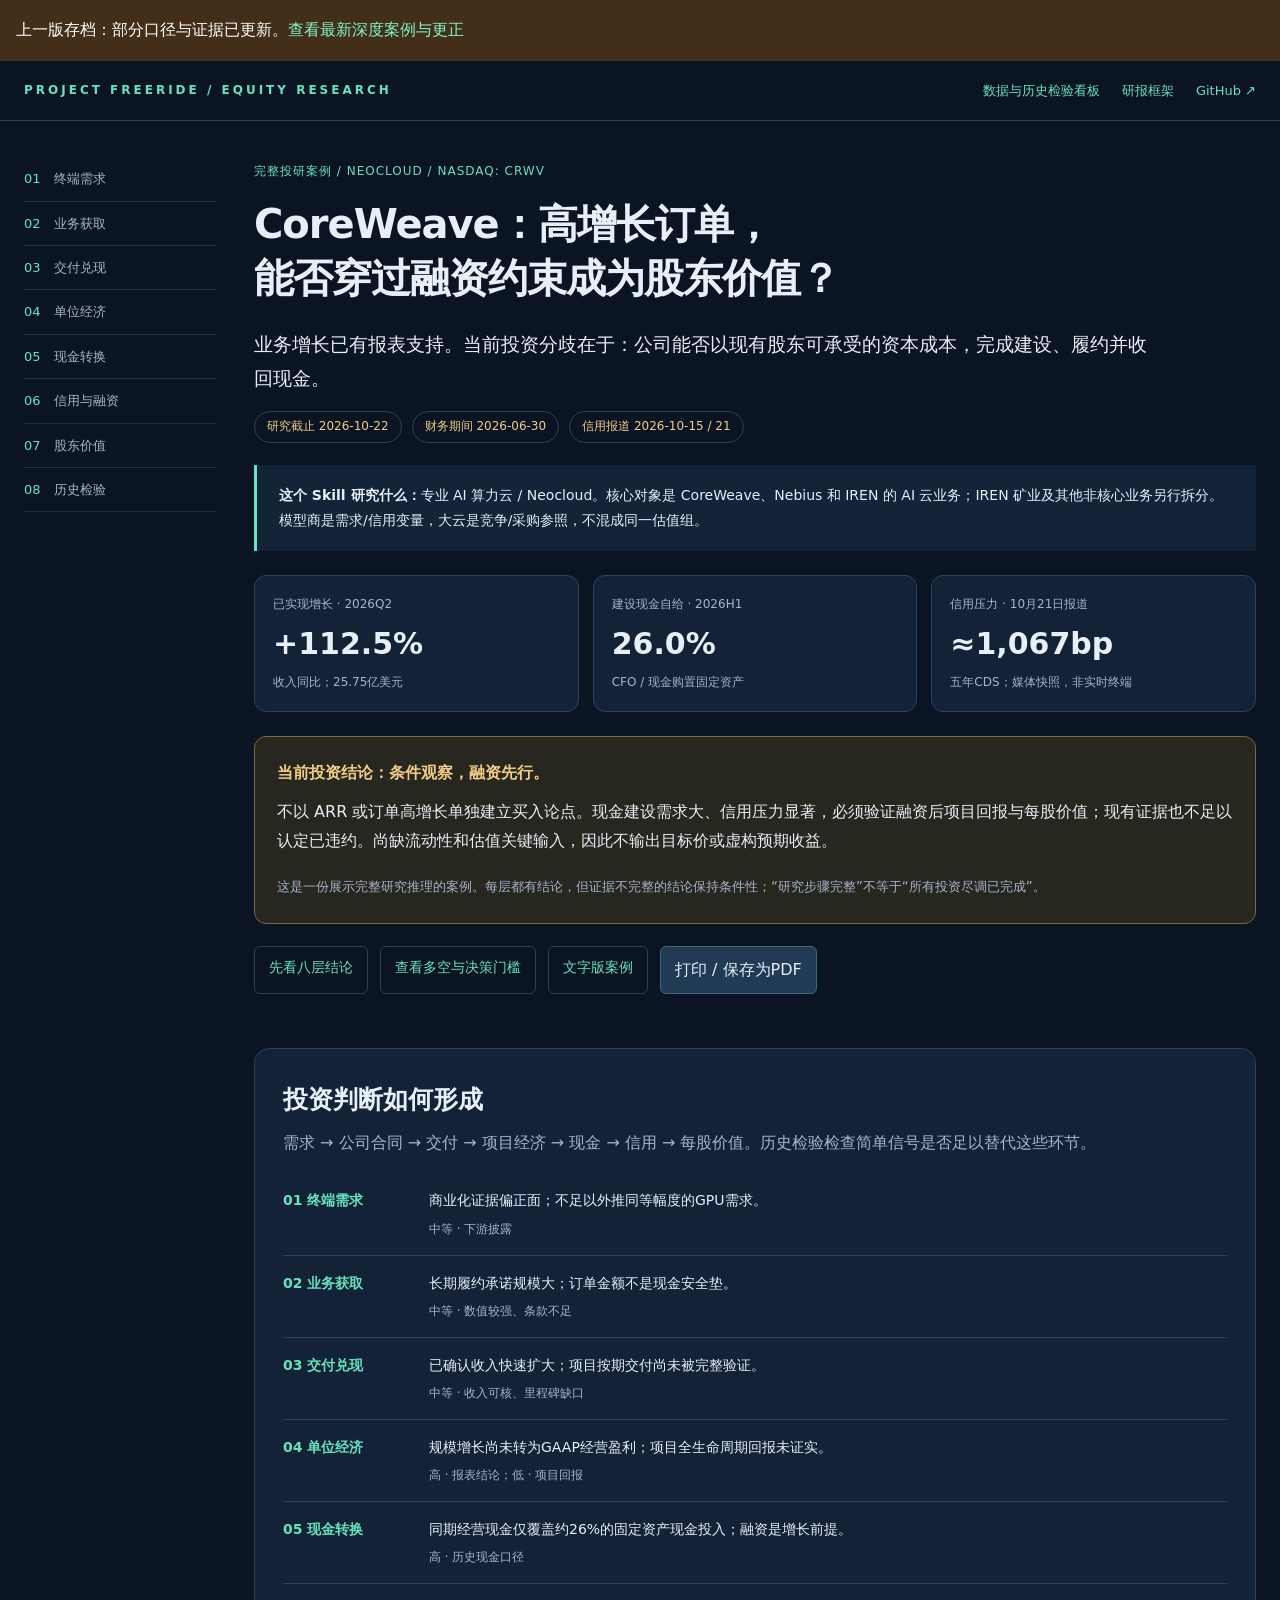
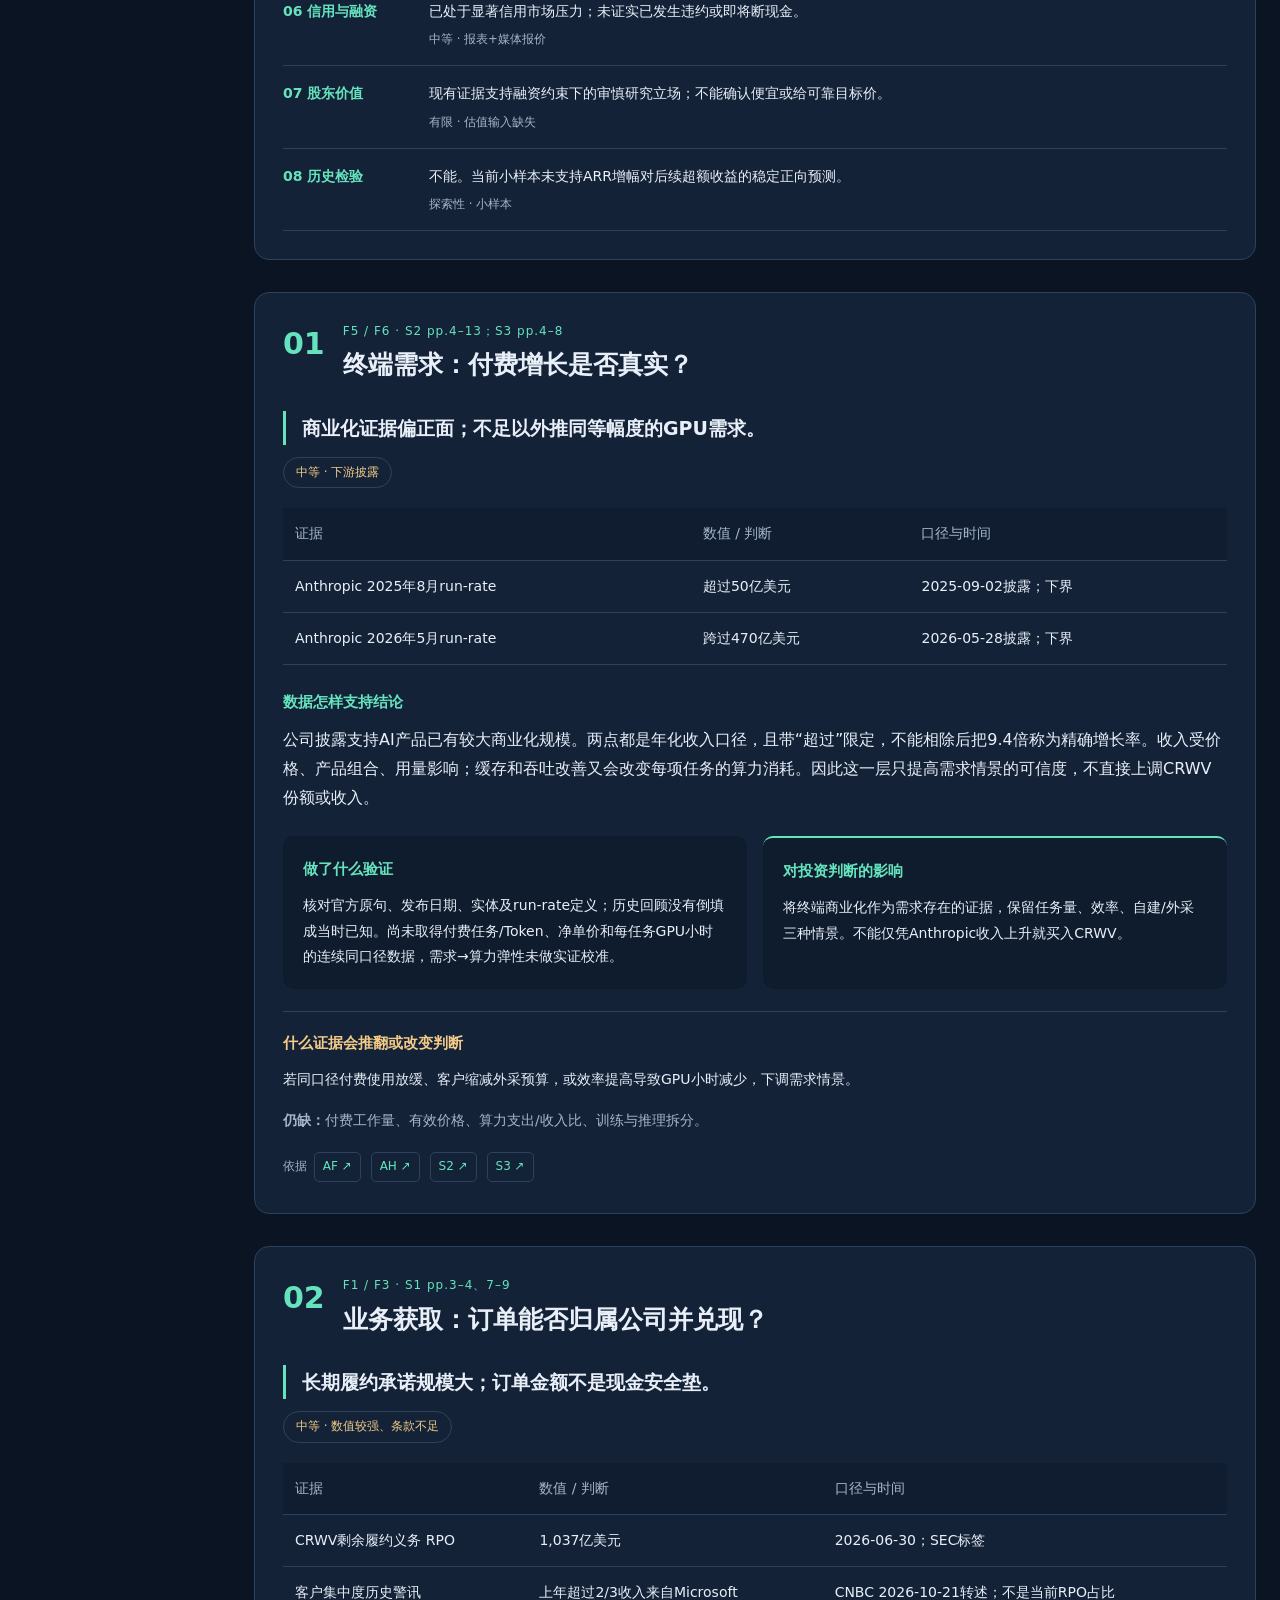
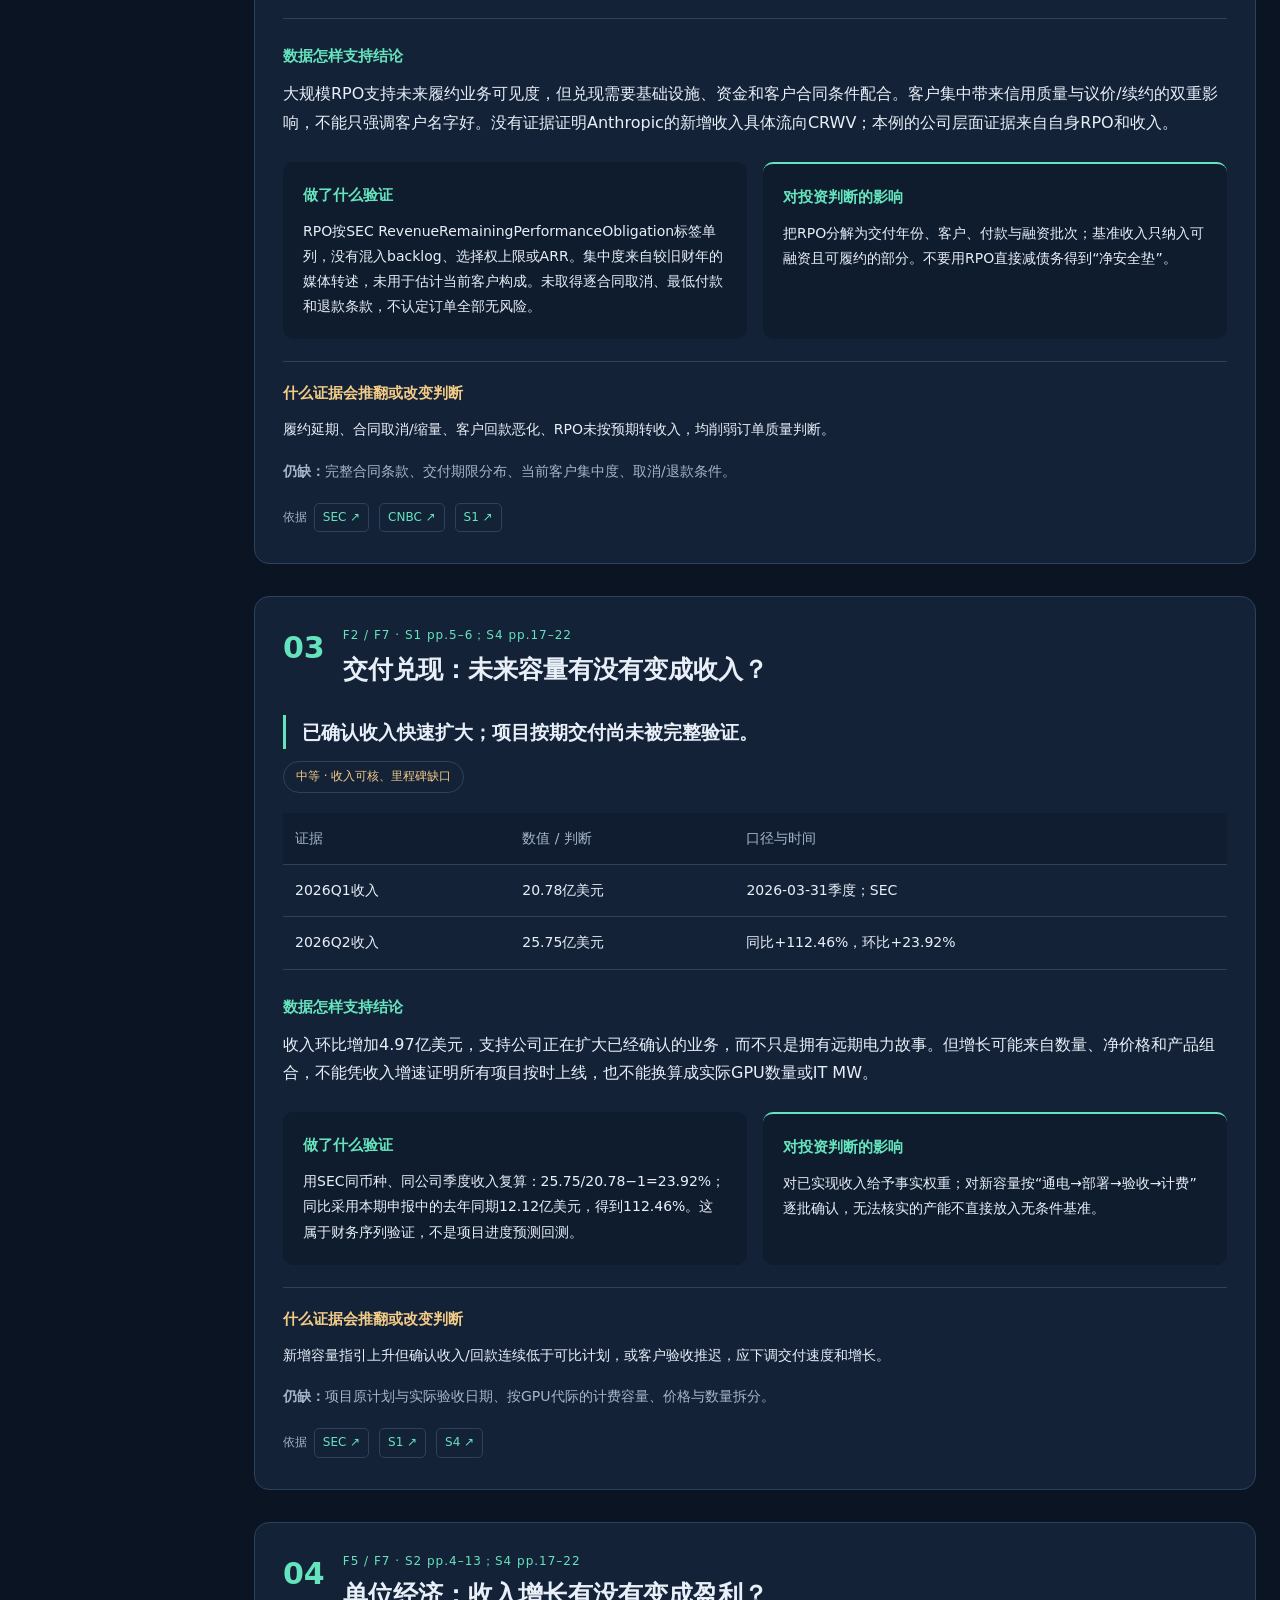
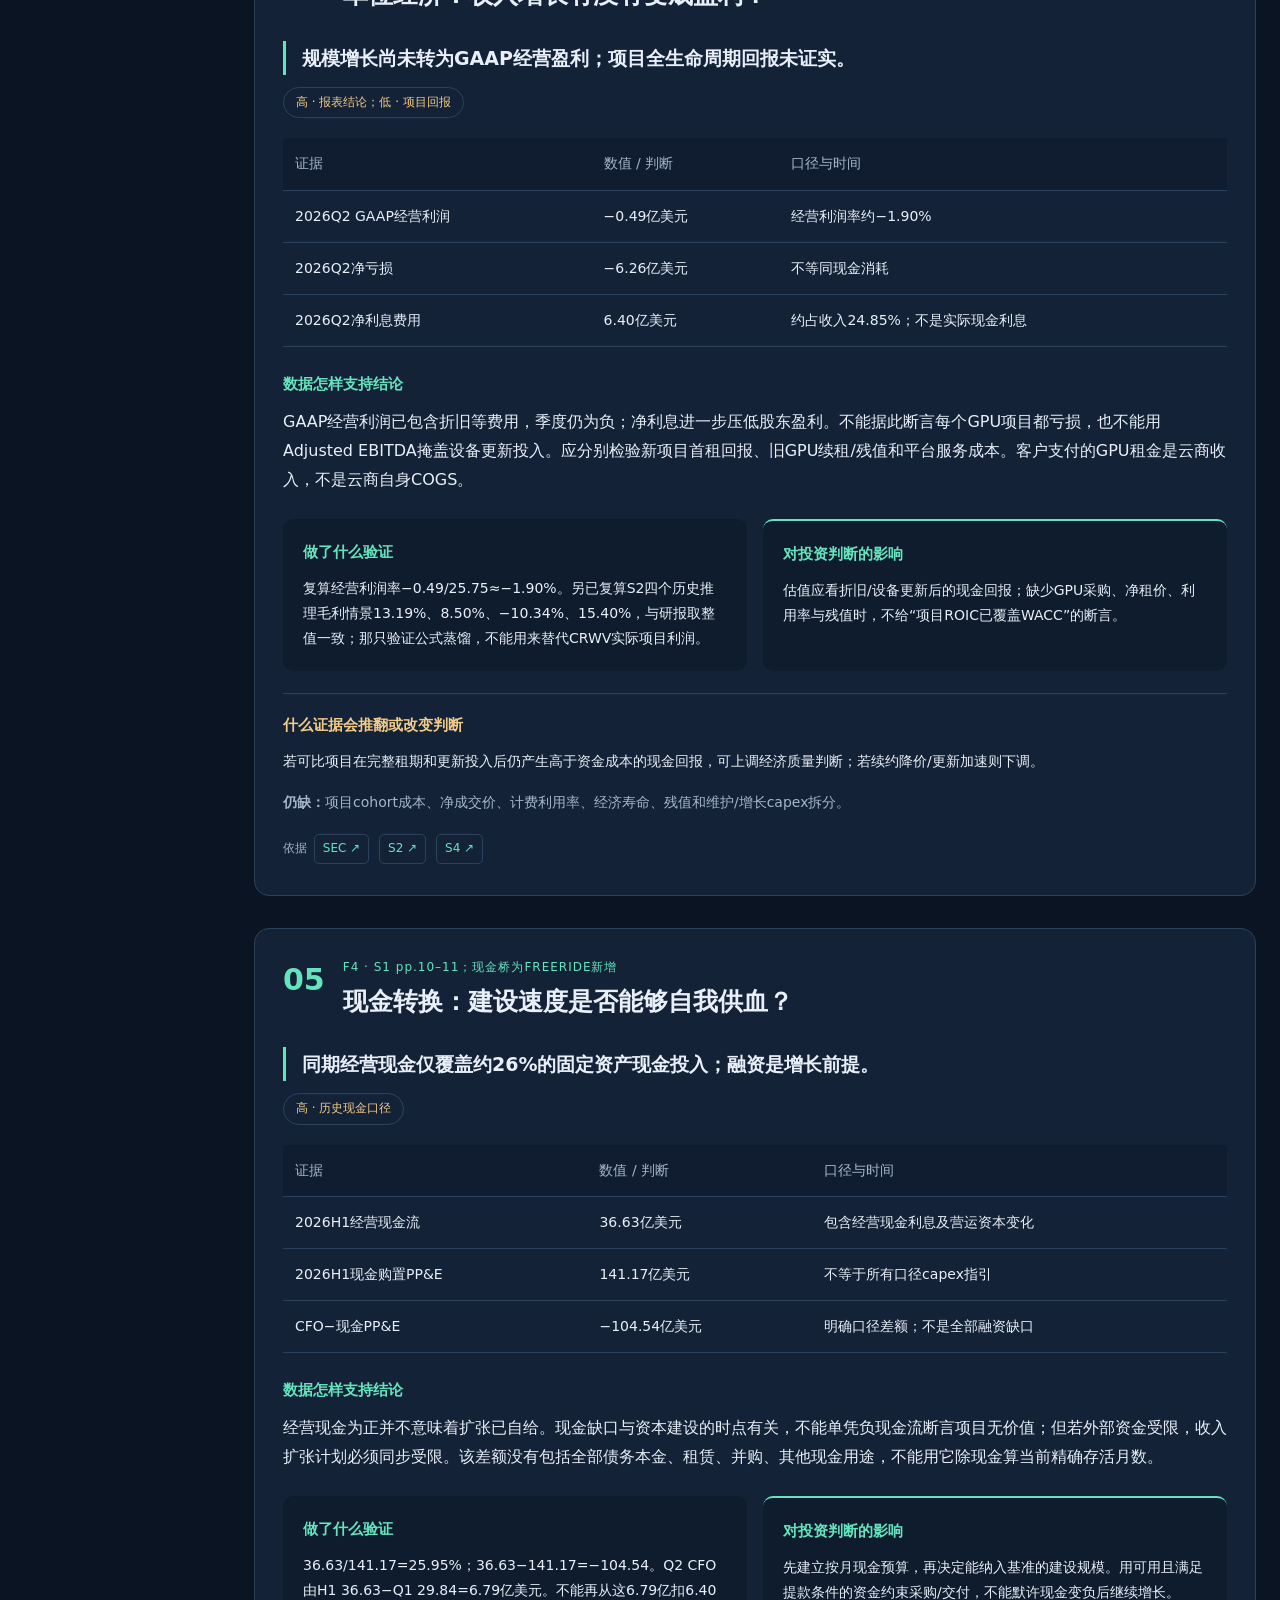
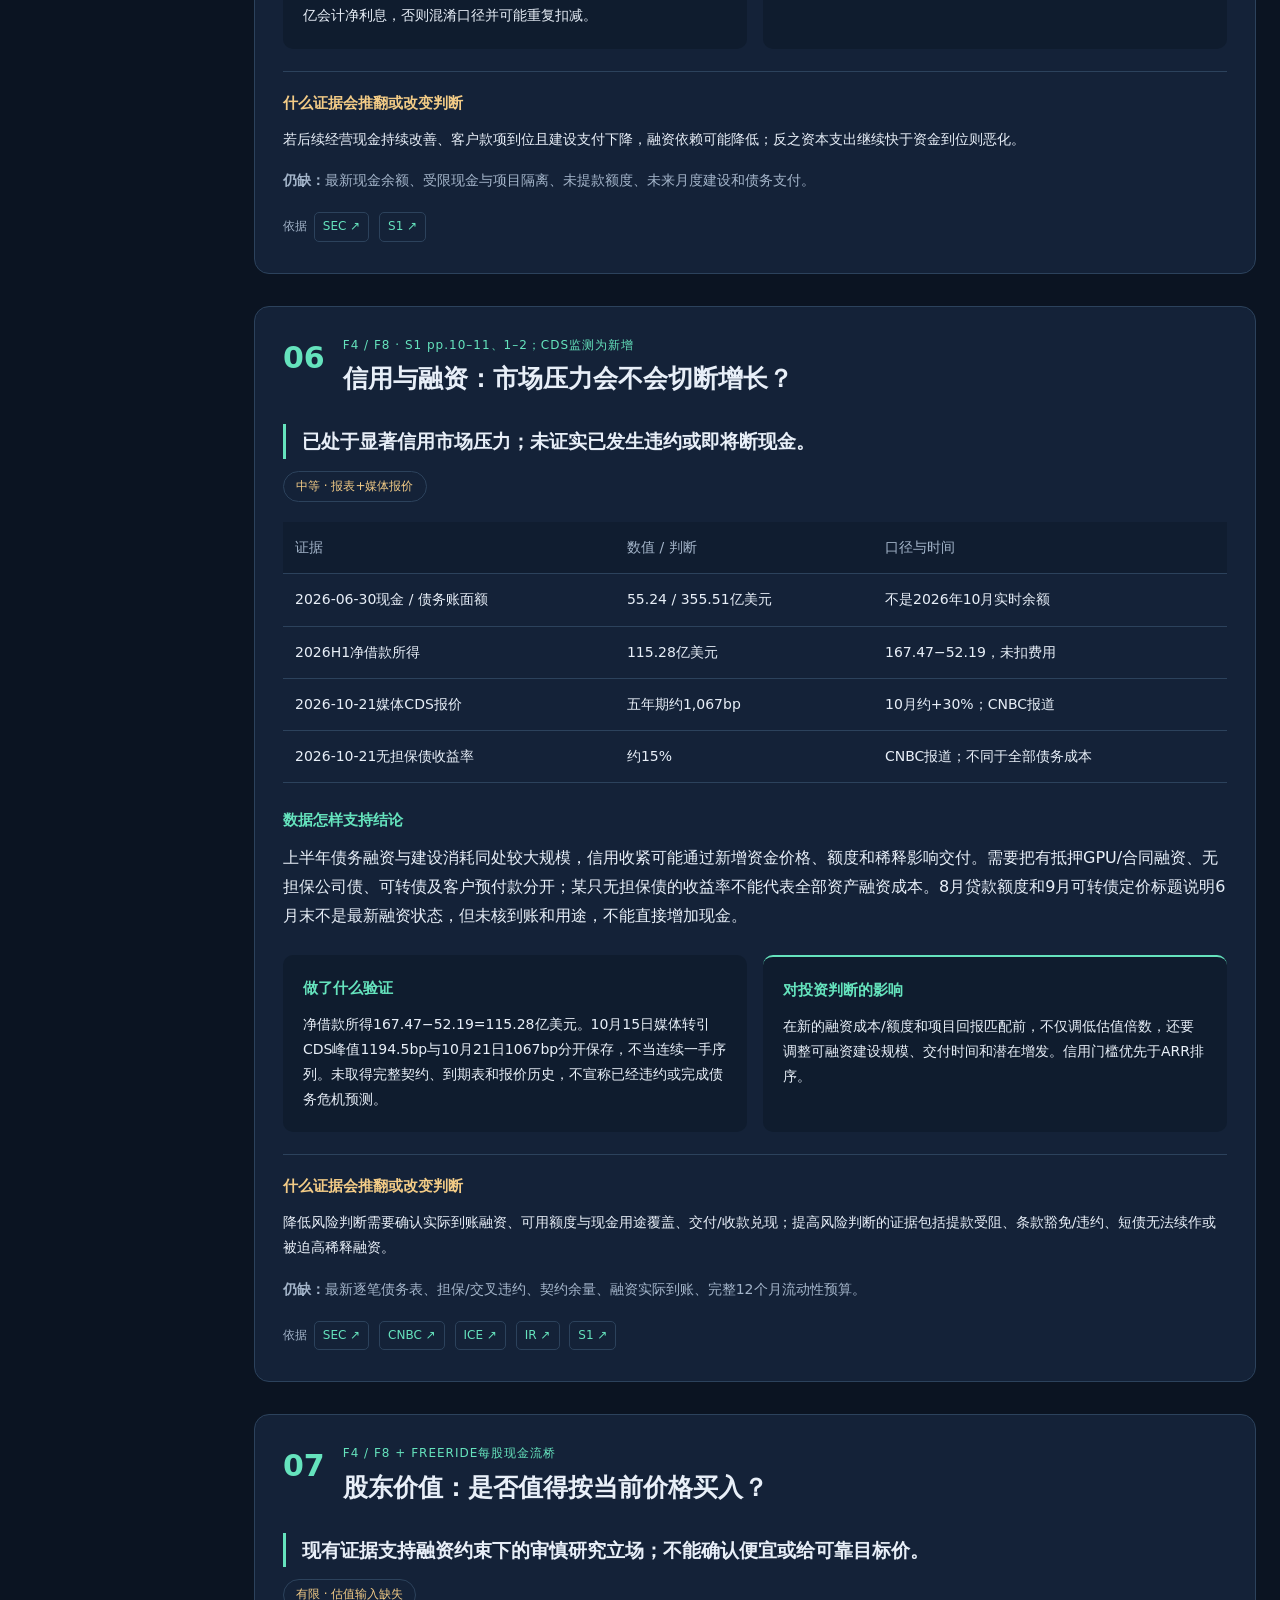
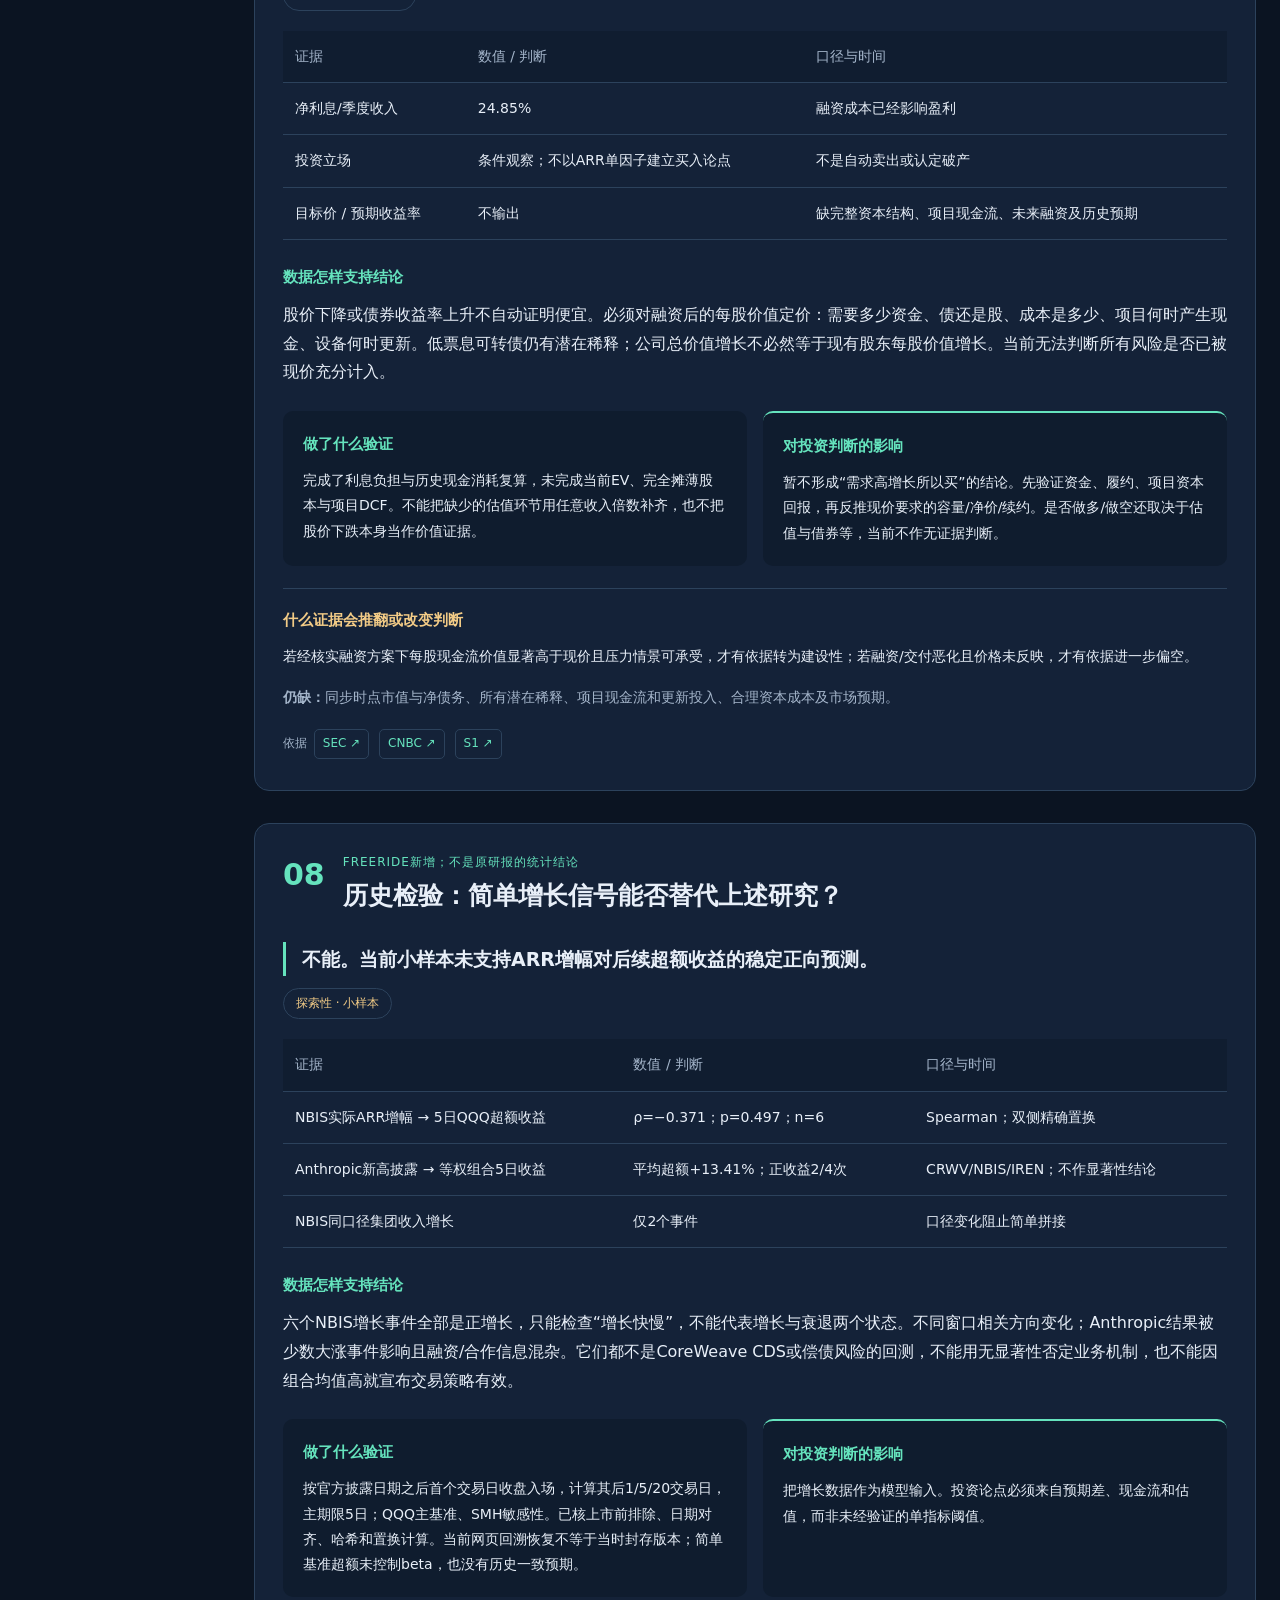
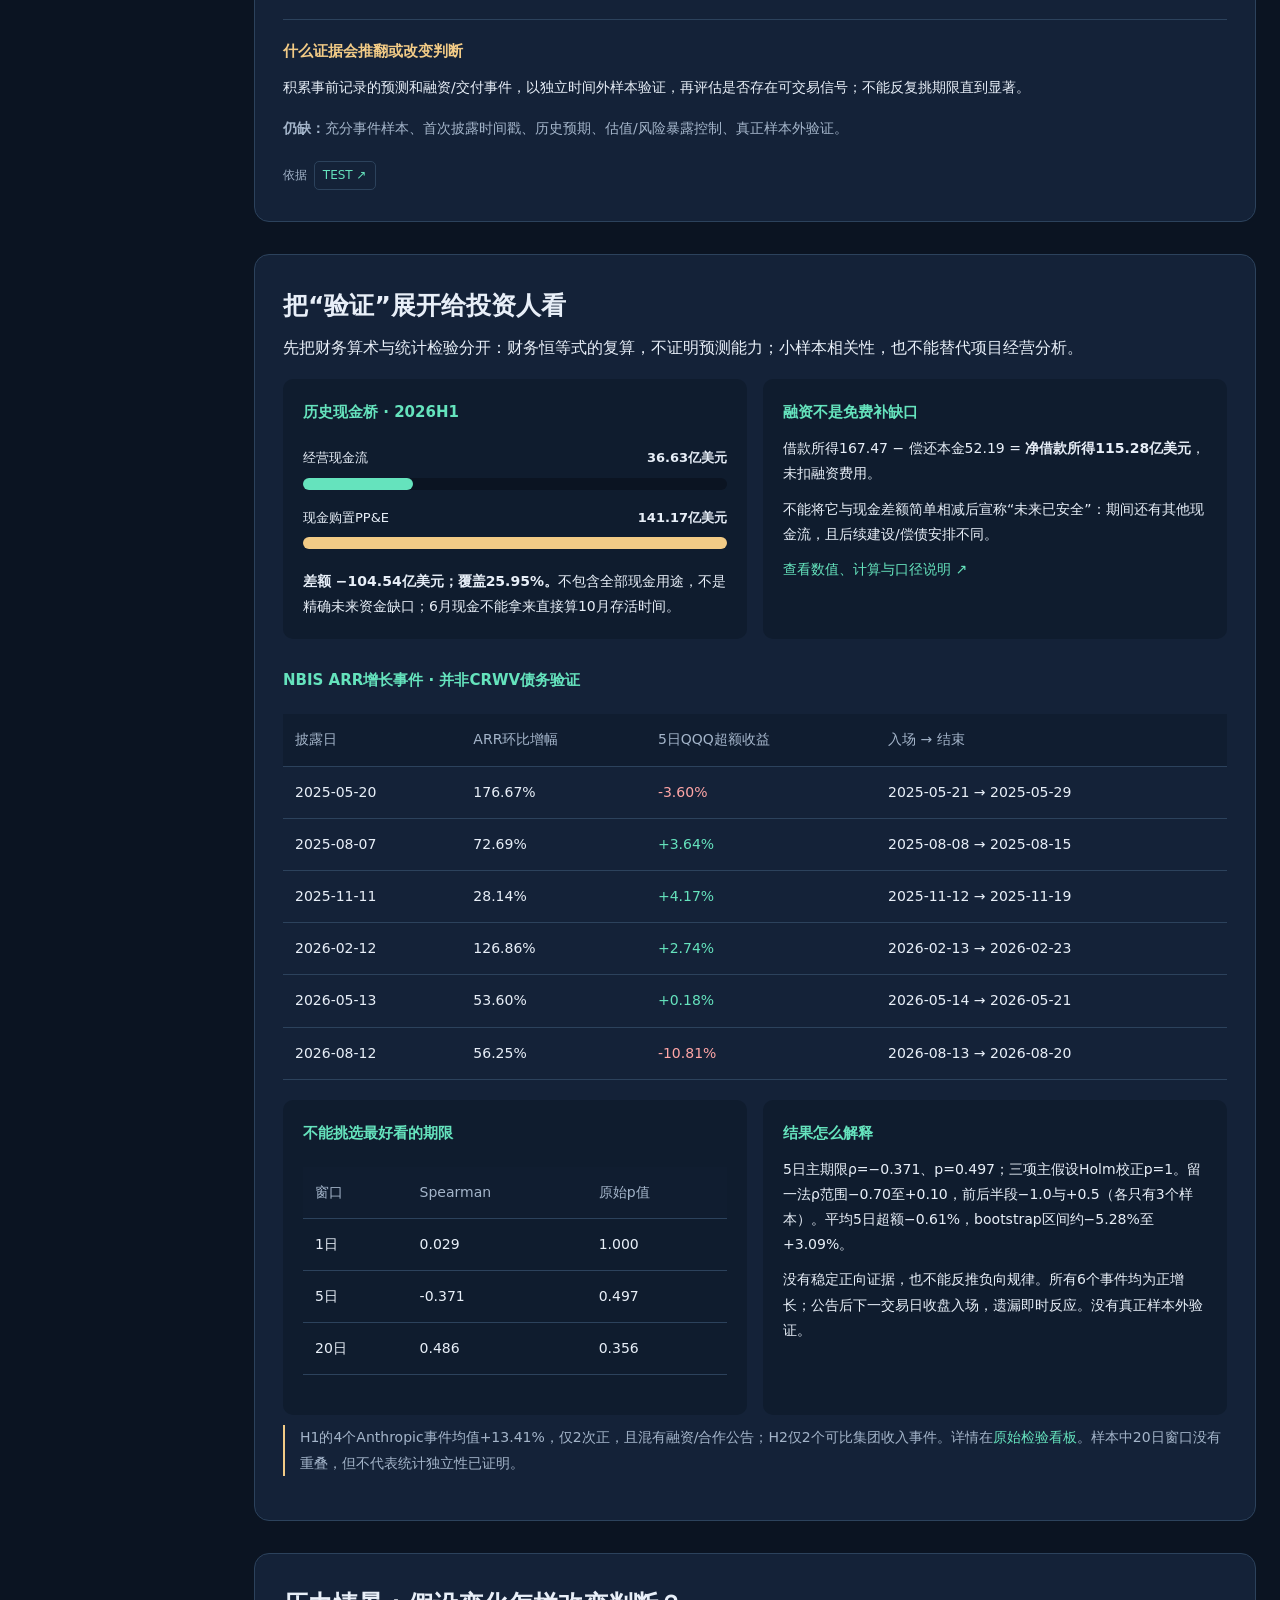
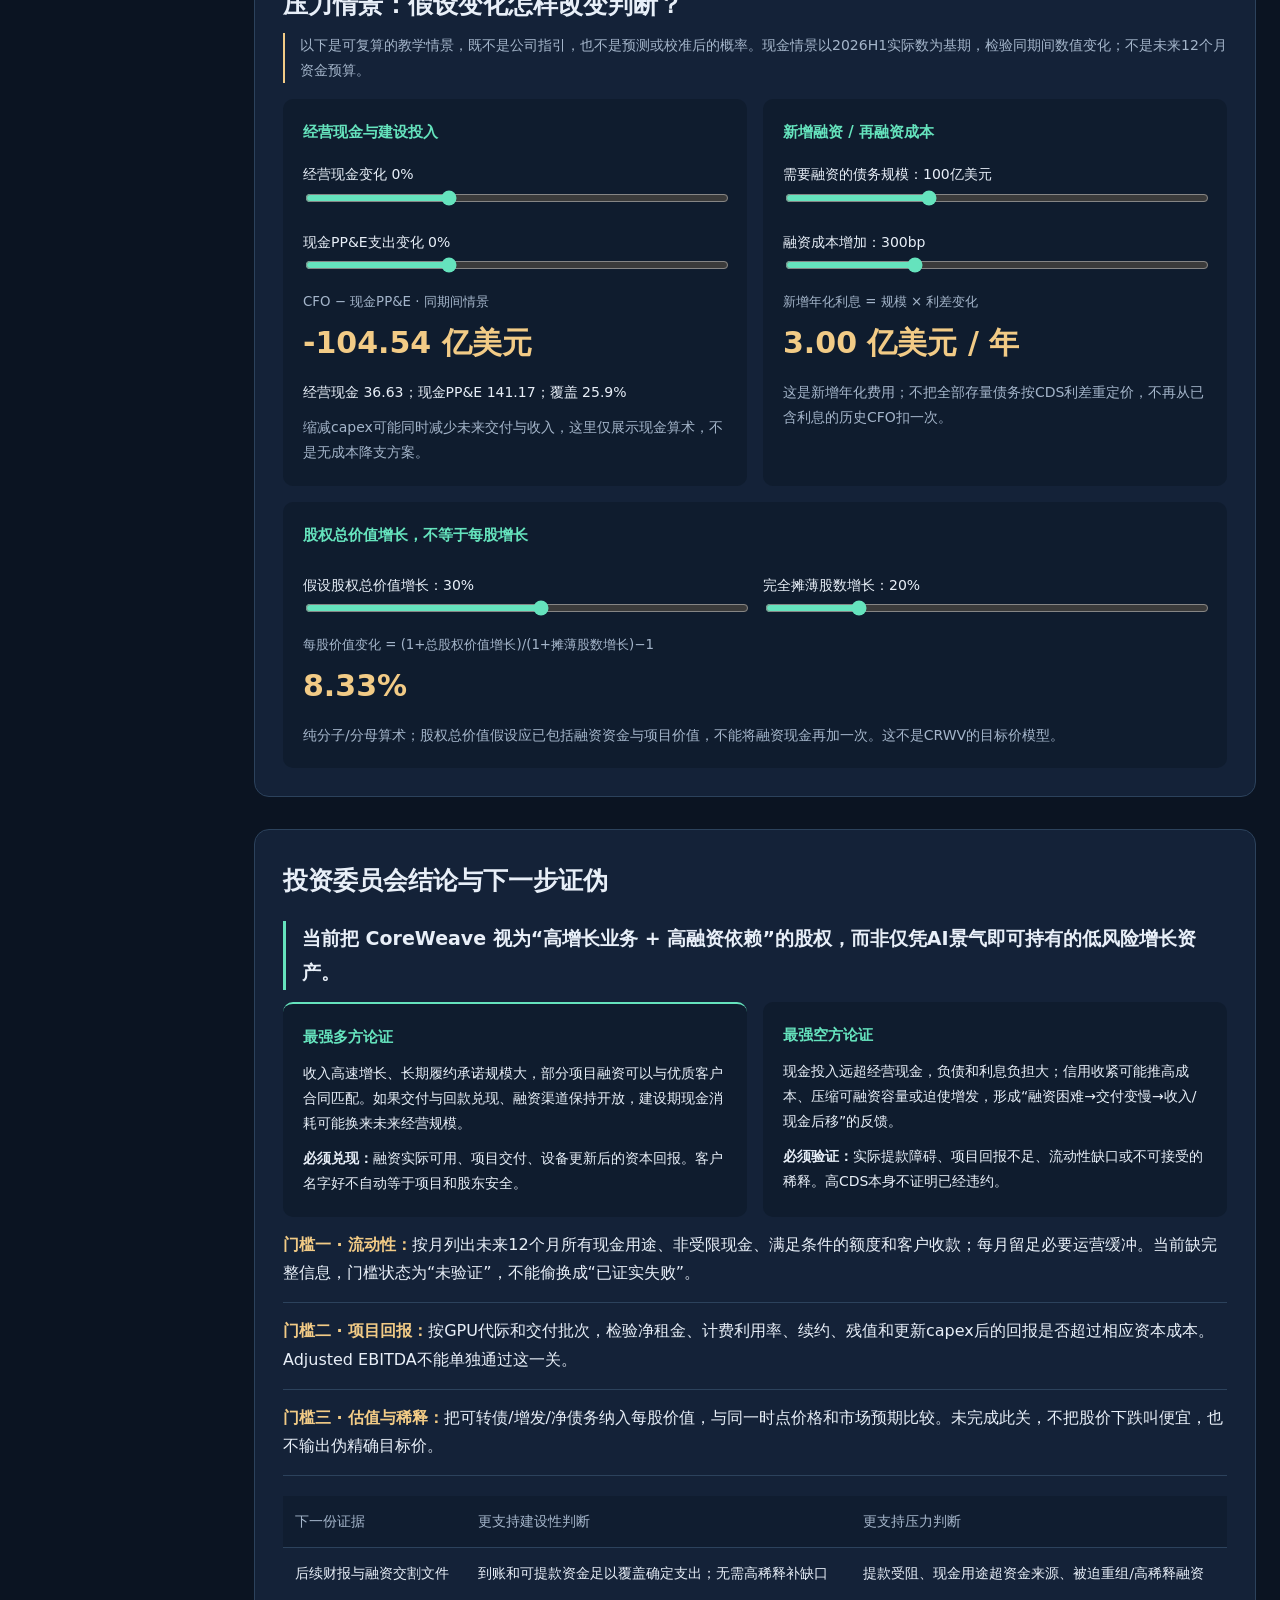
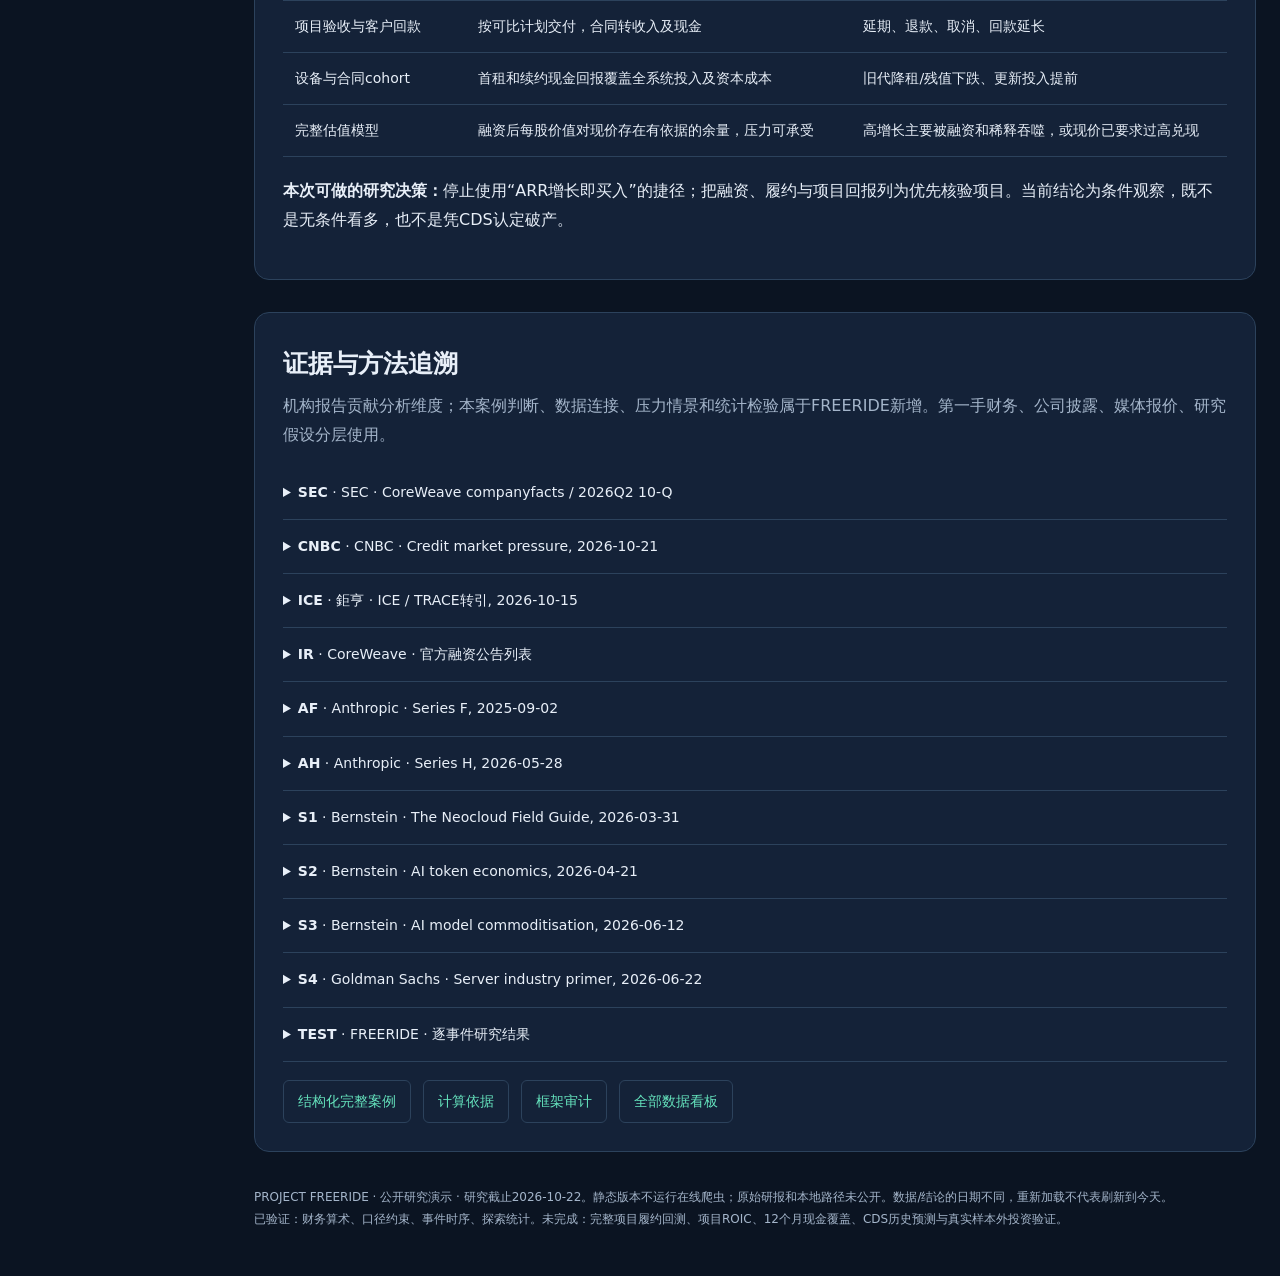
<file: case-v1.html>
<!doctype html><html lang="zh-CN"><head><meta charset="utf-8"><meta name="viewport" content="width=device-width,initial-scale=1"><meta name="description" content="PROJECT FREERIDE完整Neocloud投资案例：CoreWeave需求、合同、交付、单位经济、现金、信用、股东价值与历史验证。"><title>CoreWeave 完整投资案例 · PROJECT FREERIDE</title>
<style>
:root{--bg:#0b1422;--panel:#142238;--text:#e8eff8;--muted:#a4b5ca;--line:#2c425c;--green:#65e3bd;--amber:#f2cb86;--red:#ffa6a6}*{box-sizing:border-box}html{scroll-behavior:smooth}body{margin:0;background:var(--bg);color:var(--text);font:16px/1.8 system-ui,"Microsoft YaHei",sans-serif}a{color:var(--green);text-decoration:none}a:hover{text-decoration:underline}header{border-bottom:1px solid var(--line);padding:18px max(24px,calc((100vw - 1320px)/2));display:flex;justify-content:space-between;align-items:center;gap:20px}.brand{font-size:12px;letter-spacing:3px;font-weight:700}.toplinks{display:flex;gap:22px;font-size:13px}.shell{max-width:1320px;padding:36px 24px;margin:auto;display:grid;grid-template-columns:192px minmax(0,1fr);gap:38px}aside{position:sticky;top:22px;height:fit-content;font-size:13px}aside a{display:flex;gap:13px;color:var(--muted);padding:10px 0;border-bottom:1px solid #203047}aside a:hover{color:var(--green)}aside span{font-variant-numeric:tabular-nums;color:var(--green)}.hero{padding:4px 0 22px}.eyebrow,.kicker{font-size:12px;color:var(--green);letter-spacing:1px}h1{font-size:40px;line-height:1.35;letter-spacing:-1px;margin:14px 0 22px;max-width:900px}h2{font-size:25px;line-height:1.45;margin:5px 0}h3{font-size:15px;color:var(--green);margin:0 0 8px}p{margin:10px 0 16px}.lead{font-size:19px;line-height:1.8;max-width:900px}.muted,small{color:var(--muted)}.meta{display:flex;gap:10px;flex-wrap:wrap}.badge,.tag{border:1px solid var(--line);border-radius:20px;padding:4px 12px;font-size:12px;display:inline-block;color:var(--amber)}.scope{background:#132338;border-left:3px solid var(--green);padding:18px 22px;margin:22px 0;font-size:14px}.metrics{display:grid;grid-template-columns:repeat(3,1fr);gap:14px;margin:24px 0}.metric{border:1px solid var(--line);border-radius:12px;padding:18px;background:var(--panel)}.metric strong{display:block;font-size:30px;line-height:1.4;margin:7px 0}.metric small{font-size:12px;display:block}.judgment{border:1px solid #7c6644;background:#27261f;border-radius:12px;padding:22px;margin:22px 0}.judgment b{color:var(--amber)}.layer{margin:32px 0;border:1px solid var(--line);border-radius:15px;padding:28px;background:var(--panel);scroll-margin-top:24px}.sectiontop{display:flex;gap:18px;align-items:flex-start}.index{font-size:30px;color:var(--green);font-weight:650;line-height:1.5}.verdict{font-size:19px;font-weight:650;border-left:3px solid var(--green);padding-left:16px;margin:22px 0 12px}.tablewrap{overflow-x:auto;margin:20px 0}table{width:100%;border-collapse:collapse;font-size:14px}th,td{text-align:left;padding:13px 12px;border-bottom:1px solid var(--line);vertical-align:top}th{font-weight:500;color:var(--muted);background:#101d30}td:nth-child(2){font-variant-numeric:tabular-nums}.twocol{display:grid;grid-template-columns:1fr 1fr;gap:16px}.box{background:#0f1c2e;padding:20px;border-radius:10px}.box p{font-size:14px;margin-bottom:0}.decision{border-top:2px solid var(--green)}.analysis{margin:24px 0}.counter{margin-top:22px;border-top:1px solid var(--line);padding-top:18px;font-size:14px}.counter h3{color:var(--amber)}.sourceline{font-size:12px;color:var(--muted);margin-top:16px}.ref{border:1px solid var(--line);padding:3px 8px;border-radius:5px;margin:3px;display:inline-block}.maprow{display:grid;grid-template-columns:130px 1fr;gap:5px 16px;padding:15px 0;border-bottom:1px solid var(--line);color:var(--text);font-size:14px}.maprow small{grid-column:2}.maprow b{color:var(--green)}.negative{color:var(--red)}.positive{color:var(--green)}.note{font-size:14px;color:var(--muted);border-left:2px solid var(--amber);padding-left:15px}details{border-bottom:1px solid var(--line);padding:14px 0;font-size:14px}summary{cursor:pointer}.step{padding:14px 0;border-bottom:1px solid var(--line)}.step b{color:var(--amber)}input[type=range]{width:100%;accent-color:var(--green)}label{display:block;font-size:14px;margin:16px 0 6px}.calcnum{font-size:30px;color:var(--amber);font-weight:700}button{background:#203b53;border:1px solid #416680;color:var(--text);padding:9px 14px;border-radius:6px;cursor:pointer;font:inherit}.buttonrow{display:flex;gap:12px;flex-wrap:wrap;margin-top:18px}.buttonrow a{border:1px solid var(--line);padding:8px 14px;border-radius:6px;font-size:14px}.bars{margin:20px 0}.barlabel{display:flex;justify-content:space-between;font-size:13px}.track{height:12px;background:#0b1422;border-radius:6px;margin:8px 0 16px}.fill{height:100%;border-radius:6px;background:var(--green)}footer{margin:35px 0 10px;font-size:12px;color:var(--muted)}@media(max-width:1000px){.shell{grid-template-columns:minmax(0,1fr);gap:14px}main,aside{min-width:0}aside{position:static;display:flex;gap:14px;overflow-x:auto}aside a{white-space:nowrap}.metrics{gap:10px}h1{font-size:34px}}@media(max-width:650px){header{align-items:flex-start;flex-direction:column;padding:16px}.shell{padding:20px 16px}.layer{padding:19px}.twocol,.metrics{grid-template-columns:1fr}.maprow{grid-template-columns:1fr}.maprow small{grid-column:1}h1{font-size:29px}h2{font-size:22px}.lead{font-size:17px}th,td{min-width:110px}.toplinks{gap:15px}}@media print{body{background:white;color:#111}header,aside,.buttonrow{display:none}.shell{display:block;max-width:none}.layer,.box,.scope,.judgment,.metric{background:white;border-color:#ccc;break-inside:avoid}.muted,small,th{color:#444}h3,.kicker,a,.positive,.negative,.verdict,.index{color:#222}.track{background:#ddd}input{display:none}}
body{overflow-wrap:anywhere}.box,.layer{min-width:0}.tablewrap,aside{max-width:100%}</style></head><body><div style="padding:16px;background:#422e19;color:#fff">上一版存档：部分口径与证据已更新。<a href="index.html" style="color:#80f5ca">查看最新深度案例与更正</a></div><header><a class="brand" href="index.html">PROJECT FREERIDE / EQUITY RESEARCH</a><div class="toplinks"><a href="dashboard.html">数据与历史检验看板</a><a href="references/institutional-frameworks.html">研报框架</a><a href="https://github.com/Lancewang1/project-freeride-neocloud-demo">GitHub ↗</a></div></header>
<div class="shell"><aside><a href="#demand"><span>01</span>终端需求</a><a href="#contracts"><span>02</span>业务获取</a><a href="#delivery"><span>03</span>交付兑现</a><a href="#economics"><span>04</span>单位经济</a><a href="#cash"><span>05</span>现金转换</a><a href="#credit"><span>06</span>信用与融资</a><a href="#equity"><span>07</span>股东价值</a><a href="#history"><span>08</span>历史检验</a></aside><main>
<div class="hero"><div class="eyebrow">完整投研案例 / NEOCLOUD / NASDAQ: CRWV</div><h1>CoreWeave：高增长订单，<br>能否穿过融资约束成为股东价值？</h1><p class="lead">业务增长已有报表支持。当前投资分歧在于：公司能否以现有股东可承受的资本成本，完成建设、履约并收回现金。</p><div class="meta"><span class="tag">研究截止 2026-10-22</span><span class="tag">财务期间 2026-06-30</span><span class="tag">信用报道 2026-10-15 / 21</span></div>
<div class="scope"><b>这个 Skill 研究什么：</b>专业 AI 算力云 / Neocloud。核心对象是 CoreWeave、Nebius 和 IREN 的 AI 云业务；IREN 矿业及其他非核心业务另行拆分。模型商是需求/信用变量，大云是竞争/采购参照，不混成同一估值组。</div>
<div class="metrics"><div class="metric"><small>已实现增长 · 2026Q2</small><strong>+112.5%</strong><small>收入同比；25.75亿美元</small></div><div class="metric"><small>建设现金自给 · 2026H1</small><strong>26.0%</strong><small>CFO / 现金购置固定资产</small></div><div class="metric"><small>信用压力 · 10月21日报道</small><strong>≈1,067bp</strong><small>五年CDS；媒体快照，非实时终端</small></div></div>
<div class="judgment"><b>当前投资结论：条件观察，融资先行。</b><p>不以 ARR 或订单高增长单独建立买入论点。现金建设需求大、信用压力显著，必须验证融资后项目回报与每股价值；现有证据也不足以认定已违约。尚缺流动性和估值关键输入，因此不输出目标价或虚构预期收益。</p><small>这是一份展示完整研究推理的案例。每层都有结论，但证据不完整的结论保持条件性；“研究步骤完整”不等于“所有投资尽调已完成”。</small></div>
<div class="buttonrow"><a href="#case-map">先看八层结论</a><a href="#decision">查看多空与决策门槛</a><a href="coreweave-case.md">文字版案例</a><button onclick="window.print()">打印 / 保存为PDF</button></div></div>
<section id="case-map" class="layer"><h2>投资判断如何形成</h2><p class="muted">需求 → 公司合同 → 交付 → 项目经济 → 现金 → 信用 → 每股价值。历史检验检查简单信号是否足以替代这些环节。</p><a class="maprow" href="#demand"><b>01 终端需求</b><span>商业化证据偏正面；不足以外推同等幅度的GPU需求。</span><small>中等 · 下游披露</small></a><a class="maprow" href="#contracts"><b>02 业务获取</b><span>长期履约承诺规模大；订单金额不是现金安全垫。</span><small>中等 · 数值较强、条款不足</small></a><a class="maprow" href="#delivery"><b>03 交付兑现</b><span>已确认收入快速扩大；项目按期交付尚未被完整验证。</span><small>中等 · 收入可核、里程碑缺口</small></a><a class="maprow" href="#economics"><b>04 单位经济</b><span>规模增长尚未转为GAAP经营盈利；项目全生命周期回报未证实。</span><small>高 · 报表结论；低 · 项目回报</small></a><a class="maprow" href="#cash"><b>05 现金转换</b><span>同期经营现金仅覆盖约26%的固定资产现金投入；融资是增长前提。</span><small>高 · 历史现金口径</small></a><a class="maprow" href="#credit"><b>06 信用与融资</b><span>已处于显著信用市场压力；未证实已发生违约或即将断现金。</span><small>中等 · 报表+媒体报价</small></a><a class="maprow" href="#equity"><b>07 股东价值</b><span>现有证据支持融资约束下的审慎研究立场；不能确认便宜或给可靠目标价。</span><small>有限 · 估值输入缺失</small></a><a class="maprow" href="#history"><b>08 历史检验</b><span>不能。当前小样本未支持ARR增幅对后续超额收益的稳定正向预测。</span><small>探索性 · 小样本</small></a></section>
<section id="demand" class="layer">
 <div class="sectiontop"><span class="index">01</span><div><div class="kicker">F5 / F6 · S2 pp.4–13；S3 pp.4–8</div><h2>终端需求：付费增长是否真实？</h2></div></div>
 <p class="verdict">商业化证据偏正面；不足以外推同等幅度的GPU需求。</p><span class="badge">中等 · 下游披露</span>
 <div class="tablewrap"><table><thead><tr><th>证据</th><th>数值 / 判断</th><th>口径与时间</th></tr></thead><tbody><tr><td>Anthropic 2025年8月run-rate</td><td>超过50亿美元</td><td>2025-09-02披露；下界</td></tr><tr><td>Anthropic 2026年5月run-rate</td><td>跨过470亿美元</td><td>2026-05-28披露；下界</td></tr></tbody></table></div>
 <div class="analysis"><h3>数据怎样支持结论</h3><p>公司披露支持AI产品已有较大商业化规模。两点都是年化收入口径，且带“超过”限定，不能相除后把9.4倍称为精确增长率。收入受价格、产品组合、用量影响；缓存和吞吐改善又会改变每项任务的算力消耗。因此这一层只提高需求情景的可信度，不直接上调CRWV份额或收入。</p></div>
 <div class="twocol"><div class="box"><h3>做了什么验证</h3><p>核对官方原句、发布日期、实体及run-rate定义；历史回顾没有倒填成当时已知。尚未取得付费任务/Token、净单价和每任务GPU小时的连续同口径数据，需求→算力弹性未做实证校准。</p></div><div class="box decision"><h3>对投资判断的影响</h3><p>将终端商业化作为需求存在的证据，保留任务量、效率、自建/外采三种情景。不能仅凭Anthropic收入上升就买入CRWV。</p></div></div>
 <div class="counter"><h3>什么证据会推翻或改变判断</h3><p>若同口径付费使用放缓、客户缩减外采预算，或效率提高导致GPU小时减少，下调需求情景。</p><p class="muted"><b>仍缺：</b>付费工作量、有效价格、算力支出/收入比、训练与推理拆分。</p></div><div class="sourceline">依据 <a class="ref" href="https://www.anthropic.com/news/anthropic-raises-series-f-at-usd183b-post-money-valuation" target="_blank" rel="noopener">AF ↗</a> <a class="ref" href="https://www.anthropic.com/news/series-h" target="_blank" rel="noopener">AH ↗</a> <a class="ref" href="references/sources.html" target="_blank" rel="noopener">S2 ↗</a> <a class="ref" href="references/sources.html" target="_blank" rel="noopener">S3 ↗</a></div>
 </section><section id="contracts" class="layer">
 <div class="sectiontop"><span class="index">02</span><div><div class="kicker">F1 / F3 · S1 pp.3–4、7–9</div><h2>业务获取：订单能否归属公司并兑现？</h2></div></div>
 <p class="verdict">长期履约承诺规模大；订单金额不是现金安全垫。</p><span class="badge">中等 · 数值较强、条款不足</span>
 <div class="tablewrap"><table><thead><tr><th>证据</th><th>数值 / 判断</th><th>口径与时间</th></tr></thead><tbody><tr><td>CRWV剩余履约义务 RPO</td><td>1,037亿美元</td><td>2026-06-30；SEC标签</td></tr><tr><td>客户集中度历史警讯</td><td>上年超过2/3收入来自Microsoft</td><td>CNBC 2026-10-21转述；不是当前RPO占比</td></tr></tbody></table></div>
 <div class="analysis"><h3>数据怎样支持结论</h3><p>大规模RPO支持未来履约业务可见度，但兑现需要基础设施、资金和客户合同条件配合。客户集中带来信用质量与议价/续约的双重影响，不能只强调客户名字好。没有证据证明Anthropic的新增收入具体流向CRWV；本例的公司层面证据来自自身RPO和收入。</p></div>
 <div class="twocol"><div class="box"><h3>做了什么验证</h3><p>RPO按SEC RevenueRemainingPerformanceObligation标签单列，没有混入backlog、选择权上限或ARR。集中度来自较旧财年的媒体转述，未用于估计当前客户构成。未取得逐合同取消、最低付款和退款条款，不认定订单全部无风险。</p></div><div class="box decision"><h3>对投资判断的影响</h3><p>把RPO分解为交付年份、客户、付款与融资批次；基准收入只纳入可融资且可履约的部分。不要用RPO直接减债务得到“净安全垫”。</p></div></div>
 <div class="counter"><h3>什么证据会推翻或改变判断</h3><p>履约延期、合同取消/缩量、客户回款恶化、RPO未按预期转收入，均削弱订单质量判断。</p><p class="muted"><b>仍缺：</b>完整合同条款、交付期限分布、当前客户集中度、取消/退款条件。</p></div><div class="sourceline">依据 <a class="ref" href="https://data.sec.gov/api/xbrl/companyfacts/CIK0001769628.json" target="_blank" rel="noopener">SEC ↗</a> <a class="ref" href="https://www.cnbc.com/2026/10/21/coreweaves-market-confidence-erodes-as-bond-yields-spike-stock-sinks.html" target="_blank" rel="noopener">CNBC ↗</a> <a class="ref" href="references/sources.html" target="_blank" rel="noopener">S1 ↗</a></div>
 </section><section id="delivery" class="layer">
 <div class="sectiontop"><span class="index">03</span><div><div class="kicker">F2 / F7 · S1 pp.5–6；S4 pp.17–22</div><h2>交付兑现：未来容量有没有变成收入？</h2></div></div>
 <p class="verdict">已确认收入快速扩大；项目按期交付尚未被完整验证。</p><span class="badge">中等 · 收入可核、里程碑缺口</span>
 <div class="tablewrap"><table><thead><tr><th>证据</th><th>数值 / 判断</th><th>口径与时间</th></tr></thead><tbody><tr><td>2026Q1收入</td><td>20.78亿美元</td><td>2026-03-31季度；SEC</td></tr><tr><td>2026Q2收入</td><td>25.75亿美元</td><td>同比+112.46%，环比+23.92%</td></tr></tbody></table></div>
 <div class="analysis"><h3>数据怎样支持结论</h3><p>收入环比增加4.97亿美元，支持公司正在扩大已经确认的业务，而不只是拥有远期电力故事。但增长可能来自数量、净价格和产品组合，不能凭收入增速证明所有项目按时上线，也不能换算成实际GPU数量或IT MW。</p></div>
 <div class="twocol"><div class="box"><h3>做了什么验证</h3><p>用SEC同币种、同公司季度收入复算：25.75/20.78−1=23.92%；同比采用本期申报中的去年同期12.12亿美元，得到112.46%。这属于财务序列验证，不是项目进度预测回测。</p></div><div class="box decision"><h3>对投资判断的影响</h3><p>对已实现收入给予事实权重；对新容量按“通电→部署→验收→计费”逐批确认，无法核实的产能不直接放入无条件基准。</p></div></div>
 <div class="counter"><h3>什么证据会推翻或改变判断</h3><p>新增容量指引上升但确认收入/回款连续低于可比计划，或客户验收推迟，应下调交付速度和增长。</p><p class="muted"><b>仍缺：</b>项目原计划与实际验收日期、按GPU代际的计费容量、价格与数量拆分。</p></div><div class="sourceline">依据 <a class="ref" href="https://data.sec.gov/api/xbrl/companyfacts/CIK0001769628.json" target="_blank" rel="noopener">SEC ↗</a> <a class="ref" href="references/sources.html" target="_blank" rel="noopener">S1 ↗</a> <a class="ref" href="references/sources.html" target="_blank" rel="noopener">S4 ↗</a></div>
 </section><section id="economics" class="layer">
 <div class="sectiontop"><span class="index">04</span><div><div class="kicker">F5 / F7 · S2 pp.4–13；S4 pp.17–22</div><h2>单位经济：收入增长有没有变成盈利？</h2></div></div>
 <p class="verdict">规模增长尚未转为GAAP经营盈利；项目全生命周期回报未证实。</p><span class="badge">高 · 报表结论；低 · 项目回报</span>
 <div class="tablewrap"><table><thead><tr><th>证据</th><th>数值 / 判断</th><th>口径与时间</th></tr></thead><tbody><tr><td>2026Q2 GAAP经营利润</td><td>−0.49亿美元</td><td>经营利润率约−1.90%</td></tr><tr><td>2026Q2净亏损</td><td>−6.26亿美元</td><td>不等同现金消耗</td></tr><tr><td>2026Q2净利息费用</td><td>6.40亿美元</td><td>约占收入24.85%；不是实际现金利息</td></tr></tbody></table></div>
 <div class="analysis"><h3>数据怎样支持结论</h3><p>GAAP经营利润已包含折旧等费用，季度仍为负；净利息进一步压低股东盈利。不能据此断言每个GPU项目都亏损，也不能用Adjusted EBITDA掩盖设备更新投入。应分别检验新项目首租回报、旧GPU续租/残值和平台服务成本。客户支付的GPU租金是云商收入，不是云商自身COGS。</p></div>
 <div class="twocol"><div class="box"><h3>做了什么验证</h3><p>复算经营利润率−0.49/25.75≈−1.90%。另已复算S2四个历史推理毛利情景13.19%、8.50%、−10.34%、15.40%，与研报取整值一致；那只验证公式蒸馏，不能用来替代CRWV实际项目利润。</p></div><div class="box decision"><h3>对投资判断的影响</h3><p>估值应看折旧/设备更新后的现金回报；缺少GPU采购、净租价、利用率与残值时，不给“项目ROIC已覆盖WACC”的断言。</p></div></div>
 <div class="counter"><h3>什么证据会推翻或改变判断</h3><p>若可比项目在完整租期和更新投入后仍产生高于资金成本的现金回报，可上调经济质量判断；若续约降价/更新加速则下调。</p><p class="muted"><b>仍缺：</b>项目cohort成本、净成交价、计费利用率、经济寿命、残值和维护/增长capex拆分。</p></div><div class="sourceline">依据 <a class="ref" href="https://data.sec.gov/api/xbrl/companyfacts/CIK0001769628.json" target="_blank" rel="noopener">SEC ↗</a> <a class="ref" href="references/sources.html" target="_blank" rel="noopener">S2 ↗</a> <a class="ref" href="references/sources.html" target="_blank" rel="noopener">S4 ↗</a></div>
 </section><section id="cash" class="layer">
 <div class="sectiontop"><span class="index">05</span><div><div class="kicker">F4 · S1 pp.10–11；现金桥为FREERIDE新增</div><h2>现金转换：建设速度是否能够自我供血？</h2></div></div>
 <p class="verdict">同期经营现金仅覆盖约26%的固定资产现金投入；融资是增长前提。</p><span class="badge">高 · 历史现金口径</span>
 <div class="tablewrap"><table><thead><tr><th>证据</th><th>数值 / 判断</th><th>口径与时间</th></tr></thead><tbody><tr><td>2026H1经营现金流</td><td>36.63亿美元</td><td>包含经营现金利息及营运资本变化</td></tr><tr><td>2026H1现金购置PP&amp;E</td><td>141.17亿美元</td><td>不等于所有口径capex指引</td></tr><tr><td>CFO−现金PP&amp;E</td><td>−104.54亿美元</td><td>明确口径差额；不是全部融资缺口</td></tr></tbody></table></div>
 <div class="analysis"><h3>数据怎样支持结论</h3><p>经营现金为正并不意味着扩张已自给。现金缺口与资本建设的时点有关，不能单凭负现金流断言项目无价值；但若外部资金受限，收入扩张计划必须同步受限。该差额没有包括全部债务本金、租赁、并购、其他现金用途，不能用它除现金算当前精确存活月数。</p></div>
 <div class="twocol"><div class="box"><h3>做了什么验证</h3><p>36.63/141.17=25.95%；36.63−141.17=−104.54。Q2 CFO由H1 36.63−Q1 29.84=6.79亿美元。不能再从这6.79亿扣6.40亿会计净利息，否则混淆口径并可能重复扣减。</p></div><div class="box decision"><h3>对投资判断的影响</h3><p>先建立按月现金预算，再决定能纳入基准的建设规模。用可用且满足提款条件的资金约束采购/交付，不能默许现金变负后继续增长。</p></div></div>
 <div class="counter"><h3>什么证据会推翻或改变判断</h3><p>若后续经营现金持续改善、客户款项到位且建设支付下降，融资依赖可能降低；反之资本支出继续快于资金到位则恶化。</p><p class="muted"><b>仍缺：</b>最新现金余额、受限现金与项目隔离、未提款额度、未来月度建设和债务支付。</p></div><div class="sourceline">依据 <a class="ref" href="https://data.sec.gov/api/xbrl/companyfacts/CIK0001769628.json" target="_blank" rel="noopener">SEC ↗</a> <a class="ref" href="references/sources.html" target="_blank" rel="noopener">S1 ↗</a></div>
 </section><section id="credit" class="layer">
 <div class="sectiontop"><span class="index">06</span><div><div class="kicker">F4 / F8 · S1 pp.10–11、1–2；CDS监测为新增</div><h2>信用与融资：市场压力会不会切断增长？</h2></div></div>
 <p class="verdict">已处于显著信用市场压力；未证实已发生违约或即将断现金。</p><span class="badge">中等 · 报表+媒体报价</span>
 <div class="tablewrap"><table><thead><tr><th>证据</th><th>数值 / 判断</th><th>口径与时间</th></tr></thead><tbody><tr><td>2026-06-30现金 / 债务账面额</td><td>55.24 / 355.51亿美元</td><td>不是2026年10月实时余额</td></tr><tr><td>2026H1净借款所得</td><td>115.28亿美元</td><td>167.47−52.19，未扣费用</td></tr><tr><td>2026-10-21媒体CDS报价</td><td>五年期约1,067bp</td><td>10月约+30%；CNBC报道</td></tr><tr><td>2026-10-21无担保债收益率</td><td>约15%</td><td>CNBC报道；不同于全部债务成本</td></tr></tbody></table></div>
 <div class="analysis"><h3>数据怎样支持结论</h3><p>上半年债务融资与建设消耗同处较大规模，信用收紧可能通过新增资金价格、额度和稀释影响交付。需要把有抵押GPU/合同融资、无担保公司债、可转债及客户预付款分开；某只无担保债的收益率不能代表全部资产融资成本。8月贷款额度和9月可转债定价标题说明6月末不是最新融资状态，但未核到账和用途，不能直接增加现金。</p></div>
 <div class="twocol"><div class="box"><h3>做了什么验证</h3><p>净借款所得167.47−52.19=115.28亿美元。10月15日媒体转引CDS峰值1194.5bp与10月21日1067bp分开保存，不当连续一手序列。未取得完整契约、到期表和报价历史，不宣称已经违约或完成债务危机预测。</p></div><div class="box decision"><h3>对投资判断的影响</h3><p>在新的融资成本/额度和项目回报匹配前，不仅调低估值倍数，还要调整可融资建设规模、交付时间和潜在增发。信用门槛优先于ARR排序。</p></div></div>
 <div class="counter"><h3>什么证据会推翻或改变判断</h3><p>降低风险判断需要确认实际到账融资、可用额度与现金用途覆盖、交付/收款兑现；提高风险判断的证据包括提款受阻、条款豁免/违约、短债无法续作或被迫高稀释融资。</p><p class="muted"><b>仍缺：</b>最新逐笔债务表、担保/交叉违约、契约余量、融资实际到账、完整12个月流动性预算。</p></div><div class="sourceline">依据 <a class="ref" href="https://data.sec.gov/api/xbrl/companyfacts/CIK0001769628.json" target="_blank" rel="noopener">SEC ↗</a> <a class="ref" href="https://www.cnbc.com/2026/10/21/coreweaves-market-confidence-erodes-as-bond-yields-spike-stock-sinks.html" target="_blank" rel="noopener">CNBC ↗</a> <a class="ref" href="https://news.cnyes.com/news/id/6631545" target="_blank" rel="noopener">ICE ↗</a> <a class="ref" href="https://investors.coreweave.com/news/default.aspx" target="_blank" rel="noopener">IR ↗</a> <a class="ref" href="references/sources.html" target="_blank" rel="noopener">S1 ↗</a></div>
 </section><section id="equity" class="layer">
 <div class="sectiontop"><span class="index">07</span><div><div class="kicker">F4 / F8 + FREERIDE每股现金流桥</div><h2>股东价值：是否值得按当前价格买入？</h2></div></div>
 <p class="verdict">现有证据支持融资约束下的审慎研究立场；不能确认便宜或给可靠目标价。</p><span class="badge">有限 · 估值输入缺失</span>
 <div class="tablewrap"><table><thead><tr><th>证据</th><th>数值 / 判断</th><th>口径与时间</th></tr></thead><tbody><tr><td>净利息/季度收入</td><td>24.85%</td><td>融资成本已经影响盈利</td></tr><tr><td>投资立场</td><td>条件观察；不以ARR单因子建立买入论点</td><td>不是自动卖出或认定破产</td></tr><tr><td>目标价 / 预期收益率</td><td>不输出</td><td>缺完整资本结构、项目现金流、未来融资及历史预期</td></tr></tbody></table></div>
 <div class="analysis"><h3>数据怎样支持结论</h3><p>股价下降或债券收益率上升不自动证明便宜。必须对融资后的每股价值定价：需要多少资金、债还是股、成本是多少、项目何时产生现金、设备何时更新。低票息可转债仍有潜在稀释；公司总价值增长不必然等于现有股东每股价值增长。当前无法判断所有风险是否已被现价充分计入。</p></div>
 <div class="twocol"><div class="box"><h3>做了什么验证</h3><p>完成了利息负担与历史现金消耗复算，未完成当前EV、完全摊薄股本与项目DCF。不能把缺少的估值环节用任意收入倍数补齐，也不把股价下跌本身当作价值证据。</p></div><div class="box decision"><h3>对投资判断的影响</h3><p>暂不形成“需求高增长所以买”的结论。先验证资金、履约、项目资本回报，再反推现价要求的容量/净价/续约。是否做多/做空还取决于估值与借券等，当前不作无证据判断。</p></div></div>
 <div class="counter"><h3>什么证据会推翻或改变判断</h3><p>若经核实融资方案下每股现金流价值显著高于现价且压力情景可承受，才有依据转为建设性；若融资/交付恶化且价格未反映，才有依据进一步偏空。</p><p class="muted"><b>仍缺：</b>同步时点市值与净债务、所有潜在稀释、项目现金流和更新投入、合理资本成本及市场预期。</p></div><div class="sourceline">依据 <a class="ref" href="https://data.sec.gov/api/xbrl/companyfacts/CIK0001769628.json" target="_blank" rel="noopener">SEC ↗</a> <a class="ref" href="https://www.cnbc.com/2026/10/21/coreweaves-market-confidence-erodes-as-bond-yields-spike-stock-sinks.html" target="_blank" rel="noopener">CNBC ↗</a> <a class="ref" href="references/sources.html" target="_blank" rel="noopener">S1 ↗</a></div>
 </section><section id="history" class="layer">
 <div class="sectiontop"><span class="index">08</span><div><div class="kicker">FREERIDE新增；不是原研报的统计结论</div><h2>历史检验：简单增长信号能否替代上述研究？</h2></div></div>
 <p class="verdict">不能。当前小样本未支持ARR增幅对后续超额收益的稳定正向预测。</p><span class="badge">探索性 · 小样本</span>
 <div class="tablewrap"><table><thead><tr><th>证据</th><th>数值 / 判断</th><th>口径与时间</th></tr></thead><tbody><tr><td>NBIS实际ARR增幅 → 5日QQQ超额收益</td><td>ρ=−0.371；p=0.497；n=6</td><td>Spearman；双侧精确置换</td></tr><tr><td>Anthropic新高披露 → 等权组合5日收益</td><td>平均超额+13.41%；正收益2/4次</td><td>CRWV/NBIS/IREN；不作显著性结论</td></tr><tr><td>NBIS同口径集团收入增长</td><td>仅2个事件</td><td>口径变化阻止简单拼接</td></tr></tbody></table></div>
 <div class="analysis"><h3>数据怎样支持结论</h3><p>六个NBIS增长事件全部是正增长，只能检查“增长快慢”，不能代表增长与衰退两个状态。不同窗口相关方向变化；Anthropic结果被少数大涨事件影响且融资/合作信息混杂。它们都不是CoreWeave CDS或偿债风险的回测，不能用无显著性否定业务机制，也不能因组合均值高就宣布交易策略有效。</p></div>
 <div class="twocol"><div class="box"><h3>做了什么验证</h3><p>按官方披露日期之后首个交易日收盘入场，计算其后1/5/20交易日，主期限5日；QQQ主基准、SMH敏感性。已核上市前排除、日期对齐、哈希和置换计算。当前网页回溯恢复不等于当时封存版本；简单基准超额未控制beta，也没有历史一致预期。</p></div><div class="box decision"><h3>对投资判断的影响</h3><p>把增长数据作为模型输入。投资论点必须来自预期差、现金流和估值，而非未经验证的单指标阈值。</p></div></div>
 <div class="counter"><h3>什么证据会推翻或改变判断</h3><p>积累事前记录的预测和融资/交付事件，以独立时间外样本验证，再评估是否存在可交易信号；不能反复挑期限直到显著。</p><p class="muted"><b>仍缺：</b>充分事件样本、首次披露时间戳、历史预期、估值/风险暴露控制、真正样本外验证。</p></div><div class="sourceline">依据 <a class="ref" href="data/event-study.json" target="_blank" rel="noopener">TEST ↗</a></div>
 </section>
<section id="numbers" class="layer"><h2>把“验证”展开给投资人看</h2><p>先把财务算术与统计检验分开：财务恒等式的复算，不证明预测能力；小样本相关性，也不能替代项目经营分析。</p>
<div class="twocol"><div class="box"><h3>历史现金桥 · 2026H1</h3><div class="bars"><div class="barlabel"><span>经营现金流</span><b>36.63亿美元</b></div><div class="track"><div class="fill" style="width:25.95%"></div></div><div class="barlabel"><span>现金购置PP&E</span><b>141.17亿美元</b></div><div class="track"><div class="fill" style="width:100%;background:#f2cb86"></div></div></div><p><b>差额 −104.54亿美元；覆盖25.95%。</b>不包含全部现金用途，不是精确未来资金缺口；6月现金不能拿来直接算10月存活时间。</p></div><div class="box"><h3>融资不是免费补缺口</h3><p>借款所得167.47 − 偿还本金52.19 = <b>净借款所得115.28亿美元</b>，未扣融资费用。</p><p>不能将它与现金差额简单相减后宣称“未来已安全”：期间还有其他现金流，且后续建设/偿债安排不同。</p><p><a href="data/coreweave-case-calculations.json">查看数值、计算与口径说明 ↗</a></p></div></div>
<h3 style="margin-top:28px">NBIS ARR增长事件 · 并非CRWV债务验证</h3><div class="tablewrap"><table><thead><tr><th>披露日</th><th>ARR环比增幅</th><th>5日QQQ超额收益</th><th>入场 → 结束</th></tr></thead><tbody><tr><td>2025-05-20</td><td>176.67%</td><td class="negative">-3.60%</td><td>2025-05-21 → 2025-05-29</td></tr><tr><td>2025-08-07</td><td>72.69%</td><td class="positive">+3.64%</td><td>2025-08-08 → 2025-08-15</td></tr><tr><td>2025-11-11</td><td>28.14%</td><td class="positive">+4.17%</td><td>2025-11-12 → 2025-11-19</td></tr><tr><td>2026-02-12</td><td>126.86%</td><td class="positive">+2.74%</td><td>2026-02-13 → 2026-02-23</td></tr><tr><td>2026-05-13</td><td>53.60%</td><td class="positive">+0.18%</td><td>2026-05-14 → 2026-05-21</td></tr><tr><td>2026-08-12</td><td>56.25%</td><td class="negative">-10.81%</td><td>2026-08-13 → 2026-08-20</td></tr></tbody></table></div>
<div class="twocol"><div class="box"><h3>不能挑选最好看的期限</h3><div class="tablewrap"><table><thead><tr><th>窗口</th><th>Spearman</th><th>原始p值</th></tr></thead><tbody><tr><td>1日</td><td>0.029</td><td>1.000</td></tr><tr><td>5日</td><td>-0.371</td><td>0.497</td></tr><tr><td>20日</td><td>0.486</td><td>0.356</td></tr></tbody></table></div></div><div class="box"><h3>结果怎么解释</h3><p>5日主期限ρ=−0.371、p=0.497；三项主假设Holm校正p=1。留一法ρ范围−0.70至+0.10，前后半段−1.0与+0.5（各只有3个样本）。平均5日超额−0.61%，bootstrap区间约−5.28%至+3.09%。</p><p>没有稳定正向证据，也不能反推负向规律。所有6个事件均为正增长；公告后下一交易日收盘入场，遗漏即时反应。没有真正样本外验证。</p></div></div><p class="note">H1的4个Anthropic事件均值+13.41%，仅2次正，且混有融资/合作公告；H2仅2个可比集团收入事件。详情在<a href="dashboard.html#study">原始检验看板</a>。样本中20日窗口没有重叠，但不代表统计独立性已证明。</p></section>
<section id="scenario" class="layer"><h2>压力情景：假设变化怎样改变判断？</h2><p class="note">以下是可复算的教学情景，既不是公司指引，也不是预测或校准后的概率。现金情景以2026H1实际数为基期，检验同期间数值变化；不是未来12个月资金预算。</p>
<div class="twocol"><div class="box"><h3>经营现金与建设投入</h3><label>经营现金变化 <output id="cfoLabel">0%</output><input id="cfo" type="range" min="-50" max="100" value="0" step="5"></label><label>现金PP&E支出变化 <output id="capexLabel">0%</output><input id="capex" type="range" min="-50" max="100" value="0" step="5"></label><div id="cashOutput"></div><p class="muted">缩减capex可能同时减少未来交付与收入，这里仅展示现金算术，不是无成本降支方案。</p></div><div class="box"><h3>新增融资 / 再融资成本</h3><label>需要融资的债务规模：<output id="debtLabel">100亿美元</output><input id="debt" type="range" min="0" max="300" value="100" step="10"></label><label>融资成本增加：<output id="spreadLabel">300bp</output><input id="spread" type="range" min="0" max="1000" value="300" step="25"></label><div id="interestOutput"></div><p class="muted">这是新增年化费用；不把全部存量债务按CDS利差重定价，不再从已含利息的历史CFO扣一次。</p></div></div>
<div class="box" style="margin-top:16px"><h3>股权总价值增长，不等于每股增长</h3><div class="twocol"><label>假设股权总价值增长：<output id="valueLabel">30%</output><input id="value" type="range" min="-50" max="100" value="30" step="5"></label><label>完全摊薄股数增长：<output id="sharesLabel">20%</output><input id="shares" type="range" min="0" max="100" value="20" step="5"></label></div><div id="equityOutput"></div><p class="muted">纯分子/分母算术；股权总价值假设应已包括融资资金与项目价值，不能将融资现金再加一次。这不是CRWV的目标价模型。</p></div></section>
<section id="decision" class="layer"><h2>投资委员会结论与下一步证伪</h2><p class="verdict">当前把 CoreWeave 视为“高增长业务 + 高融资依赖”的股权，而非仅凭AI景气即可持有的低风险增长资产。</p>
<div class="twocol"><div class="box decision"><h3>最强多方论证</h3><p>收入高速增长、长期履约承诺规模大，部分项目融资可以与优质客户合同匹配。如果交付与回款兑现、融资渠道保持开放，建设期现金消耗可能换来未来经营规模。</p><p><b>必须兑现：</b>融资实际可用、项目交付、设备更新后的资本回报。客户名字好不自动等于项目和股东安全。</p></div><div class="box"><h3>最强空方论证</h3><p>现金投入远超经营现金，负债和利息负担大；信用收紧可能推高成本、压缩可融资容量或迫使增发，形成“融资困难→交付变慢→收入/现金后移”的反馈。</p><p><b>必须验证：</b>实际提款障碍、项目回报不足、流动性缺口或不可接受的稀释。高CDS本身不证明已经违约。</p></div></div>
<div class="step"><b>门槛一 · 流动性：</b>按月列出未来12个月所有现金用途、非受限现金、满足条件的额度和客户收款；每月留足必要运营缓冲。当前缺完整信息，门槛状态为“未验证”，不能偷换成“已证实失败”。</div>
<div class="step"><b>门槛二 · 项目回报：</b>按GPU代际和交付批次，检验净租金、计费利用率、续约、残值和更新capex后的回报是否超过相应资本成本。Adjusted EBITDA不能单独通过这一关。</div>
<div class="step"><b>门槛三 · 估值与稀释：</b>把可转债/增发/净债务纳入每股价值，与同一时点价格和市场预期比较。未完成此关，不把股价下跌叫便宜，也不输出伪精确目标价。</div>
<div class="tablewrap"><table><thead><tr><th>下一份证据</th><th>更支持建设性判断</th><th>更支持压力判断</th></tr></thead><tbody><tr><td>后续财报与融资交割文件</td><td>到账和可提款资金足以覆盖确定支出；无需高稀释补缺口</td><td>提款受阻、现金用途超资金来源、被迫重组/高稀释融资</td></tr><tr><td>项目验收与客户回款</td><td>按可比计划交付，合同转收入及现金</td><td>延期、退款、取消、回款延长</td></tr><tr><td>设备与合同cohort</td><td>首租和续约现金回报覆盖全系统投入及资本成本</td><td>旧代降租/残值下跌、更新投入提前</td></tr><tr><td>完整估值模型</td><td>融资后每股价值对现价存在有依据的余量，压力可承受</td><td>高增长主要被融资和稀释吞噬，或现价已要求过高兑现</td></tr></tbody></table></div>
<p><b>本次可做的研究决策：</b>停止使用“ARR增长即买入”的捷径；把融资、履约与项目回报列为优先核验项目。当前结论为条件观察，既不是无条件看多，也不是凭CDS认定破产。</p></section>
<section id="sourcebook" class="layer"><h2>证据与方法追溯</h2><p class="muted">机构报告贡献分析维度；本案例判断、数据连接、压力情景和统计检验属于FREERIDE新增。第一手财务、公司披露、媒体报价、研究假设分层使用。</p><details><summary><b>SEC</b> · SEC · CoreWeave companyfacts / 2026Q2 10-Q</summary><p>财务期间截至2026-06-30；申报2026-08-12；申报号0001769628-26-000366。第一季度对照申报号0001769628-26-000222。结构化数值已核；完整债务附注尚未逐项核验。</p><a href="https://data.sec.gov/api/xbrl/companyfacts/CIK0001769628.json" target="_blank" rel="noopener">查看来源 ↗</a></details><details><summary><b>CNBC</b> · CNBC · Credit market pressure, 2026-10-21</summary><p>媒体报道的CDS/债券市场快照，不是实时终端或独立询价；公司拒绝就该报道置评。</p><a href="https://www.cnbc.com/2026/10/21/coreweaves-market-confidence-erodes-as-bond-yields-spike-stock-sinks.html" target="_blank" rel="noopener">查看来源 ↗</a></details><details><summary><b>ICE</b> · 鉅亨 · ICE / TRACE转引, 2026-10-15</summary><p>CDS1194.5bp和两只债券收益率是当日报道的盘中值，不能与10月21日值混为同一时点。</p><a href="https://news.cnyes.com/news/id/6631545" target="_blank" rel="noopener">查看来源 ↗</a></details><details><summary><b>IR</b> · CoreWeave · 官方融资公告列表</summary><p>已读取官方列表：8月10日26亿美元贷款额度完成；9月18日37亿美元可转债定价。仅核实列表标题，未核全部条款与到账，不加入现金余额。</p><a href="https://investors.coreweave.com/news/default.aspx" target="_blank" rel="noopener">查看来源 ↗</a></details><details><summary><b>AF</b> · Anthropic · Series F, 2025-09-02</summary><p>披露2025年8月run-rate超过50亿美元；不是经审计全年收入。</p><a href="https://www.anthropic.com/news/anthropic-raises-series-f-at-usd183b-post-money-valuation" target="_blank" rel="noopener">查看来源 ↗</a></details><details><summary><b>AH</b> · Anthropic · Series H, 2026-05-28</summary><p>披露当月run-rate跨过470亿美元；同篇提及多种算力合作路线，不能自动归属CRWV。</p><a href="https://www.anthropic.com/news/series-h" target="_blank" rel="noopener">查看来源 ↗</a></details><details><summary><b>S1</b> · Bernstein · The Neocloud Field Guide, 2026-03-31</summary><p>pp.3–4十维比较；pp.5–6交付；pp.7–9合同；pp.10–11融资；pp.1–2多空争论。研报原件不公开。</p><a href="references/sources.html" target="_blank" rel="noopener">查看来源 ↗</a></details><details><summary><b>S2</b> · Bernstein · AI token economics, 2026-04-21</summary><p>pp.4–13推理单位经济；p.5公式、pp.11–12情景。是历史机构假设，不是当前实际利润。</p><a href="references/sources.html" target="_blank" rel="noopener">查看来源 ↗</a></details><details><summary><b>S3</b> · Bernstein · AI model commoditisation, 2026-06-12</summary><p>pp.4–8：任务质量门槛、成本、可靠性、市场分层。</p><a href="references/sources.html" target="_blank" rel="noopener">查看来源 ↗</a></details><details><summary><b>S4</b> · Goldman Sachs · Server industry primer, 2026-06-22</summary><p>pp.17–22采购渠道和系统BOM；p.18 H100成本采用2025年7月价格。</p><a href="references/sources.html" target="_blank" rel="noopener">查看来源 ↗</a></details><details><summary><b>TEST</b> · FREERIDE · 逐事件研究结果</summary><p>4个Anthropic新高事件、6个NBIS ARR增长事件、2个NBIS可比收入事件；非CRWV债务回测。</p><a href="data/event-study.json" target="_blank" rel="noopener">查看来源 ↗</a></details><div class="buttonrow"><a href="data/coreweave-case.json">结构化完整案例</a><a href="data/coreweave-case-calculations.json">计算依据</a><a href="references/framework-audit.html">框架审计</a><a href="dashboard.html">全部数据看板</a></div></section>
<footer>PROJECT FREERIDE · 公开研究演示 · 研究截止2026-10-22。静态版本不运行在线爬虫；原始研报和本地路径未公开。数据/结论的日期不同，重新加载不代表刷新到今天。<br>已验证：财务算术、口径约束、事件时序、探索统计。未完成：完整项目履约回测、项目ROIC、12个月现金覆盖、CDS历史预测与真实样本外投资验证。</footer>
</main></div><script>
const q=s=>document.querySelector(s);function update(){let c=+q('#cfo').value,p=+q('#capex').value,d=+q('#debt').value,s=+q('#spread').value,v=+q('#value').value,n=+q('#shares').value; q('#cfoLabel').textContent=c+'%';q('#capexLabel').textContent=p+'%';q('#debtLabel').textContent=d+'亿美元';q('#spreadLabel').textContent=s+'bp';q('#valueLabel').textContent=v+'%';q('#sharesLabel').textContent=n+'%';let cf=36.63*(1+c/100),cp=141.17*(1+p/100),gap=cf-cp;q('#cashOutput').innerHTML='<small>CFO − 现金PP&E · 同期间情景</small><div class="calcnum">'+gap.toFixed(2)+' 亿美元</div><p>经营现金 '+cf.toFixed(2)+'；现金PP&E '+cp.toFixed(2)+'；覆盖 '+(cf/cp*100).toFixed(1)+'%</p>';q('#interestOutput').innerHTML='<small>新增年化利息 = 规模 × 利差变化</small><div class="calcnum">'+(d*s/10000).toFixed(2)+' 亿美元 / 年</div>';q('#equityOutput').innerHTML='<small>每股价值变化 = (1+总股权价值增长)/(1+摊薄股数增长)−1</small><div class="calcnum">'+(((1+v/100)/(1+n/100)-1)*100).toFixed(2)+'%</div>';}document.querySelectorAll('input[type=range]').forEach(e=>e.addEventListener('input',update));update();
</script></body></html>
</file>
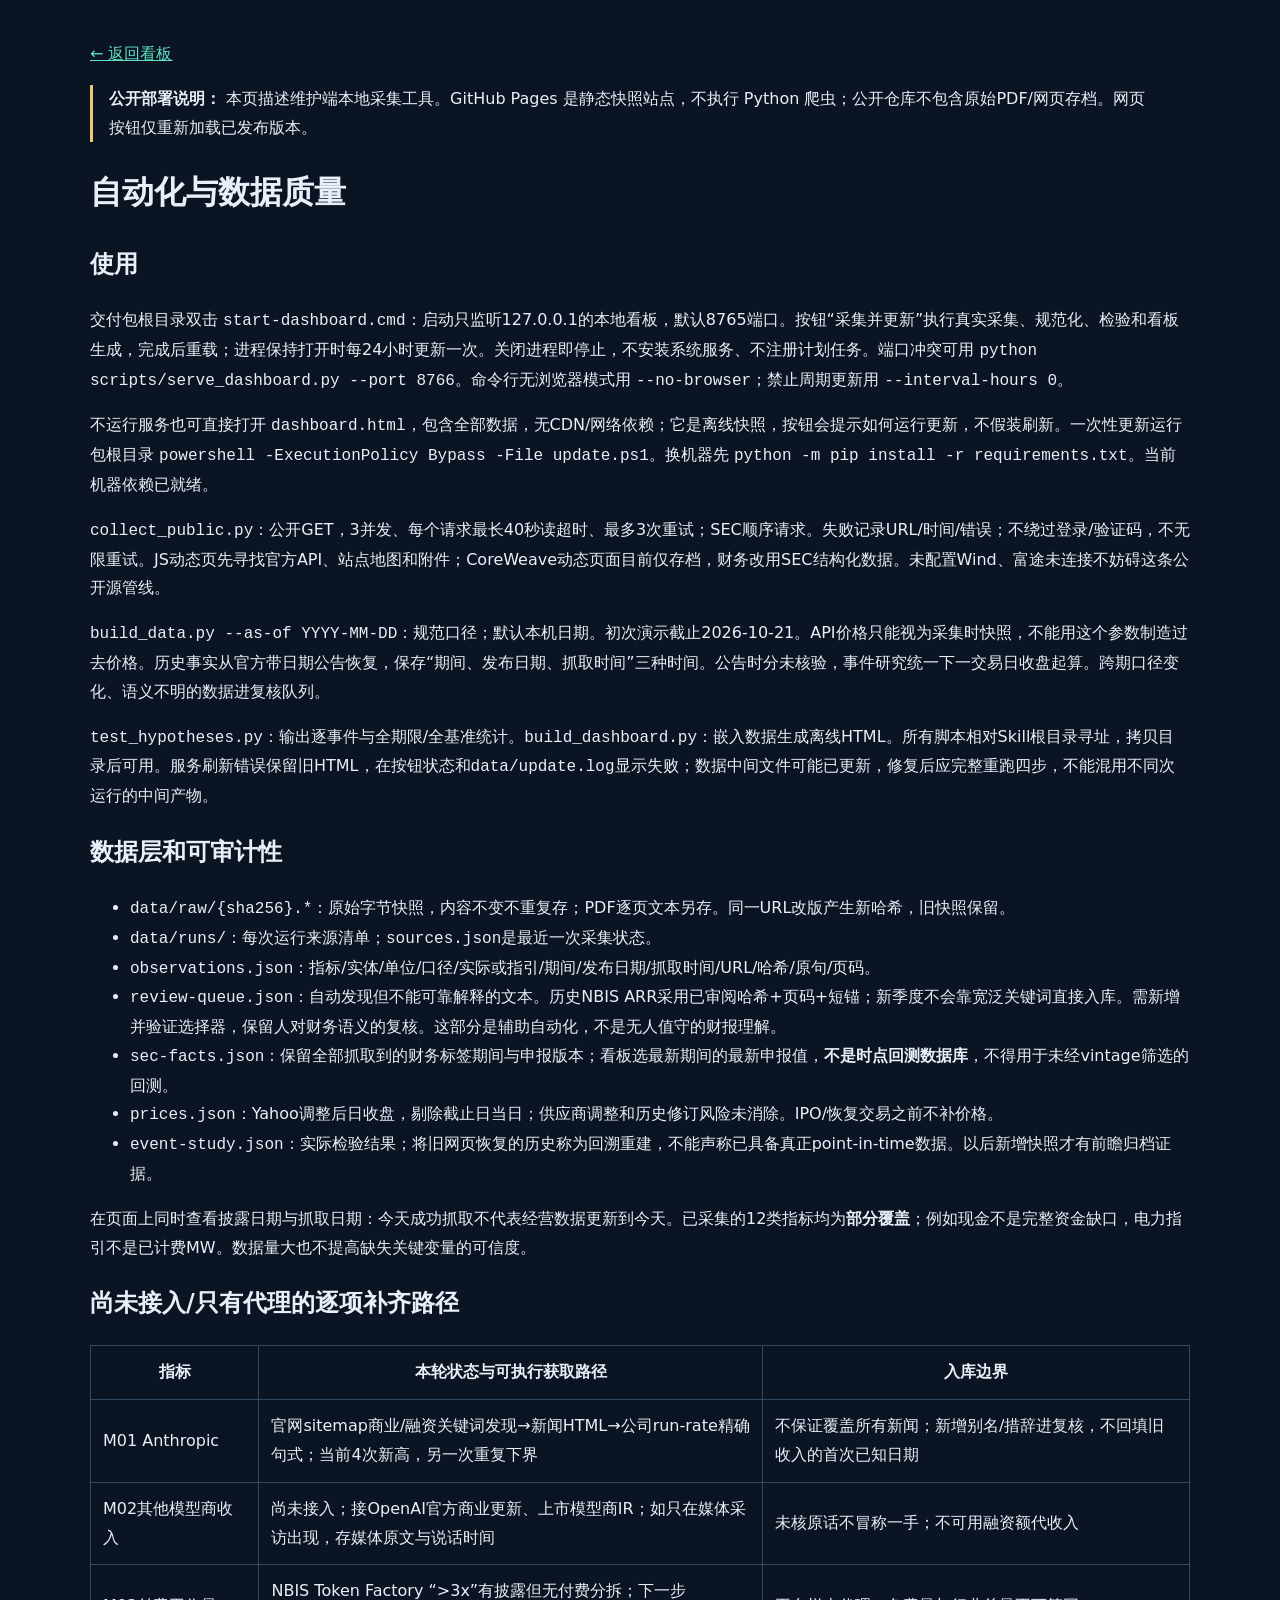
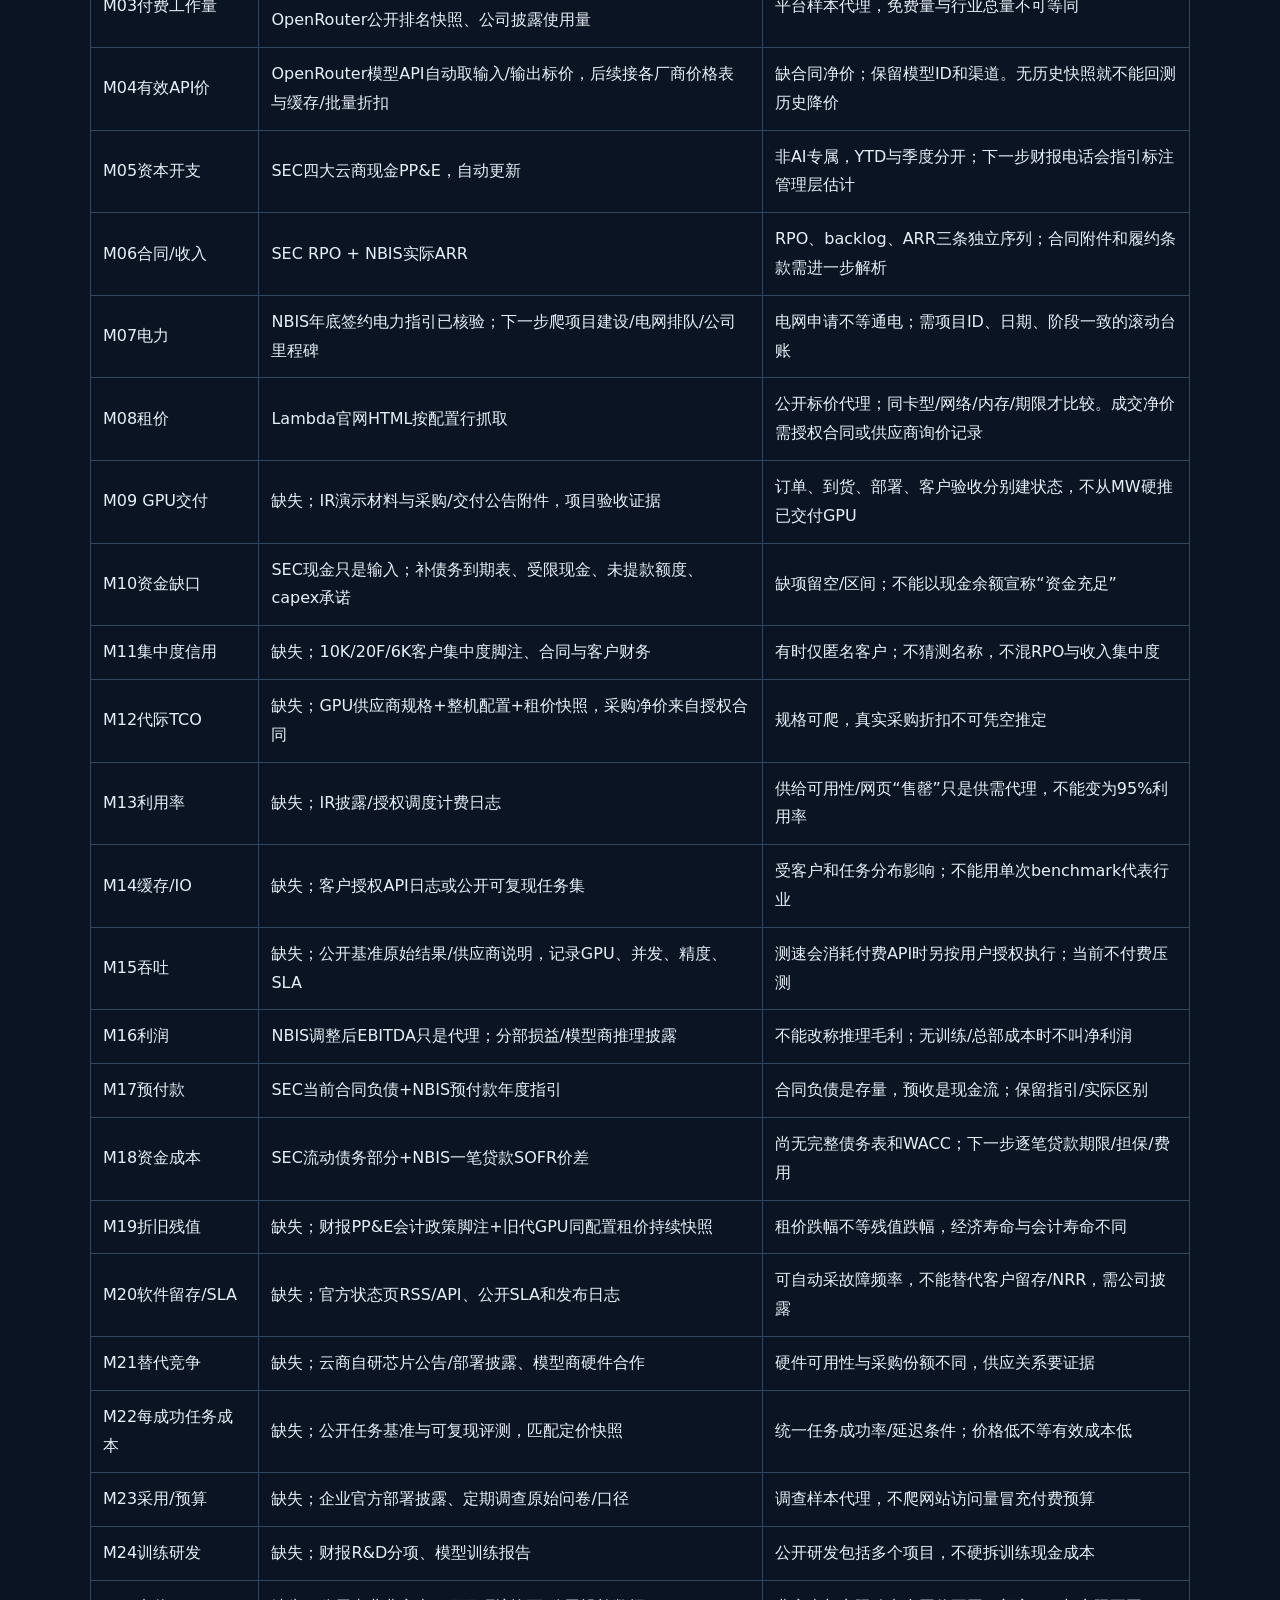
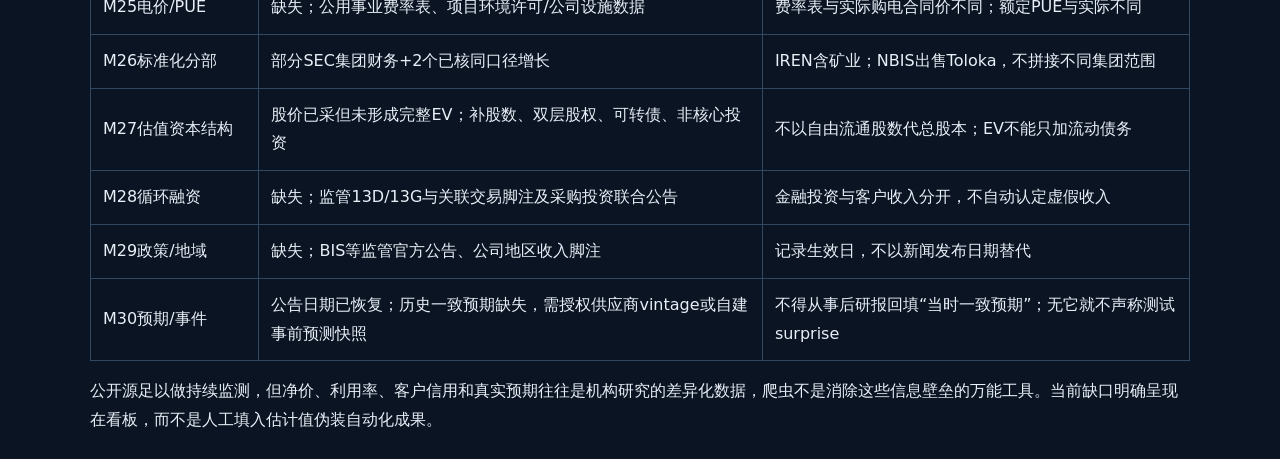
<file: references/automation.html>
<!doctype html><html lang="zh-CN"><meta charset="utf-8"><meta name="viewport" content="width=device-width,initial-scale=1"><title>FREERIDE Research</title><style>body{max-width:1100px;margin:40px auto;padding:0 24px;background:#0b1422;color:#e8eff8;font:16px/1.8 system-ui,sans-serif}a{color:#5fe1c3}table{border-collapse:collapse;display:block;overflow:auto}td,th{padding:12px;border:1px solid #314863;min-width:140px}pre,code{white-space:pre-wrap;overflow-wrap:anywhere}blockquote{border-left:3px solid #efc776;margin-left:0;padding-left:16px}</style><a href="../index.html">← 返回看板</a><blockquote>
<p><strong>公开部署说明：</strong> 本页描述维护端本地采集工具。GitHub Pages 是静态快照站点，不执行 Python 爬虫；公开仓库不包含原始PDF/网页存档。网页按钮仅重新加载已发布版本。</p>
</blockquote>
<h1>自动化与数据质量</h1>
<h2>使用</h2>
<p>交付包根目录双击 <code>start-dashboard.cmd</code>：启动只监听127.0.0.1的本地看板，默认8765端口。按钮“采集并更新”执行真实采集、规范化、检验和看板生成，完成后重载；进程保持打开时每24小时更新一次。关闭进程即停止，不安装系统服务、不注册计划任务。端口冲突可用 <code>python scripts/serve_dashboard.py --port 8766</code>。命令行无浏览器模式用 <code>--no-browser</code>；禁止周期更新用 <code>--interval-hours 0</code>。</p>
<p>不运行服务也可直接打开 <code>dashboard.html</code>，包含全部数据，无CDN/网络依赖；它是离线快照，按钮会提示如何运行更新，不假装刷新。一次性更新运行包根目录 <code>powershell -ExecutionPolicy Bypass -File update.ps1</code>。换机器先 <code>python -m pip install -r requirements.txt</code>。当前机器依赖已就绪。</p>
<p><code>collect_public.py</code>：公开GET，3并发、每个请求最长40秒读超时、最多3次重试；SEC顺序请求。失败记录URL/时间/错误；不绕过登录/验证码，不无限重试。JS动态页先寻找官方API、站点地图和附件；CoreWeave动态页面目前仅存档，财务改用SEC结构化数据。未配置Wind、富途未连接不妨碍这条公开源管线。</p>
<p><code>build_data.py --as-of YYYY-MM-DD</code>：规范口径；默认本机日期。初次演示截止2026-10-21。API价格只能视为采集时快照，不能用这个参数制造过去价格。历史事实从官方带日期公告恢复，保存“期间、发布日期、抓取时间”三种时间。公告时分未核验，事件研究统一下一交易日收盘起算。跨期口径变化、语义不明的数据进复核队列。</p>
<p><code>test_hypotheses.py</code>：输出逐事件与全期限/全基准统计。<code>build_dashboard.py</code>：嵌入数据生成离线HTML。所有脚本相对Skill根目录寻址，拷贝目录后可用。服务刷新错误保留旧HTML，在按钮状态和<code>data/update.log</code>显示失败；数据中间文件可能已更新，修复后应完整重跑四步，不能混用不同次运行的中间产物。</p>
<h2>数据层和可审计性</h2>
<ul>
<li><code>data/raw/{sha256}.*</code>：原始字节快照，内容不变不重复存；PDF逐页文本另存。同一URL改版产生新哈希，旧快照保留。</li>
<li><code>data/runs/</code>：每次运行来源清单；<code>sources.json</code>是最近一次采集状态。</li>
<li><code>observations.json</code>：指标/实体/单位/口径/实际或指引/期间/发布日期/抓取时间/URL/哈希/原句/页码。</li>
<li><code>review-queue.json</code>：自动发现但不能可靠解释的文本。历史NBIS ARR采用已审阅哈希+页码+短锚；新季度不会靠宽泛关键词直接入库。需新增并验证选择器，保留人对财务语义的复核。这部分是辅助自动化，不是无人值守的财报理解。</li>
<li><code>sec-facts.json</code>：保留全部抓取到的财务标签期间与申报版本；看板选最新期间的最新申报值，<strong>不是时点回测数据库</strong>，不得用于未经vintage筛选的回测。</li>
<li><code>prices.json</code>：Yahoo调整后日收盘，剔除截止日当日；供应商调整和历史修订风险未消除。IPO/恢复交易之前不补价格。</li>
<li><code>event-study.json</code>：实际检验结果；将旧网页恢复的历史称为回溯重建，不能声称已具备真正point-in-time数据。以后新增快照才有前瞻归档证据。</li>
</ul>
<p>在页面上同时查看披露日期与抓取日期：今天成功抓取不代表经营数据更新到今天。已采集的12类指标均为<strong>部分覆盖</strong>；例如现金不是完整资金缺口，电力指引不是已计费MW。数据量大也不提高缺失关键变量的可信度。</p>
<h2>尚未接入/只有代理的逐项补齐路径</h2>
<table>
<thead>
<tr>
<th>指标</th>
<th>本轮状态与可执行获取路径</th>
<th>入库边界</th>
</tr>
</thead>
<tbody>
<tr>
<td>M01 Anthropic</td>
<td>官网sitemap商业/融资关键词发现→新闻HTML→公司run-rate精确句式；当前4次新高，另一次重复下界</td>
<td>不保证覆盖所有新闻；新增别名/措辞进复核，不回填旧收入的首次已知日期</td>
</tr>
<tr>
<td>M02其他模型商收入</td>
<td>尚未接入；接OpenAI官方商业更新、上市模型商IR；如只在媒体采访出现，存媒体原文与说话时间</td>
<td>未核原话不冒称一手；不可用融资额代收入</td>
</tr>
<tr>
<td>M03付费工作量</td>
<td>NBIS Token Factory “&gt;3x”有披露但无付费分拆；下一步OpenRouter公开排名快照、公司披露使用量</td>
<td>平台样本代理，免费量与行业总量不可等同</td>
</tr>
<tr>
<td>M04有效API价</td>
<td>OpenRouter模型API自动取输入/输出标价，后续接各厂商价格表与缓存/批量折扣</td>
<td>缺合同净价；保留模型ID和渠道。无历史快照就不能回测历史降价</td>
</tr>
<tr>
<td>M05资本开支</td>
<td>SEC四大云商现金PP&amp;E，自动更新</td>
<td>非AI专属，YTD与季度分开；下一步财报电话会指引标注管理层估计</td>
</tr>
<tr>
<td>M06合同/收入</td>
<td>SEC RPO + NBIS实际ARR</td>
<td>RPO、backlog、ARR三条独立序列；合同附件和履约条款需进一步解析</td>
</tr>
<tr>
<td>M07电力</td>
<td>NBIS年底签约电力指引已核验；下一步爬项目建设/电网排队/公司里程碑</td>
<td>电网申请不等通电；需项目ID、日期、阶段一致的滚动台账</td>
</tr>
<tr>
<td>M08租价</td>
<td>Lambda官网HTML按配置行抓取</td>
<td>公开标价代理；同卡型/网络/内存/期限才比较。成交净价需授权合同或供应商询价记录</td>
</tr>
<tr>
<td>M09 GPU交付</td>
<td>缺失；IR演示材料与采购/交付公告附件，项目验收证据</td>
<td>订单、到货、部署、客户验收分别建状态，不从MW硬推已交付GPU</td>
</tr>
<tr>
<td>M10资金缺口</td>
<td>SEC现金只是输入；补债务到期表、受限现金、未提款额度、capex承诺</td>
<td>缺项留空/区间；不能以现金余额宣称“资金充足”</td>
</tr>
<tr>
<td>M11集中度信用</td>
<td>缺失；10K/20F/6K客户集中度脚注、合同与客户财务</td>
<td>有时仅匿名客户；不猜测名称，不混RPO与收入集中度</td>
</tr>
<tr>
<td>M12代际TCO</td>
<td>缺失；GPU供应商规格+整机配置+租价快照，采购净价来自授权合同</td>
<td>规格可爬，真实采购折扣不可凭空推定</td>
</tr>
<tr>
<td>M13利用率</td>
<td>缺失；IR披露/授权调度计费日志</td>
<td>供给可用性/网页“售罄”只是供需代理，不能变为95%利用率</td>
</tr>
<tr>
<td>M14缓存/IO</td>
<td>缺失；客户授权API日志或公开可复现任务集</td>
<td>受客户和任务分布影响；不能用单次benchmark代表行业</td>
</tr>
<tr>
<td>M15吞吐</td>
<td>缺失；公开基准原始结果/供应商说明，记录GPU、并发、精度、SLA</td>
<td>测速会消耗付费API时另按用户授权执行；当前不付费压测</td>
</tr>
<tr>
<td>M16利润</td>
<td>NBIS调整后EBITDA只是代理；分部损益/模型商推理披露</td>
<td>不能改称推理毛利；无训练/总部成本时不叫净利润</td>
</tr>
<tr>
<td>M17预付款</td>
<td>SEC当前合同负债+NBIS预付款年度指引</td>
<td>合同负债是存量，预收是现金流；保留指引/实际区别</td>
</tr>
<tr>
<td>M18资金成本</td>
<td>SEC流动债务部分+NBIS一笔贷款SOFR价差</td>
<td>尚无完整债务表和WACC；下一步逐笔贷款期限/担保/费用</td>
</tr>
<tr>
<td>M19折旧残值</td>
<td>缺失；财报PP&amp;E会计政策脚注+旧代GPU同配置租价持续快照</td>
<td>租价跌幅不等残值跌幅，经济寿命与会计寿命不同</td>
</tr>
<tr>
<td>M20软件留存/SLA</td>
<td>缺失；官方状态页RSS/API、公开SLA和发布日志</td>
<td>可自动采故障频率，不能替代客户留存/NRR，需公司披露</td>
</tr>
<tr>
<td>M21替代竞争</td>
<td>缺失；云商自研芯片公告/部署披露、模型商硬件合作</td>
<td>硬件可用性与采购份额不同，供应关系要证据</td>
</tr>
<tr>
<td>M22每成功任务成本</td>
<td>缺失；公开任务基准与可复现评测，匹配定价快照</td>
<td>统一任务成功率/延迟条件；价格低不等有效成本低</td>
</tr>
<tr>
<td>M23采用/预算</td>
<td>缺失；企业官方部署披露、定期调查原始问卷/口径</td>
<td>调查样本代理，不爬网站访问量冒充付费预算</td>
</tr>
<tr>
<td>M24训练研发</td>
<td>缺失；财报R&amp;D分项、模型训练报告</td>
<td>公开研发包括多个项目，不硬拆训练现金成本</td>
</tr>
<tr>
<td>M25电价/PUE</td>
<td>缺失；公用事业费率表、项目环境许可/公司设施数据</td>
<td>费率表与实际购电合同价不同；额定PUE与实际不同</td>
</tr>
<tr>
<td>M26标准化分部</td>
<td>部分SEC集团财务+2个已核同口径增长</td>
<td>IREN含矿业；NBIS出售Toloka，不拼接不同集团范围</td>
</tr>
<tr>
<td>M27估值资本结构</td>
<td>股价已采但未形成完整EV；补股数、双层股权、可转债、非核心投资</td>
<td>不以自由流通股数代总股本；EV不能只加流动债务</td>
</tr>
<tr>
<td>M28循环融资</td>
<td>缺失；监管13D/13G与关联交易脚注及采购投资联合公告</td>
<td>金融投资与客户收入分开，不自动认定虚假收入</td>
</tr>
<tr>
<td>M29政策/地域</td>
<td>缺失；BIS等监管官方公告、公司地区收入脚注</td>
<td>记录生效日，不以新闻发布日期替代</td>
</tr>
<tr>
<td>M30预期/事件</td>
<td>公告日期已恢复；历史一致预期缺失，需授权供应商vintage或自建事前预测快照</td>
<td>不得从事后研报回填“当时一致预期”；无它就不声称测试surprise</td>
</tr>
</tbody>
</table>
<p>公开源足以做持续监测，但净价、利用率、客户信用和真实预期往往是机构研究的差异化数据，爬虫不是消除这些信息壁垒的万能工具。当前缺口明确呈现在看板，而不是人工填入估计值伪装自动化成果。</p></html>
</file>
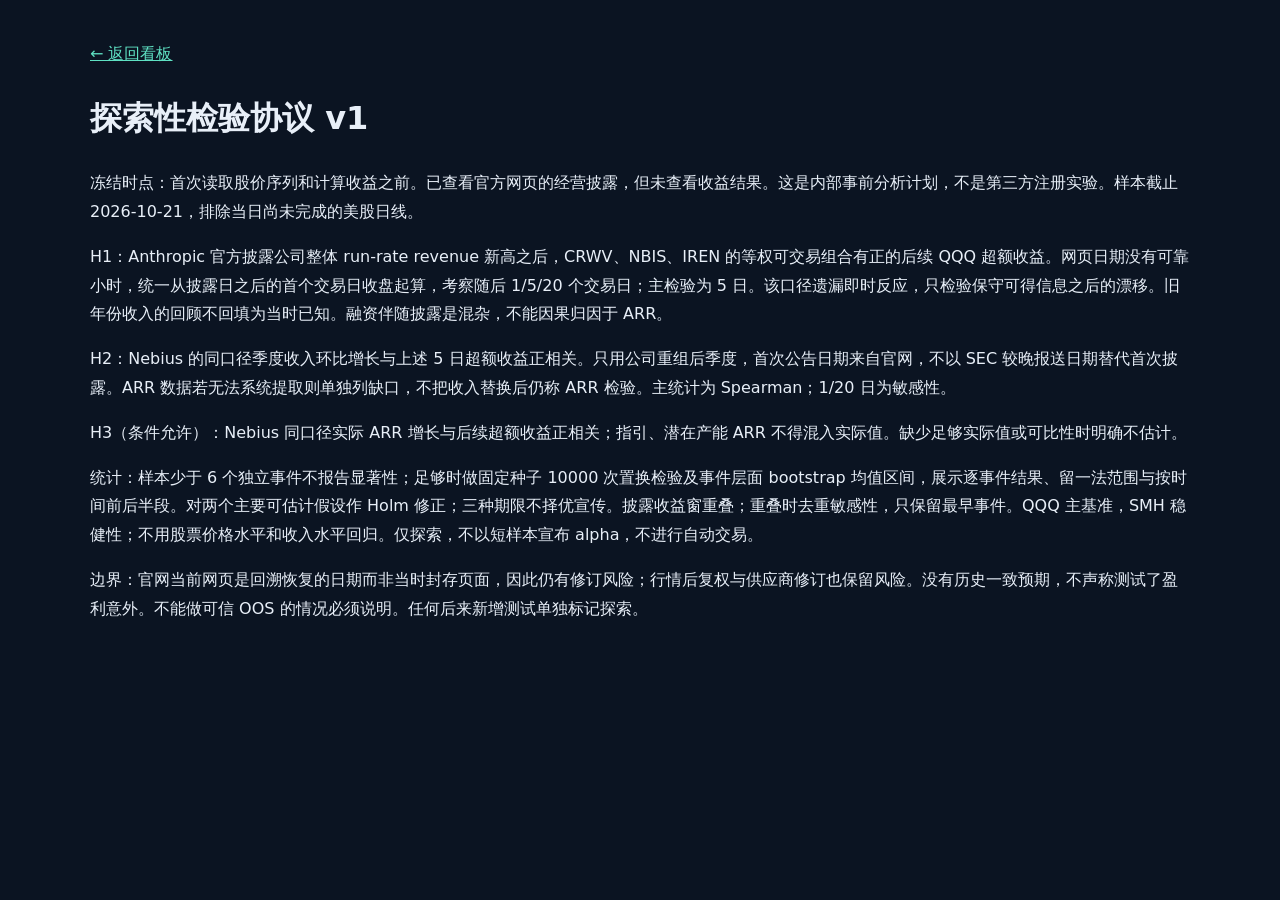
<file: references/experiment-protocol.html>
<!doctype html><html lang="zh-CN"><meta charset="utf-8"><meta name="viewport" content="width=device-width,initial-scale=1"><title>FREERIDE Research</title><style>body{max-width:1100px;margin:40px auto;padding:0 24px;background:#0b1422;color:#e8eff8;font:16px/1.8 system-ui,sans-serif}a{color:#5fe1c3}table{border-collapse:collapse;display:block;overflow:auto}td,th{padding:12px;border:1px solid #314863;min-width:140px}pre,code{white-space:pre-wrap;overflow-wrap:anywhere}blockquote{border-left:3px solid #efc776;margin-left:0;padding-left:16px}</style><a href="../index.html">← 返回看板</a><h1>探索性检验协议 v1</h1>
<p>冻结时点：首次读取股价序列和计算收益之前。已查看官方网页的经营披露，但未查看收益结果。这是内部事前分析计划，不是第三方注册实验。样本截止 2026-10-21，排除当日尚未完成的美股日线。</p>
<p>H1：Anthropic 官方披露公司整体 run-rate revenue 新高之后，CRWV、NBIS、IREN 的等权可交易组合有正的后续 QQQ 超额收益。网页日期没有可靠小时，统一从披露日之后的首个交易日收盘起算，考察随后 1/5/20 个交易日；主检验为 5 日。该口径遗漏即时反应，只检验保守可得信息之后的漂移。旧年份收入的回顾不回填为当时已知。融资伴随披露是混杂，不能因果归因于 ARR。</p>
<p>H2：Nebius 的同口径季度收入环比增长与上述 5 日超额收益正相关。只用公司重组后季度，首次公告日期来自官网，不以 SEC 较晚报送日期替代首次披露。ARR 数据若无法系统提取则单独列缺口，不把收入替换后仍称 ARR 检验。主统计为 Spearman；1/20 日为敏感性。</p>
<p>H3（条件允许）：Nebius 同口径实际 ARR 增长与后续超额收益正相关；指引、潜在产能 ARR 不得混入实际值。缺少足够实际值或可比性时明确不估计。</p>
<p>统计：样本少于 6 个独立事件不报告显著性；足够时做固定种子 10000 次置换检验及事件层面 bootstrap 均值区间，展示逐事件结果、留一法范围与按时间前后半段。对两个主要可估计假设作 Holm 修正；三种期限不择优宣传。披露收益窗重叠；重叠时去重敏感性，只保留最早事件。QQQ 主基准，SMH 稳健性；不用股票价格水平和收入水平回归。仅探索，不以短样本宣布 alpha，不进行自动交易。</p>
<p>边界：官网当前网页是回溯恢复的日期而非当时封存页面，因此仍有修订风险；行情后复权与供应商修订也保留风险。没有历史一致预期，不声称测试了盈利意外。不能做可信 OOS 的情况必须说明。任何后来新增测试单独标记探索。</p></html>
</file>
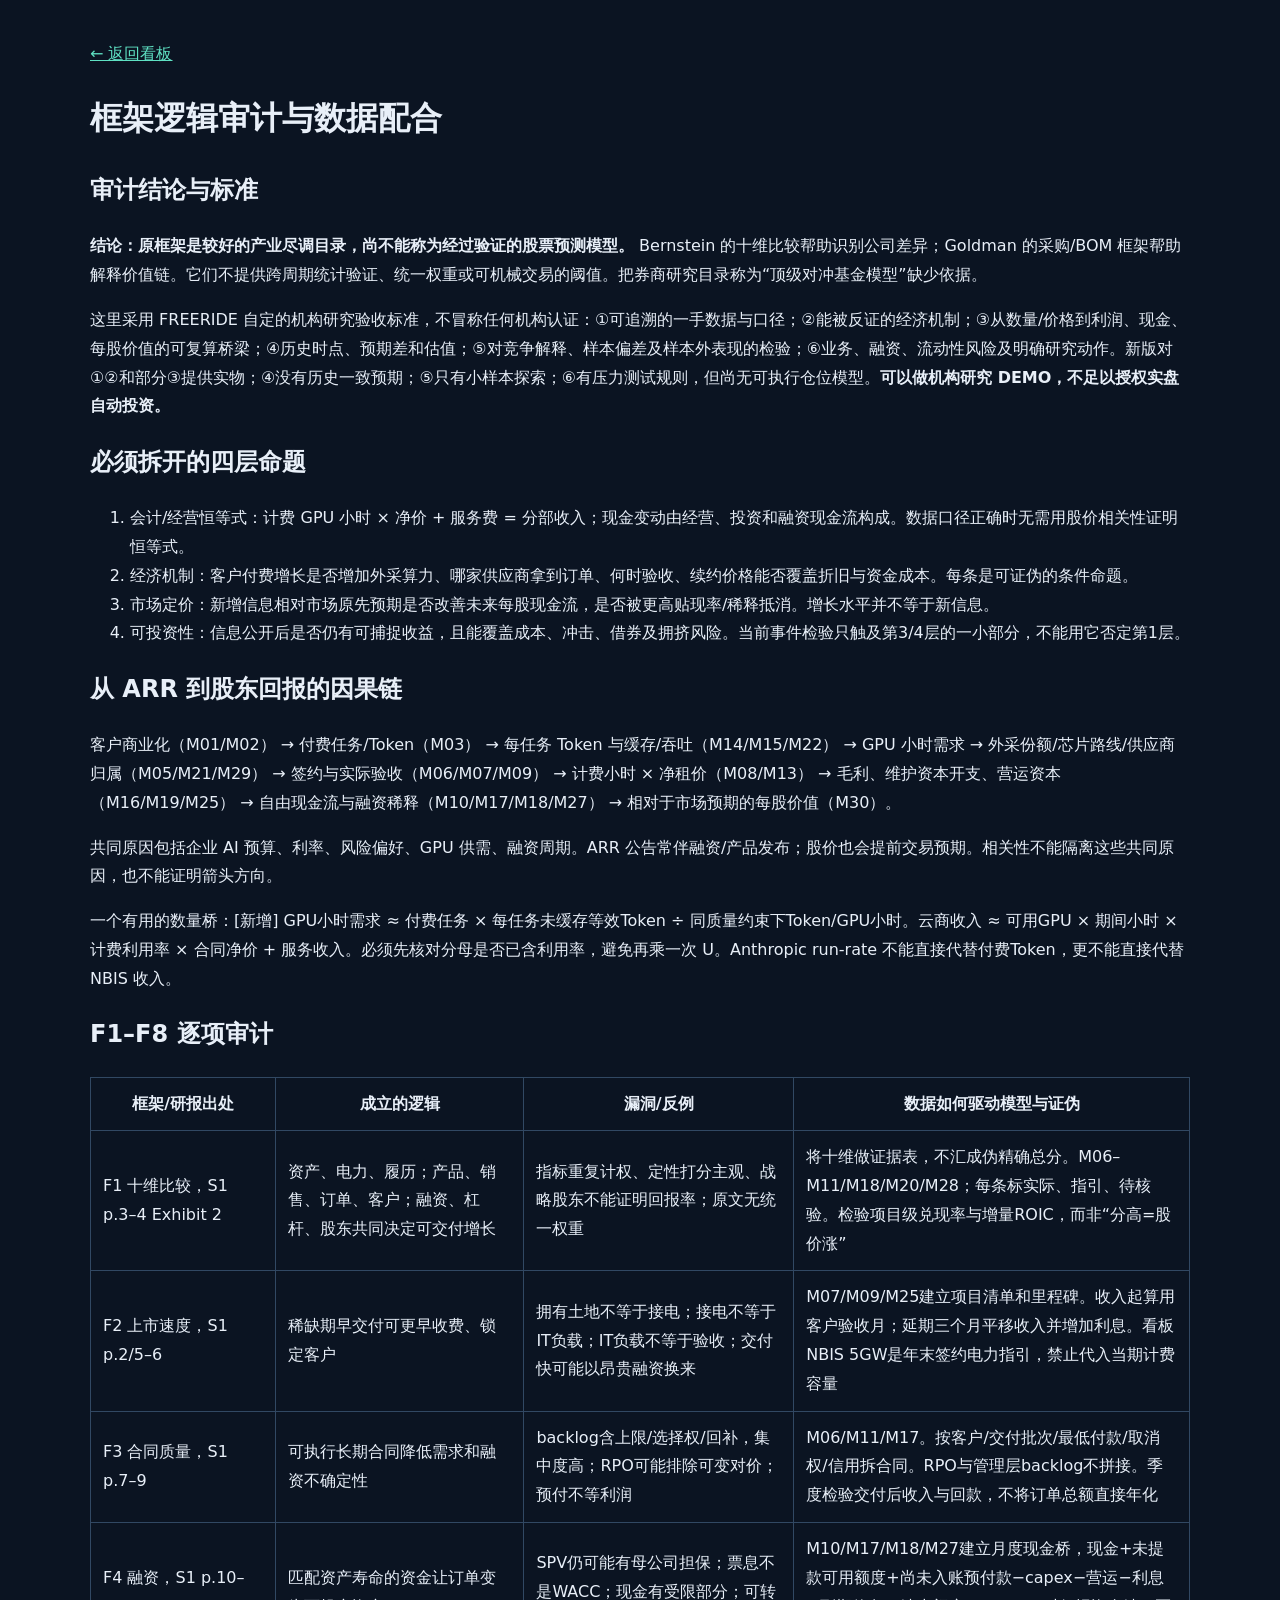
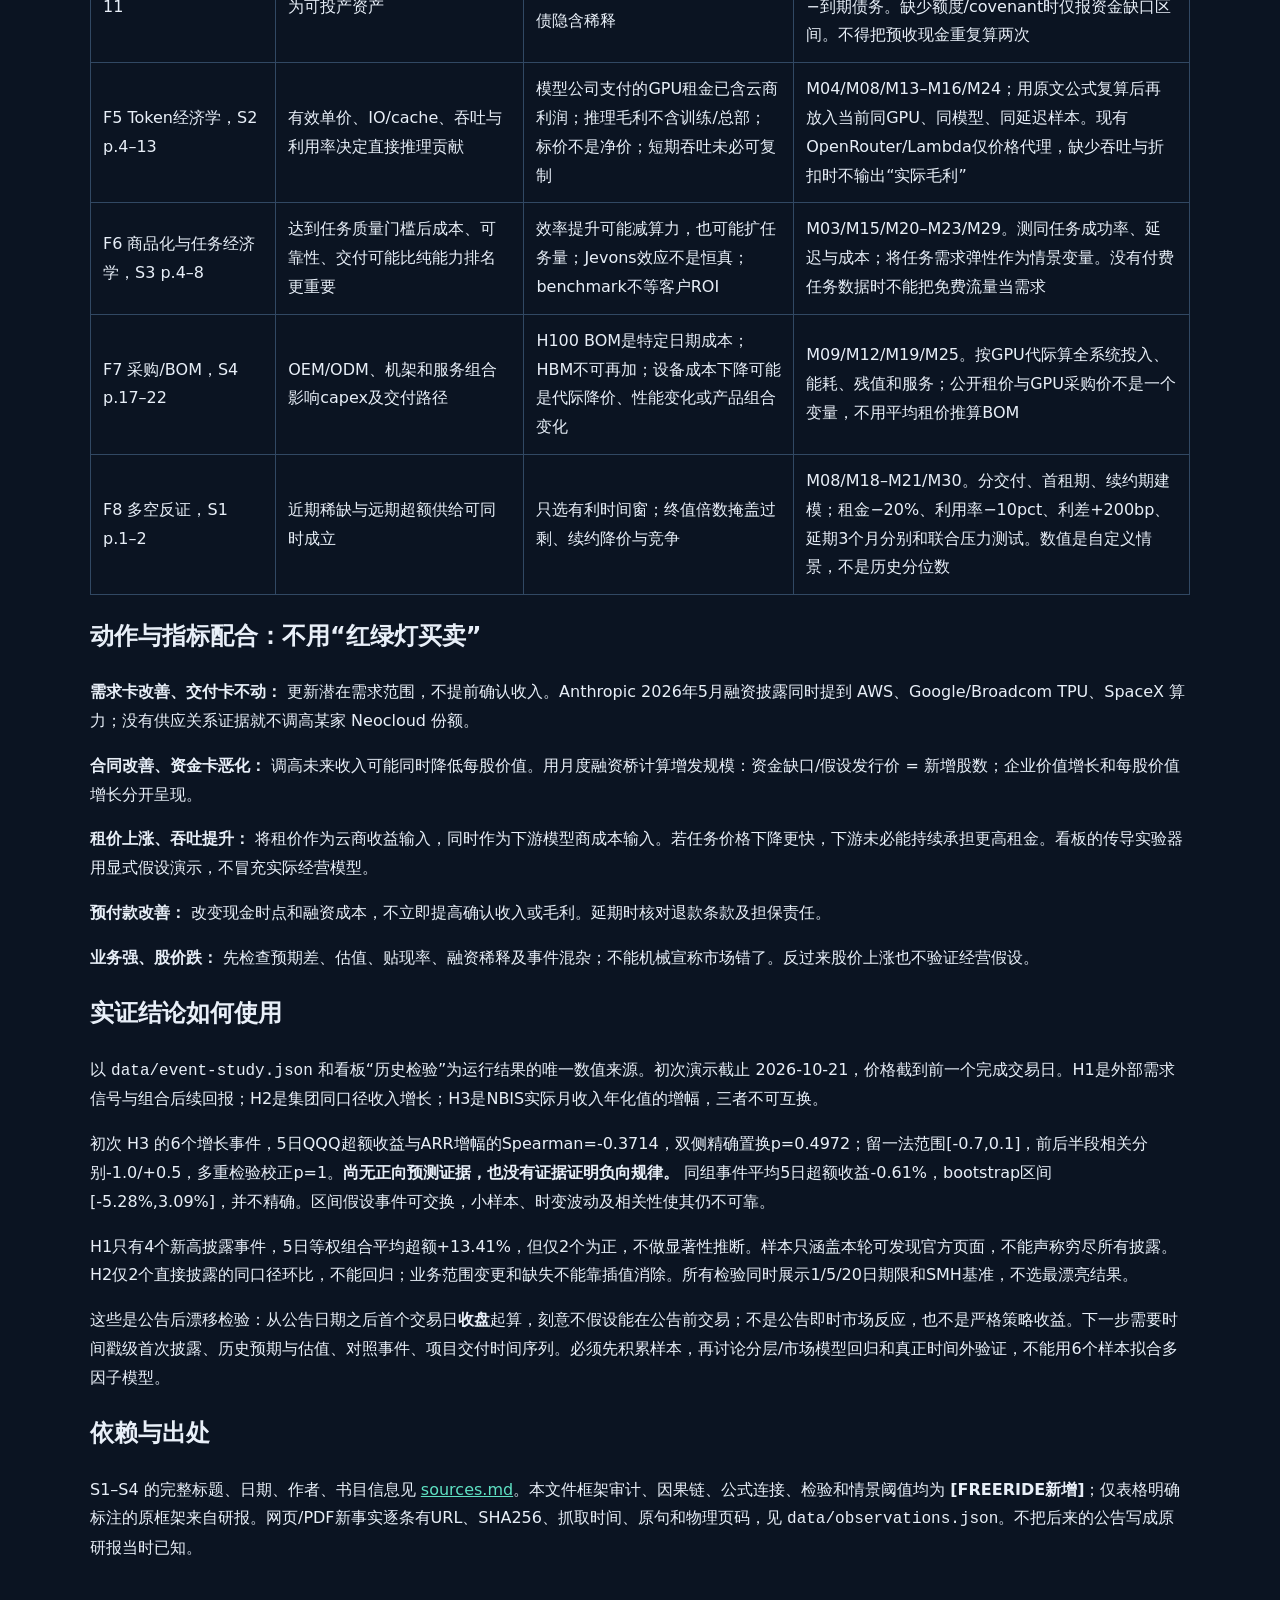
<file: references/framework-audit.html>
<!doctype html><html lang="zh-CN"><meta charset="utf-8"><meta name="viewport" content="width=device-width,initial-scale=1"><title>FREERIDE Research</title><style>body{max-width:1100px;margin:40px auto;padding:0 24px;background:#0b1422;color:#e8eff8;font:16px/1.8 system-ui,sans-serif}a{color:#5fe1c3}table{border-collapse:collapse;display:block;overflow:auto}td,th{padding:12px;border:1px solid #314863;min-width:140px}pre,code{white-space:pre-wrap;overflow-wrap:anywhere}blockquote{border-left:3px solid #efc776;margin-left:0;padding-left:16px}</style><a href="../index.html">← 返回看板</a><h1>框架逻辑审计与数据配合</h1>
<h2>审计结论与标准</h2>
<p><strong>结论：原框架是较好的产业尽调目录，尚不能称为经过验证的股票预测模型。</strong> Bernstein 的十维比较帮助识别公司差异；Goldman 的采购/BOM 框架帮助解释价值链。它们不提供跨周期统计验证、统一权重或可机械交易的阈值。把券商研究目录称为“顶级对冲基金模型”缺少依据。</p>
<p>这里采用 FREERIDE 自定的机构研究验收标准，不冒称任何机构认证：①可追溯的一手数据与口径；②能被反证的经济机制；③从数量/价格到利润、现金、每股价值的可复算桥梁；④历史时点、预期差和估值；⑤对竞争解释、样本偏差及样本外表现的检验；⑥业务、融资、流动性风险及明确研究动作。新版对①②和部分③提供实物；④没有历史一致预期；⑤只有小样本探索；⑥有压力测试规则，但尚无可执行仓位模型。<strong>可以做机构研究 DEMO，不足以授权实盘自动投资。</strong></p>
<h2>必须拆开的四层命题</h2>
<ol>
<li>会计/经营恒等式：计费 GPU 小时 × 净价 + 服务费 = 分部收入；现金变动由经营、投资和融资现金流构成。数据口径正确时无需用股价相关性证明恒等式。</li>
<li>经济机制：客户付费增长是否增加外采算力、哪家供应商拿到订单、何时验收、续约价格能否覆盖折旧与资金成本。每条是可证伪的条件命题。</li>
<li>市场定价：新增信息相对市场原先预期是否改善未来每股现金流，是否被更高贴现率/稀释抵消。增长水平并不等于新信息。</li>
<li>可投资性：信息公开后是否仍有可捕捉收益，且能覆盖成本、冲击、借券及拥挤风险。当前事件检验只触及第3/4层的一小部分，不能用它否定第1层。</li>
</ol>
<h2>从 ARR 到股东回报的因果链</h2>
<p>客户商业化（M01/M02） → 付费任务/Token（M03） → 每任务 Token 与缓存/吞吐（M14/M15/M22） → GPU 小时需求 → 外采份额/芯片路线/供应商归属（M05/M21/M29） → 签约与实际验收（M06/M07/M09） → 计费小时 × 净租价（M08/M13） → 毛利、维护资本开支、营运资本（M16/M19/M25） → 自由现金流与融资稀释（M10/M17/M18/M27） → 相对于市场预期的每股价值（M30）。</p>
<p>共同原因包括企业 AI 预算、利率、风险偏好、GPU 供需、融资周期。ARR 公告常伴融资/产品发布；股价也会提前交易预期。相关性不能隔离这些共同原因，也不能证明箭头方向。</p>
<p>一个有用的数量桥：[新增] GPU小时需求 ≈ 付费任务 × 每任务未缓存等效Token ÷ 同质量约束下Token/GPU小时。云商收入 ≈ 可用GPU × 期间小时 × 计费利用率 × 合同净价 + 服务收入。必须先核对分母是否已含利用率，避免再乘一次 U。Anthropic run-rate 不能直接代替付费Token，更不能直接代替 NBIS 收入。</p>
<h2>F1–F8 逐项审计</h2>
<table>
<thead>
<tr>
<th>框架/研报出处</th>
<th>成立的逻辑</th>
<th>漏洞/反例</th>
<th>数据如何驱动模型与证伪</th>
</tr>
</thead>
<tbody>
<tr>
<td>F1 十维比较，S1 p.3–4 Exhibit 2</td>
<td>资产、电力、履历；产品、销售、订单、客户；融资、杠杆、股东共同决定可交付增长</td>
<td>指标重复计权、定性打分主观、战略股东不能证明回报率；原文无统一权重</td>
<td>将十维做证据表，不汇成伪精确总分。M06–M11/M18/M20/M28；每条标实际、指引、待核验。检验项目级兑现率与增量ROIC，而非“分高=股价涨”</td>
</tr>
<tr>
<td>F2 上市速度，S1 p.2/5–6</td>
<td>稀缺期早交付可更早收费、锁定客户</td>
<td>拥有土地不等于接电；接电不等于IT负载；IT负载不等于验收；交付快可能以昂贵融资换来</td>
<td>M07/M09/M25建立项目清单和里程碑。收入起算用客户验收月；延期三个月平移收入并增加利息。看板NBIS 5GW是年末签约电力指引，禁止代入当期计费容量</td>
</tr>
<tr>
<td>F3 合同质量，S1 p.7–9</td>
<td>可执行长期合同降低需求和融资不确定性</td>
<td>backlog含上限/选择权/回补，集中度高；RPO可能排除可变对价；预付不等利润</td>
<td>M06/M11/M17。按客户/交付批次/最低付款/取消权/信用拆合同。RPO与管理层backlog不拼接。季度检验交付后收入与回款，不将订单总额直接年化</td>
</tr>
<tr>
<td>F4 融资，S1 p.10–11</td>
<td>匹配资产寿命的资金让订单变为可投产资产</td>
<td>SPV仍可能有母公司担保；票息不是WACC；现金有受限部分；可转债隐含稀释</td>
<td>M10/M17/M18/M27建立月度现金桥，现金+未提款可用额度+尚未入账预付款−capex−营运−利息−到期债务。缺少额度/covenant时仅报资金缺口区间。不得把预收现金重复算两次</td>
</tr>
<tr>
<td>F5 Token经济学，S2 p.4–13</td>
<td>有效单价、IO/cache、吞吐与利用率决定直接推理贡献</td>
<td>模型公司支付的GPU租金已含云商利润；推理毛利不含训练/总部；标价不是净价；短期吞吐未必可复制</td>
<td>M04/M08/M13–M16/M24；用原文公式复算后再放入当前同GPU、同模型、同延迟样本。现有OpenRouter/Lambda仅价格代理，缺少吞吐与折扣时不输出“实际毛利”</td>
</tr>
<tr>
<td>F6 商品化与任务经济学，S3 p.4–8</td>
<td>达到任务质量门槛后成本、可靠性、交付可能比纯能力排名更重要</td>
<td>效率提升可能减算力，也可能扩任务量；Jevons效应不是恒真；benchmark不等客户ROI</td>
<td>M03/M15/M20–M23/M29。测同任务成功率、延迟与成本；将任务需求弹性作为情景变量。没有付费任务数据时不能把免费流量当需求</td>
</tr>
<tr>
<td>F7 采购/BOM，S4 p.17–22</td>
<td>OEM/ODM、机架和服务组合影响capex及交付路径</td>
<td>H100 BOM是特定日期成本；HBM不可再加；设备成本下降可能是代际降价、性能变化或产品组合变化</td>
<td>M09/M12/M19/M25。按GPU代际算全系统投入、能耗、残值和服务；公开租价与GPU采购价不是一个变量，不用平均租价推算BOM</td>
</tr>
<tr>
<td>F8 多空反证，S1 p.1–2</td>
<td>近期稀缺与远期超额供给可同时成立</td>
<td>只选有利时间窗；终值倍数掩盖过剩、续约降价与竞争</td>
<td>M08/M18–M21/M30。分交付、首租期、续约期建模；租金−20%、利用率−10pct、利差+200bp、延期3个月分别和联合压力测试。数值是自定义情景，不是历史分位数</td>
</tr>
</tbody>
</table>
<h2>动作与指标配合：不用“红绿灯买卖”</h2>
<p><strong>需求卡改善、交付卡不动：</strong> 更新潜在需求范围，不提前确认收入。Anthropic 2026年5月融资披露同时提到 AWS、Google/Broadcom TPU、SpaceX 算力；没有供应关系证据就不调高某家 Neocloud 份额。</p>
<p><strong>合同改善、资金卡恶化：</strong> 调高未来收入可能同时降低每股价值。用月度融资桥计算增发规模：资金缺口/假设发行价 = 新增股数；企业价值增长和每股价值增长分开呈现。</p>
<p><strong>租价上涨、吞吐提升：</strong> 将租价作为云商收益输入，同时作为下游模型商成本输入。若任务价格下降更快，下游未必能持续承担更高租金。看板的传导实验器用显式假设演示，不冒充实际经营模型。</p>
<p><strong>预付款改善：</strong> 改变现金时点和融资成本，不立即提高确认收入或毛利。延期时核对退款条款及担保责任。</p>
<p><strong>业务强、股价跌：</strong> 先检查预期差、估值、贴现率、融资稀释及事件混杂；不能机械宣称市场错了。反过来股价上涨也不验证经营假设。</p>
<h2>实证结论如何使用</h2>
<p>以 <code>data/event-study.json</code> 和看板“历史检验”为运行结果的唯一数值来源。初次演示截止 2026-10-21，价格截到前一个完成交易日。H1是外部需求信号与组合后续回报；H2是集团同口径收入增长；H3是NBIS实际月收入年化值的增幅，三者不可互换。</p>
<p>初次 H3 的6个增长事件，5日QQQ超额收益与ARR增幅的Spearman=-0.3714，双侧精确置换p=0.4972；留一法范围[-0.7,0.1]，前后半段相关分别-1.0/+0.5，多重检验校正p=1。<strong>尚无正向预测证据，也没有证据证明负向规律。</strong> 同组事件平均5日超额收益-0.61%，bootstrap区间[-5.28%,3.09%]，并不精确。区间假设事件可交换，小样本、时变波动及相关性使其仍不可靠。</p>
<p>H1只有4个新高披露事件，5日等权组合平均超额+13.41%，但仅2个为正，不做显著性推断。样本只涵盖本轮可发现官方页面，不能声称穷尽所有披露。H2仅2个直接披露的同口径环比，不能回归；业务范围变更和缺失不能靠插值消除。所有检验同时展示1/5/20日期限和SMH基准，不选最漂亮结果。</p>
<p>这些是公告后漂移检验：从公告日期之后首个交易日<strong>收盘</strong>起算，刻意不假设能在公告前交易；不是公告即时市场反应，也不是严格策略收益。下一步需要时间戳级首次披露、历史预期与估值、对照事件、项目交付时间序列。必须先积累样本，再讨论分层/市场模型回归和真正时间外验证，不能用6个样本拟合多因子模型。</p>
<h2>依赖与出处</h2>
<p>S1–S4 的完整标题、日期、作者、书目信息见 <a href="sources.html">sources.md</a>。本文件框架审计、因果链、公式连接、检验和情景阈值均为 <strong>[FREERIDE新增]</strong>；仅表格明确标注的原框架来自研报。网页/PDF新事实逐条有URL、SHA256、抓取时间、原句和物理页码，见 <code>data/observations.json</code>。不把后来的公告写成原研报当时已知。</p></html>
</file>
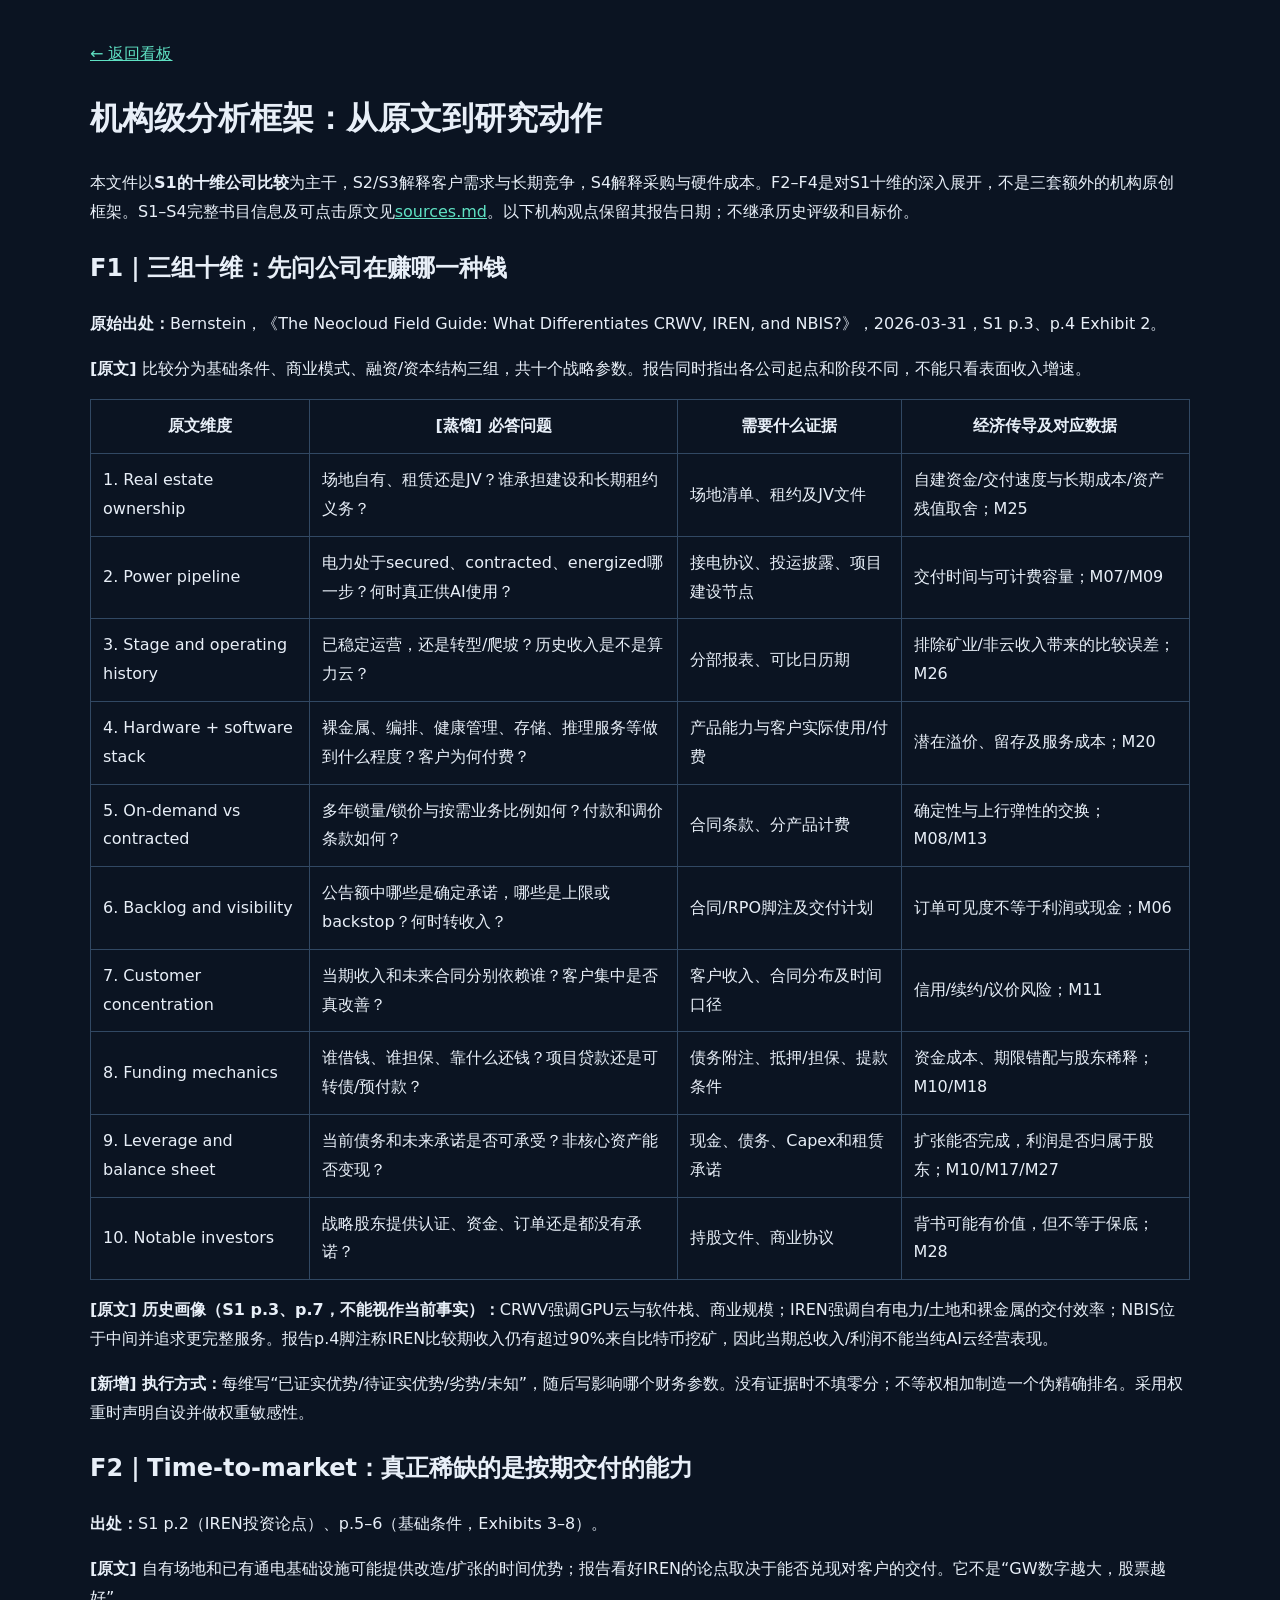
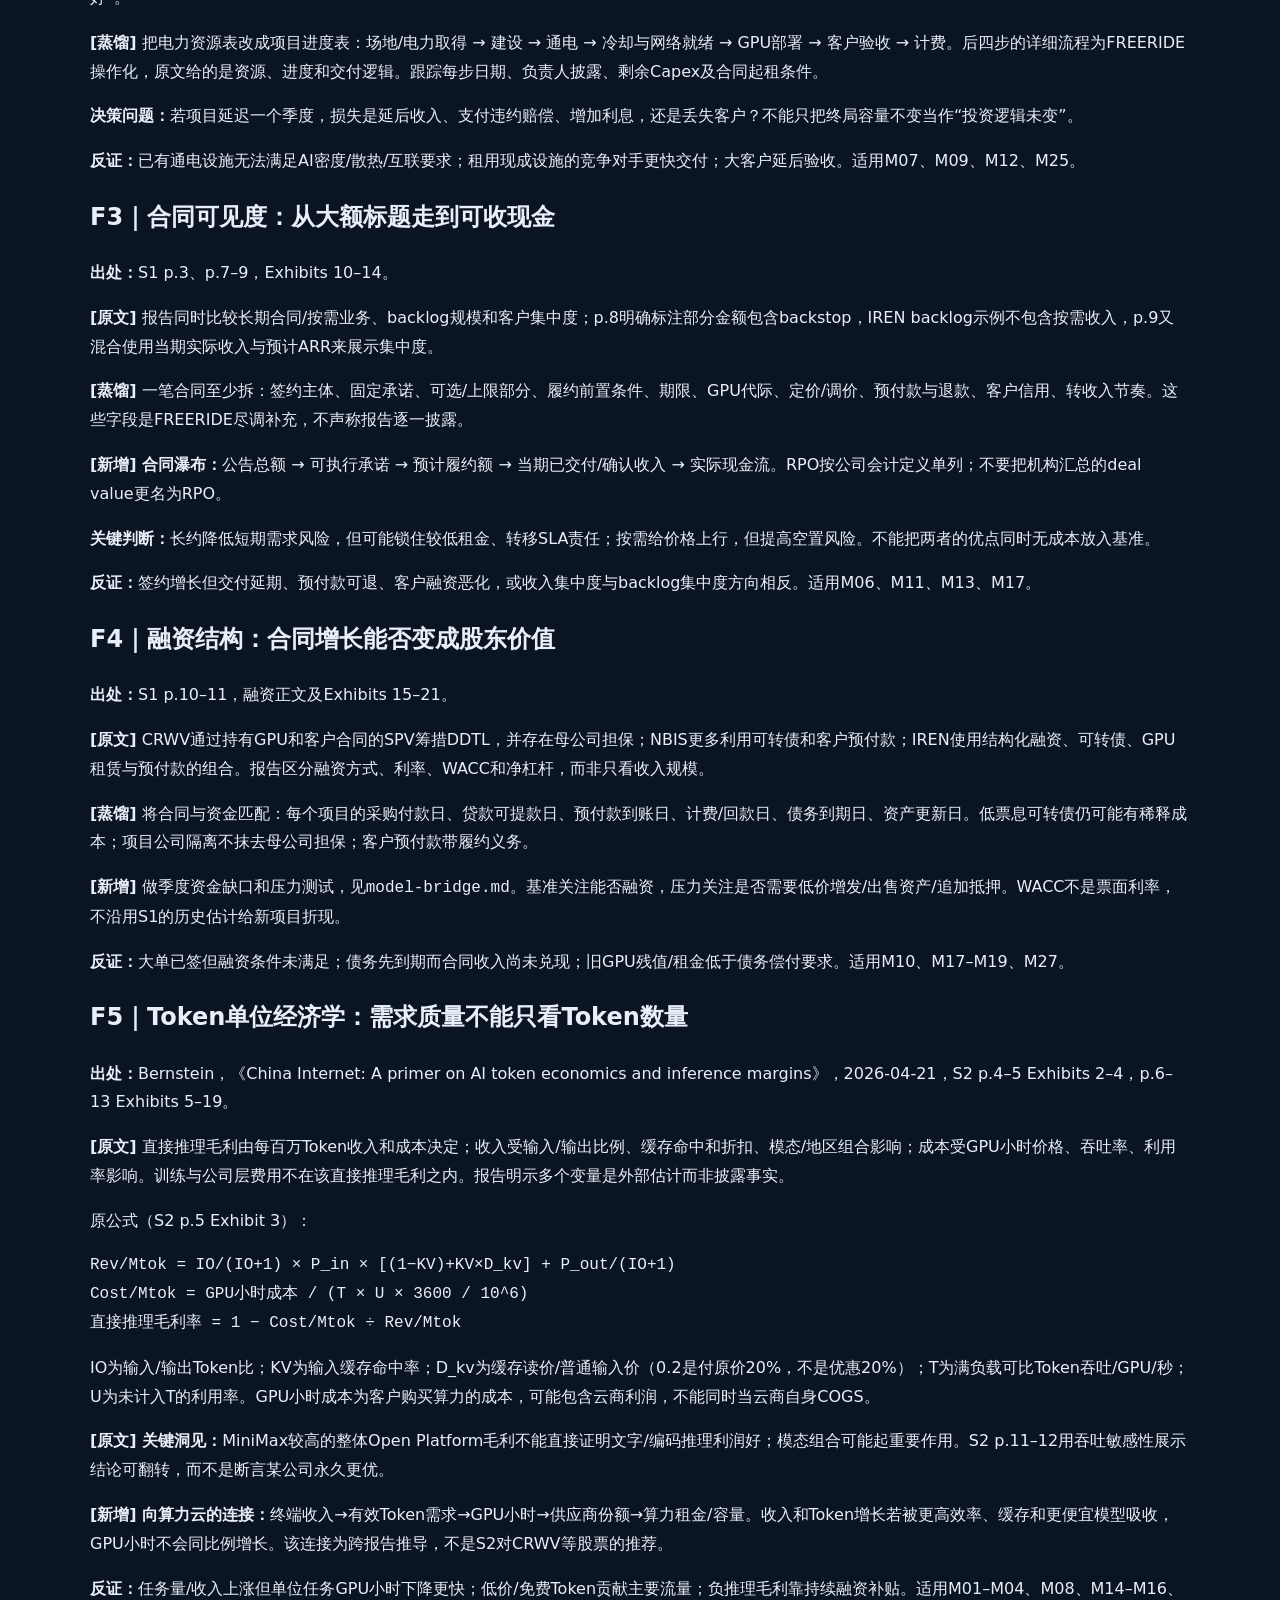
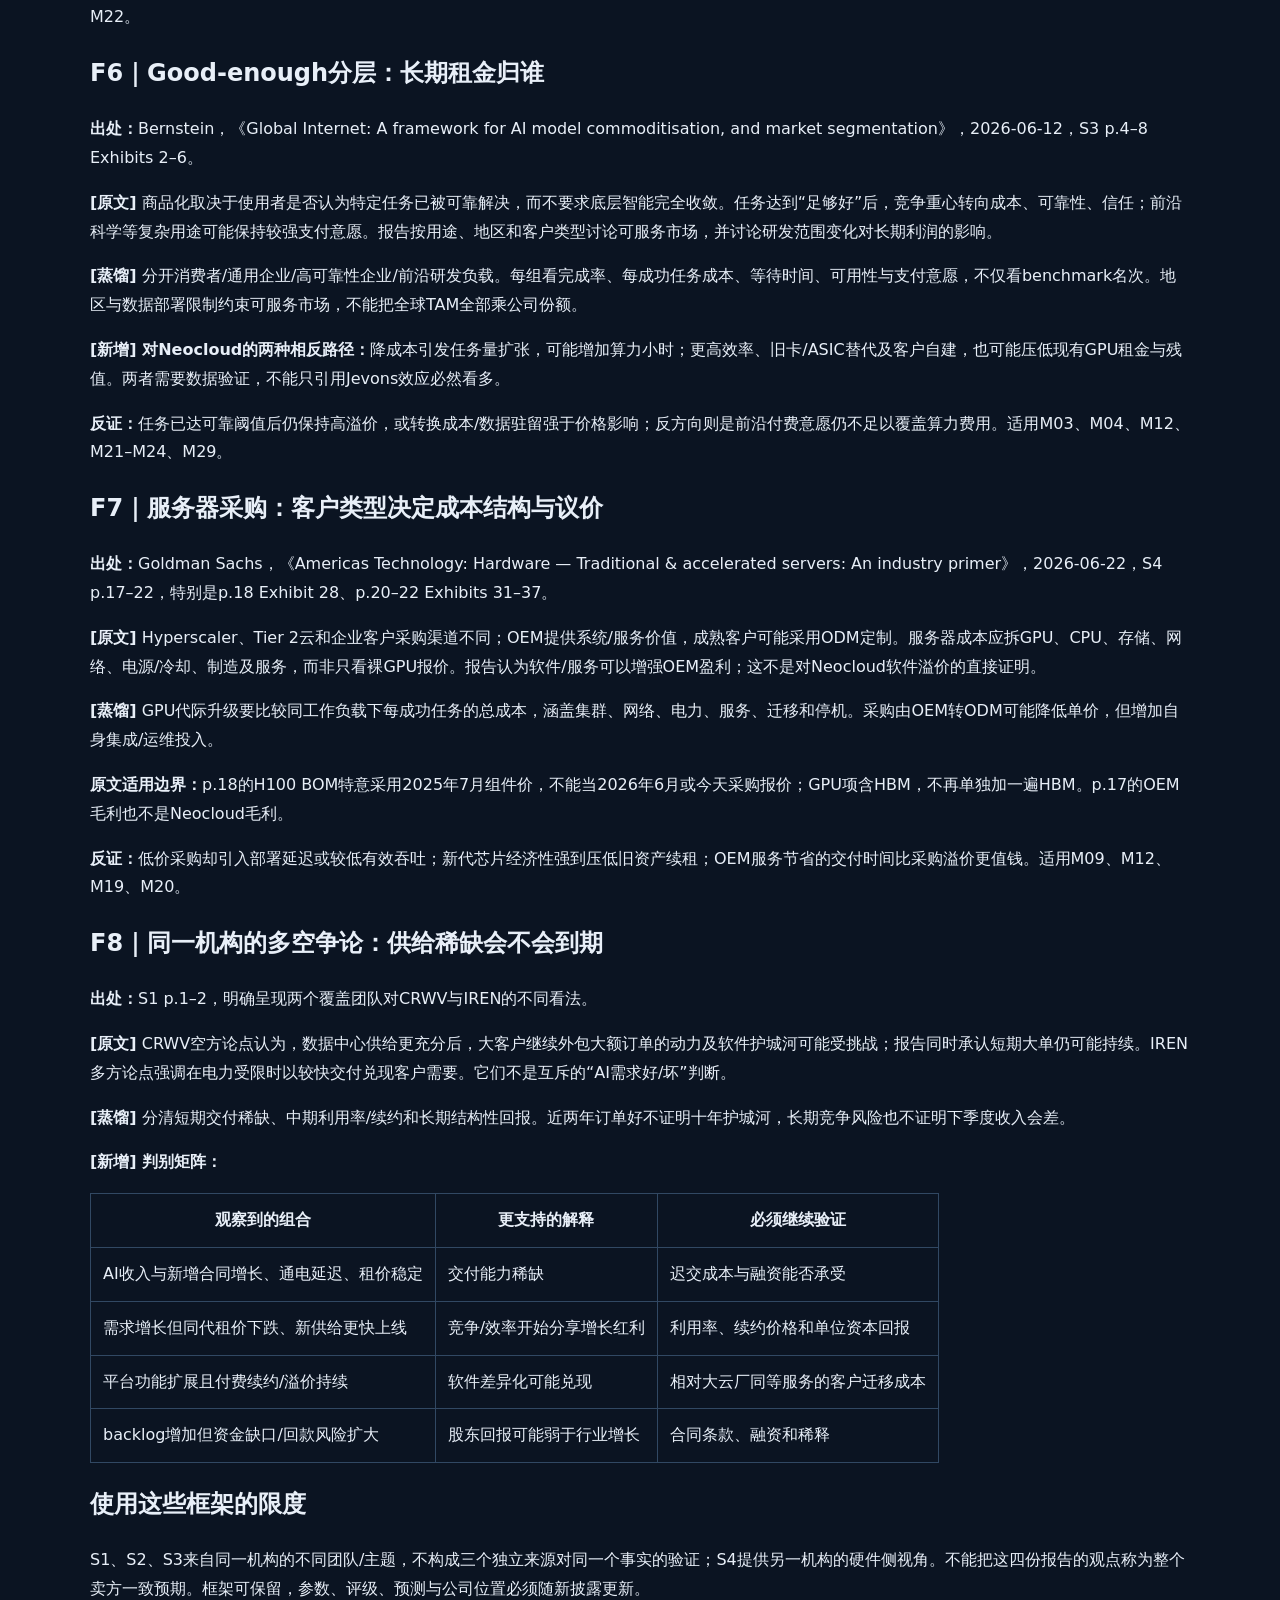
<file: references/institutional-frameworks.html>
<!doctype html><html lang="zh-CN"><meta charset="utf-8"><meta name="viewport" content="width=device-width,initial-scale=1"><title>FREERIDE Research</title><style>body{max-width:1100px;margin:40px auto;padding:0 24px;background:#0b1422;color:#e8eff8;font:16px/1.8 system-ui,sans-serif}a{color:#5fe1c3}table{border-collapse:collapse;display:block;overflow:auto}td,th{padding:12px;border:1px solid #314863;min-width:140px}pre,code{white-space:pre-wrap;overflow-wrap:anywhere}blockquote{border-left:3px solid #efc776;margin-left:0;padding-left:16px}</style><a href="../index.html">← 返回看板</a><h1>机构级分析框架：从原文到研究动作</h1>
<p>本文件以<strong>S1的十维公司比较</strong>为主干，S2/S3解释客户需求与长期竞争，S4解释采购与硬件成本。F2–F4是对S1十维的深入展开，不是三套额外的机构原创框架。S1–S4完整书目信息及可点击原文见<a href="sources.html">sources.md</a>。以下机构观点保留其报告日期；不继承历史评级和目标价。</p>
<h2>F1｜三组十维：先问公司在赚哪一种钱</h2>
<p><strong>原始出处：</strong>Bernstein，《The Neocloud Field Guide: What Differentiates CRWV, IREN, and NBIS?》，2026-03-31，S1 p.3、p.4 Exhibit 2。</p>
<p><strong>[原文]</strong> 比较分为基础条件、商业模式、融资/资本结构三组，共十个战略参数。报告同时指出各公司起点和阶段不同，不能只看表面收入增速。</p>
<table>
<thead>
<tr>
<th>原文维度</th>
<th>[蒸馏] 必答问题</th>
<th>需要什么证据</th>
<th>经济传导及对应数据</th>
</tr>
</thead>
<tbody>
<tr>
<td>1. Real estate ownership</td>
<td>场地自有、租赁还是JV？谁承担建设和长期租约义务？</td>
<td>场地清单、租约及JV文件</td>
<td>自建资金/交付速度与长期成本/资产残值取舍；M25</td>
</tr>
<tr>
<td>2. Power pipeline</td>
<td>电力处于secured、contracted、energized哪一步？何时真正供AI使用？</td>
<td>接电协议、投运披露、项目建设节点</td>
<td>交付时间与可计费容量；M07/M09</td>
</tr>
<tr>
<td>3. Stage and operating history</td>
<td>已稳定运营，还是转型/爬坡？历史收入是不是算力云？</td>
<td>分部报表、可比日历期</td>
<td>排除矿业/非云收入带来的比较误差；M26</td>
</tr>
<tr>
<td>4. Hardware + software stack</td>
<td>裸金属、编排、健康管理、存储、推理服务等做到什么程度？客户为何付费？</td>
<td>产品能力与客户实际使用/付费</td>
<td>潜在溢价、留存及服务成本；M20</td>
</tr>
<tr>
<td>5. On-demand vs contracted</td>
<td>多年锁量/锁价与按需业务比例如何？付款和调价条款如何？</td>
<td>合同条款、分产品计费</td>
<td>确定性与上行弹性的交换；M08/M13</td>
</tr>
<tr>
<td>6. Backlog and visibility</td>
<td>公告额中哪些是确定承诺，哪些是上限或backstop？何时转收入？</td>
<td>合同/RPO脚注及交付计划</td>
<td>订单可见度不等于利润或现金；M06</td>
</tr>
<tr>
<td>7. Customer concentration</td>
<td>当期收入和未来合同分别依赖谁？客户集中是否真改善？</td>
<td>客户收入、合同分布及时间口径</td>
<td>信用/续约/议价风险；M11</td>
</tr>
<tr>
<td>8. Funding mechanics</td>
<td>谁借钱、谁担保、靠什么还钱？项目贷款还是可转债/预付款？</td>
<td>债务附注、抵押/担保、提款条件</td>
<td>资金成本、期限错配与股东稀释；M10/M18</td>
</tr>
<tr>
<td>9. Leverage and balance sheet</td>
<td>当前债务和未来承诺是否可承受？非核心资产能否变现？</td>
<td>现金、债务、Capex和租赁承诺</td>
<td>扩张能否完成，利润是否归属于股东；M10/M17/M27</td>
</tr>
<tr>
<td>10. Notable investors</td>
<td>战略股东提供认证、资金、订单还是都没有承诺？</td>
<td>持股文件、商业协议</td>
<td>背书可能有价值，但不等于保底；M28</td>
</tr>
</tbody>
</table>
<p><strong>[原文] 历史画像（S1 p.3、p.7，不能视作当前事实）：</strong>CRWV强调GPU云与软件栈、商业规模；IREN强调自有电力/土地和裸金属的交付效率；NBIS位于中间并追求更完整服务。报告p.4脚注称IREN比较期收入仍有超过90%来自比特币挖矿，因此当期总收入/利润不能当纯AI云经营表现。</p>
<p><strong>[新增] 执行方式：</strong>每维写“已证实优势/待证实优势/劣势/未知”，随后写影响哪个财务参数。没有证据时不填零分；不等权相加制造一个伪精确排名。采用权重时声明自设并做权重敏感性。</p>
<h2>F2｜Time-to-market：真正稀缺的是按期交付的能力</h2>
<p><strong>出处：</strong>S1 p.2（IREN投资论点）、p.5–6（基础条件，Exhibits 3–8）。</p>
<p><strong>[原文]</strong> 自有场地和已有通电基础设施可能提供改造/扩张的时间优势；报告看好IREN的论点取决于能否兑现对客户的交付。它不是“GW数字越大，股票越好”。</p>
<p><strong>[蒸馏]</strong> 把电力资源表改成项目进度表：场地/电力取得 → 建设 → 通电 → 冷却与网络就绪 → GPU部署 → 客户验收 → 计费。后四步的详细流程为FREERIDE操作化，原文给的是资源、进度和交付逻辑。跟踪每步日期、负责人披露、剩余Capex及合同起租条件。</p>
<p><strong>决策问题：</strong>若项目延迟一个季度，损失是延后收入、支付违约赔偿、增加利息，还是丢失客户？不能只把终局容量不变当作“投资逻辑未变”。</p>
<p><strong>反证：</strong>已有通电设施无法满足AI密度/散热/互联要求；租用现成设施的竞争对手更快交付；大客户延后验收。适用M07、M09、M12、M25。</p>
<h2>F3｜合同可见度：从大额标题走到可收现金</h2>
<p><strong>出处：</strong>S1 p.3、p.7–9，Exhibits 10–14。</p>
<p><strong>[原文]</strong> 报告同时比较长期合同/按需业务、backlog规模和客户集中度；p.8明确标注部分金额包含backstop，IREN backlog示例不包含按需收入，p.9又混合使用当期实际收入与预计ARR来展示集中度。</p>
<p><strong>[蒸馏]</strong> 一笔合同至少拆：签约主体、固定承诺、可选/上限部分、履约前置条件、期限、GPU代际、定价/调价、预付款与退款、客户信用、转收入节奏。这些字段是FREERIDE尽调补充，不声称报告逐一披露。</p>
<p><strong>[新增] 合同瀑布：</strong>公告总额 → 可执行承诺 → 预计履约额 → 当期已交付/确认收入 → 实际现金流。RPO按公司会计定义单列；不要把机构汇总的deal value更名为RPO。</p>
<p><strong>关键判断：</strong>长约降低短期需求风险，但可能锁住较低租金、转移SLA责任；按需给价格上行，但提高空置风险。不能把两者的优点同时无成本放入基准。</p>
<p><strong>反证：</strong>签约增长但交付延期、预付款可退、客户融资恶化，或收入集中度与backlog集中度方向相反。适用M06、M11、M13、M17。</p>
<h2>F4｜融资结构：合同增长能否变成股东价值</h2>
<p><strong>出处：</strong>S1 p.10–11，融资正文及Exhibits 15–21。</p>
<p><strong>[原文]</strong> CRWV通过持有GPU和客户合同的SPV筹措DDTL，并存在母公司担保；NBIS更多利用可转债和客户预付款；IREN使用结构化融资、可转债、GPU租赁与预付款的组合。报告区分融资方式、利率、WACC和净杠杆，而非只看收入规模。</p>
<p><strong>[蒸馏]</strong> 将合同与资金匹配：每个项目的采购付款日、贷款可提款日、预付款到账日、计费/回款日、债务到期日、资产更新日。低票息可转债仍可能有稀释成本；项目公司隔离不抹去母公司担保；客户预付款带履约义务。</p>
<p><strong>[新增]</strong> 做季度资金缺口和压力测试，见<code>model-bridge.md</code>。基准关注能否融资，压力关注是否需要低价增发/出售资产/追加抵押。WACC不是票面利率，不沿用S1的历史估计给新项目折现。</p>
<p><strong>反证：</strong>大单已签但融资条件未满足；债务先到期而合同收入尚未兑现；旧GPU残值/租金低于债务偿付要求。适用M10、M17–M19、M27。</p>
<h2>F5｜Token单位经济学：需求质量不能只看Token数量</h2>
<p><strong>出处：</strong>Bernstein，《China Internet: A primer on AI token economics and inference margins》，2026-04-21，S2 p.4–5 Exhibits 2–4，p.6–13 Exhibits 5–19。</p>
<p><strong>[原文]</strong> 直接推理毛利由每百万Token收入和成本决定；收入受输入/输出比例、缓存命中和折扣、模态/地区组合影响；成本受GPU小时价格、吞吐率、利用率影响。训练与公司层费用不在该直接推理毛利之内。报告明示多个变量是外部估计而非披露事实。</p>
<p>原公式（S2 p.5 Exhibit 3）：</p>
<pre><code>Rev/Mtok = IO/(IO+1) × P_in × [(1−KV)+KV×D_kv] + P_out/(IO+1)
Cost/Mtok = GPU小时成本 / (T × U × 3600 / 10^6)
直接推理毛利率 = 1 − Cost/Mtok ÷ Rev/Mtok
</code></pre>
<p>IO为输入/输出Token比；KV为输入缓存命中率；D_kv为缓存读价/普通输入价（0.2是付原价20%，不是优惠20%）；T为满负载可比Token吞吐/GPU/秒；U为未计入T的利用率。GPU小时成本为客户购买算力的成本，可能包含云商利润，不能同时当云商自身COGS。</p>
<p><strong>[原文] 关键洞见：</strong>MiniMax较高的整体Open Platform毛利不能直接证明文字/编码推理利润好；模态组合可能起重要作用。S2 p.11–12用吞吐敏感性展示结论可翻转，而不是断言某公司永久更优。</p>
<p><strong>[新增] 向算力云的连接：</strong>终端收入→有效Token需求→GPU小时→供应商份额→算力租金/容量。收入和Token增长若被更高效率、缓存和更便宜模型吸收，GPU小时不会同比例增长。该连接为跨报告推导，不是S2对CRWV等股票的推荐。</p>
<p><strong>反证：</strong>任务量/收入上涨但单位任务GPU小时下降更快；低价/免费Token贡献主要流量；负推理毛利靠持续融资补贴。适用M01–M04、M08、M14–M16、M22。</p>
<h2>F6｜Good-enough分层：长期租金归谁</h2>
<p><strong>出处：</strong>Bernstein，《Global Internet: A framework for AI model commoditisation, and market segmentation》，2026-06-12，S3 p.4–8 Exhibits 2–6。</p>
<p><strong>[原文]</strong> 商品化取决于使用者是否认为特定任务已被可靠解决，而不要求底层智能完全收敛。任务达到“足够好”后，竞争重心转向成本、可靠性、信任；前沿科学等复杂用途可能保持较强支付意愿。报告按用途、地区和客户类型讨论可服务市场，并讨论研发范围变化对长期利润的影响。</p>
<p><strong>[蒸馏]</strong> 分开消费者/通用企业/高可靠性企业/前沿研发负载。每组看完成率、每成功任务成本、等待时间、可用性与支付意愿，不仅看benchmark名次。地区与数据部署限制约束可服务市场，不能把全球TAM全部乘公司份额。</p>
<p><strong>[新增] 对Neocloud的两种相反路径：</strong>降成本引发任务量扩张，可能增加算力小时；更高效率、旧卡/ASIC替代及客户自建，也可能压低现有GPU租金与残值。两者需要数据验证，不能只引用Jevons效应必然看多。</p>
<p><strong>反证：</strong>任务已达可靠阈值后仍保持高溢价，或转换成本/数据驻留强于价格影响；反方向则是前沿付费意愿仍不足以覆盖算力费用。适用M03、M04、M12、M21–M24、M29。</p>
<h2>F7｜服务器采购：客户类型决定成本结构与议价</h2>
<p><strong>出处：</strong>Goldman Sachs，《Americas Technology: Hardware — Traditional &amp; accelerated servers: An industry primer》，2026-06-22，S4 p.17–22，特别是p.18 Exhibit 28、p.20–22 Exhibits 31–37。</p>
<p><strong>[原文]</strong> Hyperscaler、Tier 2云和企业客户采购渠道不同；OEM提供系统/服务价值，成熟客户可能采用ODM定制。服务器成本应拆GPU、CPU、存储、网络、电源/冷却、制造及服务，而非只看裸GPU报价。报告认为软件/服务可以增强OEM盈利；这不是对Neocloud软件溢价的直接证明。</p>
<p><strong>[蒸馏]</strong> GPU代际升级要比较同工作负载下每成功任务的总成本，涵盖集群、网络、电力、服务、迁移和停机。采购由OEM转ODM可能降低单价，但增加自身集成/运维投入。</p>
<p><strong>原文适用边界：</strong>p.18的H100 BOM特意采用2025年7月组件价，不能当2026年6月或今天采购报价；GPU项含HBM，不再单独加一遍HBM。p.17的OEM毛利也不是Neocloud毛利。</p>
<p><strong>反证：</strong>低价采购却引入部署延迟或较低有效吞吐；新代芯片经济性强到压低旧资产续租；OEM服务节省的交付时间比采购溢价更值钱。适用M09、M12、M19、M20。</p>
<h2>F8｜同一机构的多空争论：供给稀缺会不会到期</h2>
<p><strong>出处：</strong>S1 p.1–2，明确呈现两个覆盖团队对CRWV与IREN的不同看法。</p>
<p><strong>[原文]</strong> CRWV空方论点认为，数据中心供给更充分后，大客户继续外包大额订单的动力及软件护城河可能受挑战；报告同时承认短期大单仍可能持续。IREN多方论点强调在电力受限时以较快交付兑现客户需要。它们不是互斥的“AI需求好/坏”判断。</p>
<p><strong>[蒸馏]</strong> 分清短期交付稀缺、中期利用率/续约和长期结构性回报。近两年订单好不证明十年护城河，长期竞争风险也不证明下季度收入会差。</p>
<p><strong>[新增] 判别矩阵：</strong></p>
<table>
<thead>
<tr>
<th>观察到的组合</th>
<th>更支持的解释</th>
<th>必须继续验证</th>
</tr>
</thead>
<tbody>
<tr>
<td>AI收入与新增合同增长、通电延迟、租价稳定</td>
<td>交付能力稀缺</td>
<td>迟交成本与融资能否承受</td>
</tr>
<tr>
<td>需求增长但同代租价下跌、新供给更快上线</td>
<td>竞争/效率开始分享增长红利</td>
<td>利用率、续约价格和单位资本回报</td>
</tr>
<tr>
<td>平台功能扩展且付费续约/溢价持续</td>
<td>软件差异化可能兑现</td>
<td>相对大云厂同等服务的客户迁移成本</td>
</tr>
<tr>
<td>backlog增加但资金缺口/回款风险扩大</td>
<td>股东回报可能弱于行业增长</td>
<td>合同条款、融资和稀释</td>
</tr>
</tbody>
</table>
<h2>使用这些框架的限度</h2>
<p>S1、S2、S3来自同一机构的不同团队/主题，不构成三个独立来源对同一个事实的验证；S4提供另一机构的硬件侧视角。不能把这四份报告的观点称为整个卖方一致预期。框架可保留，参数、评级、预测与公司位置必须随新披露更新。</p></html>
</file>
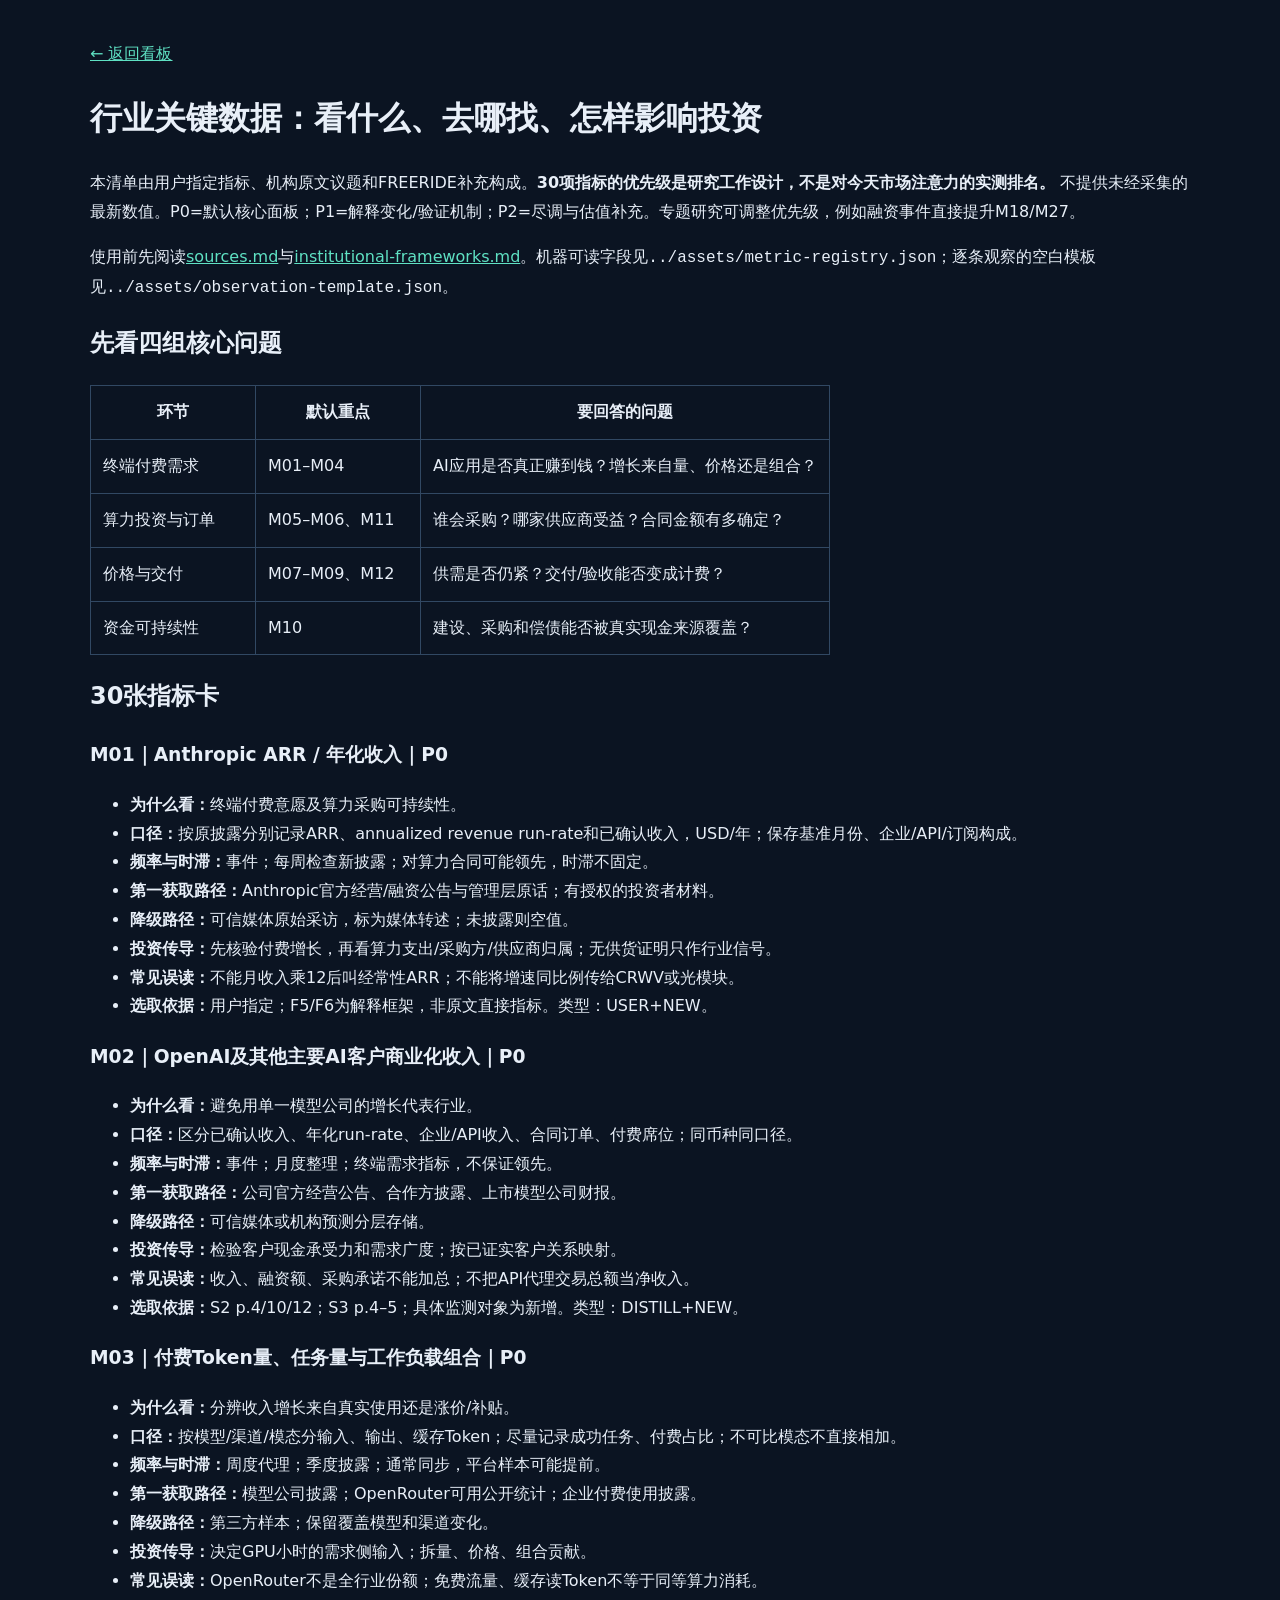
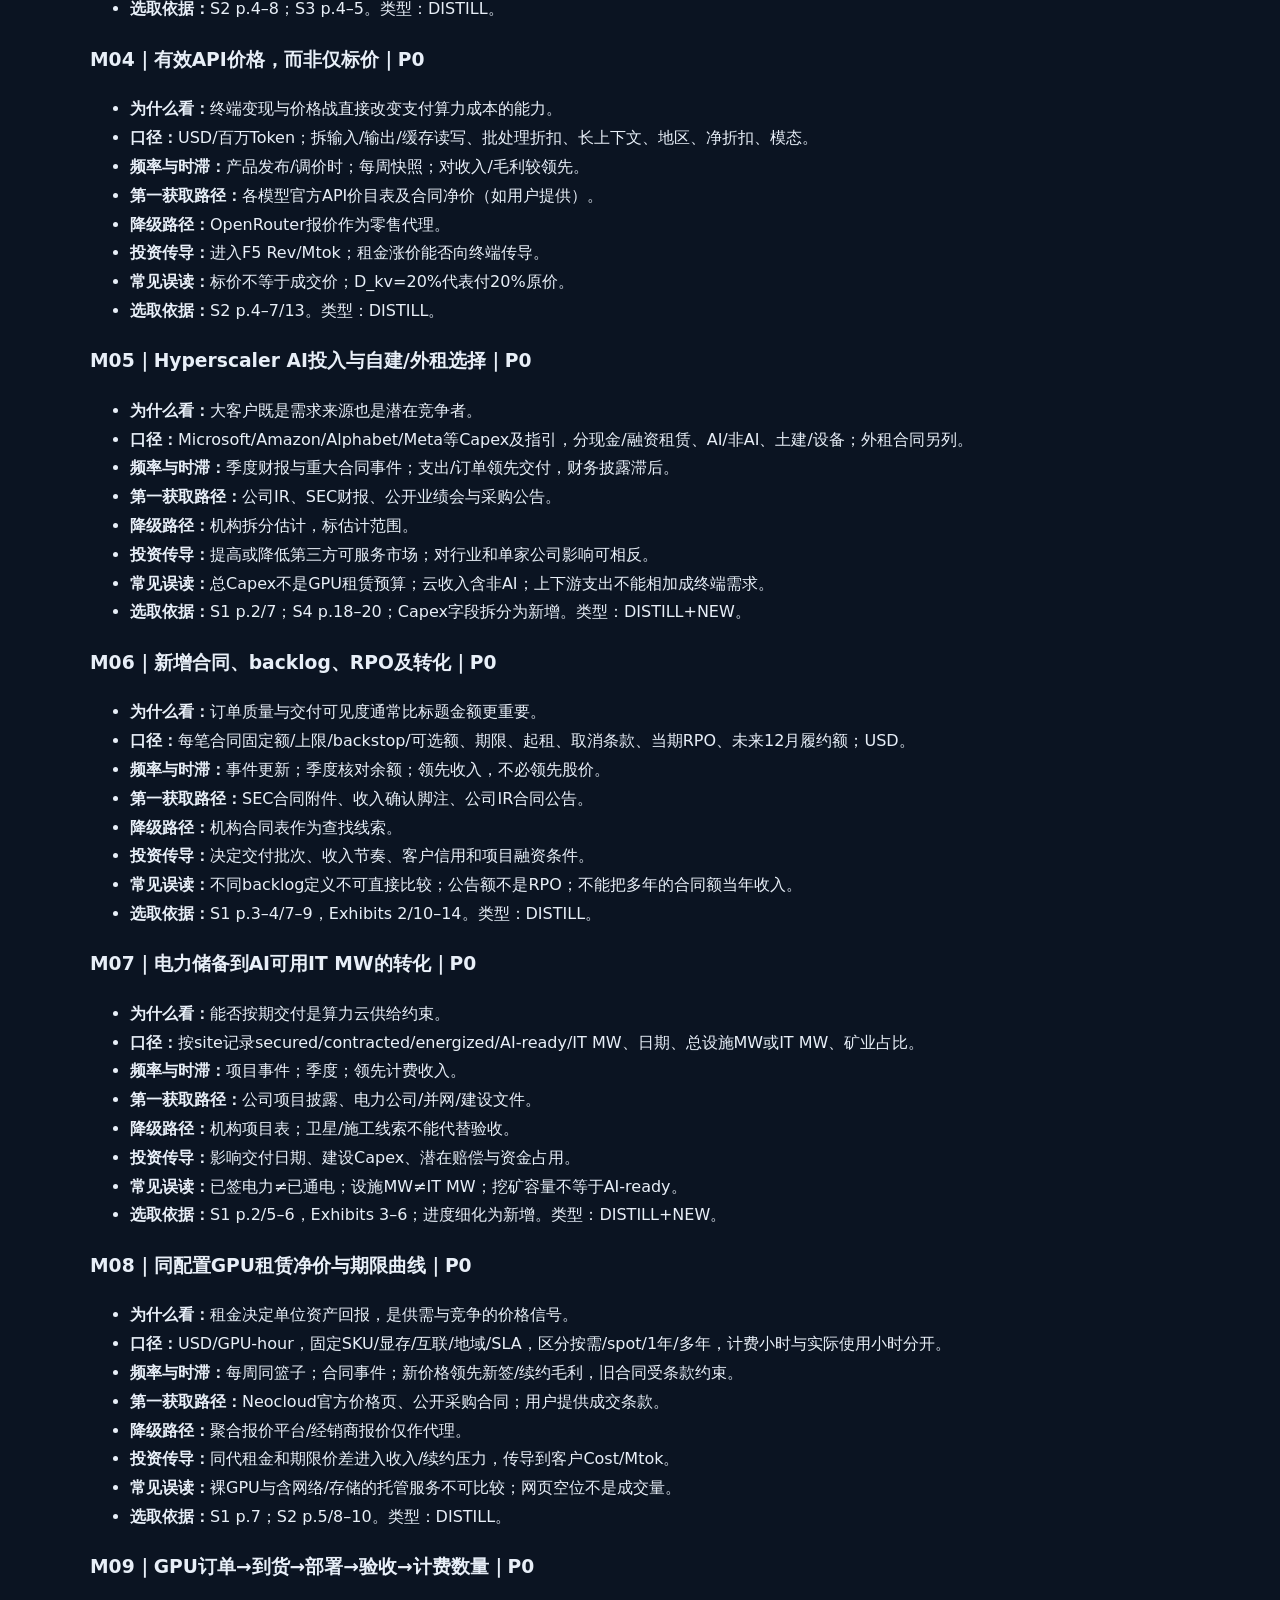
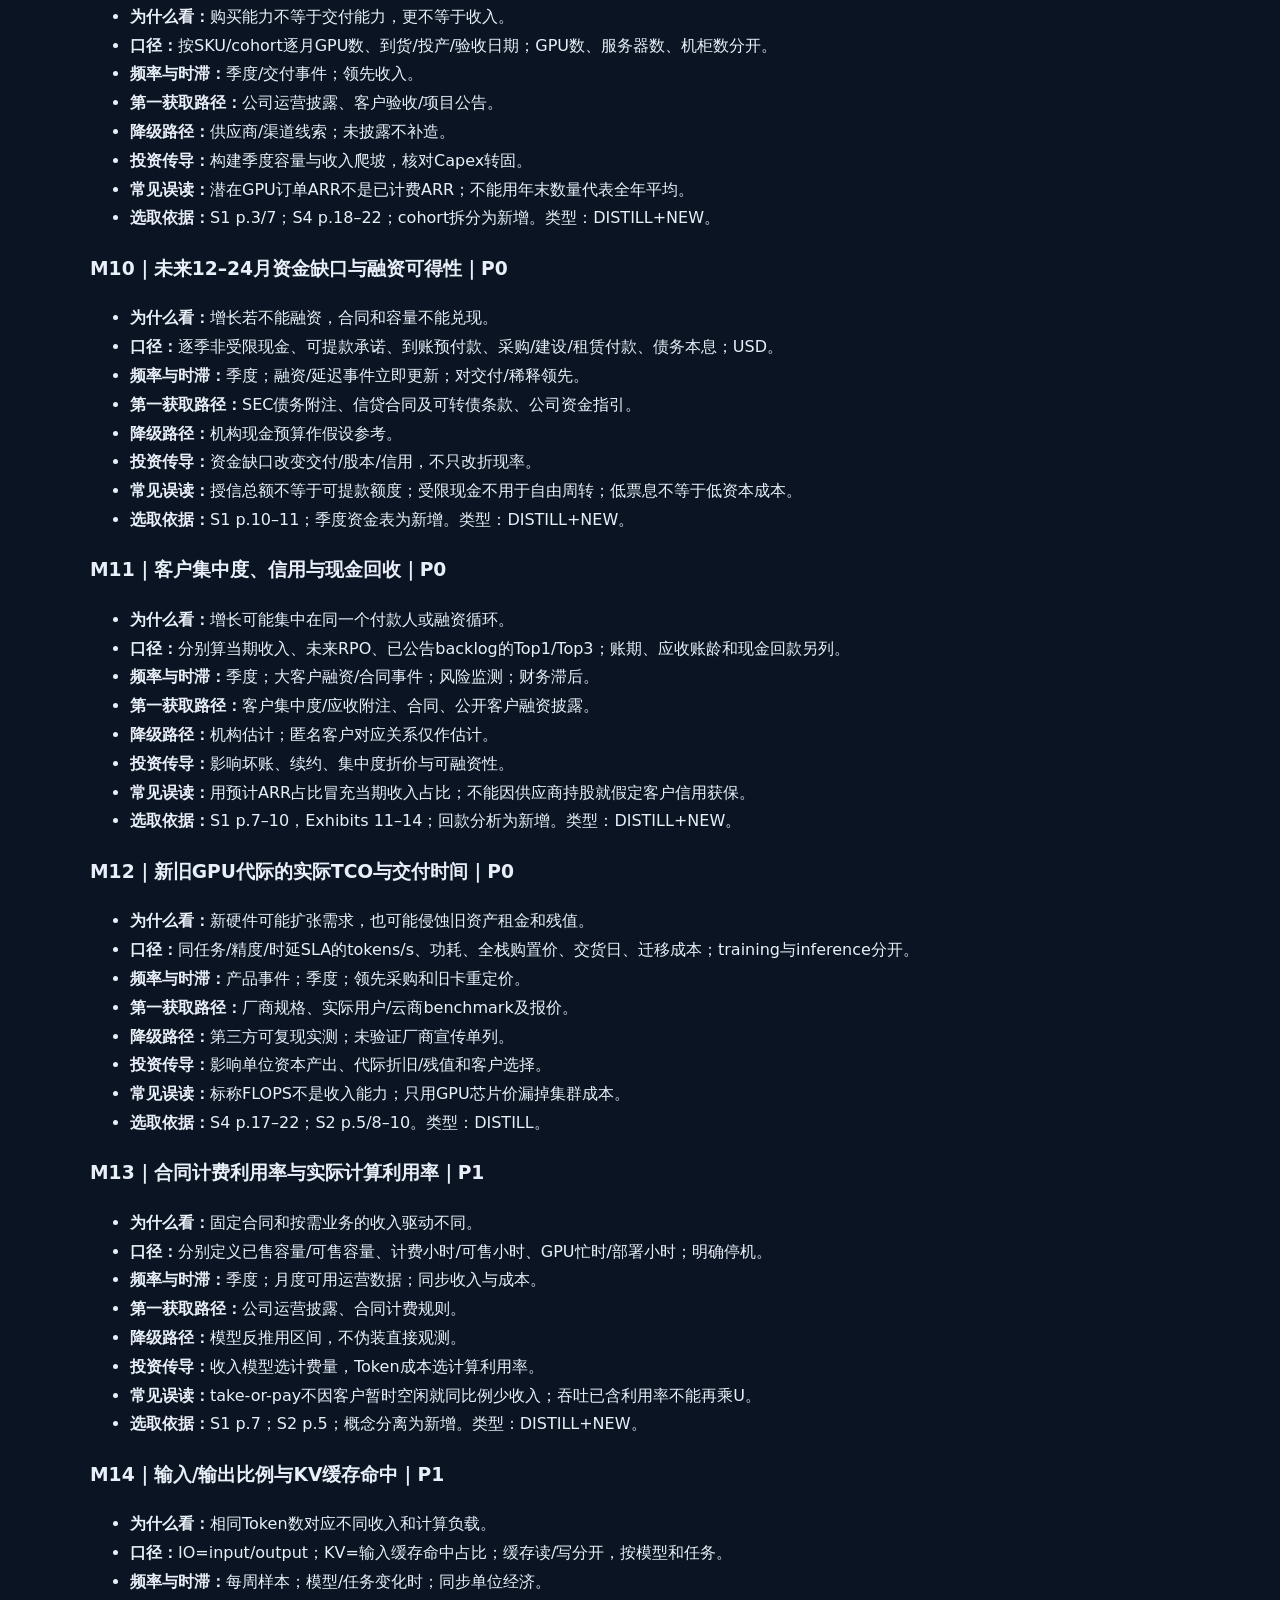
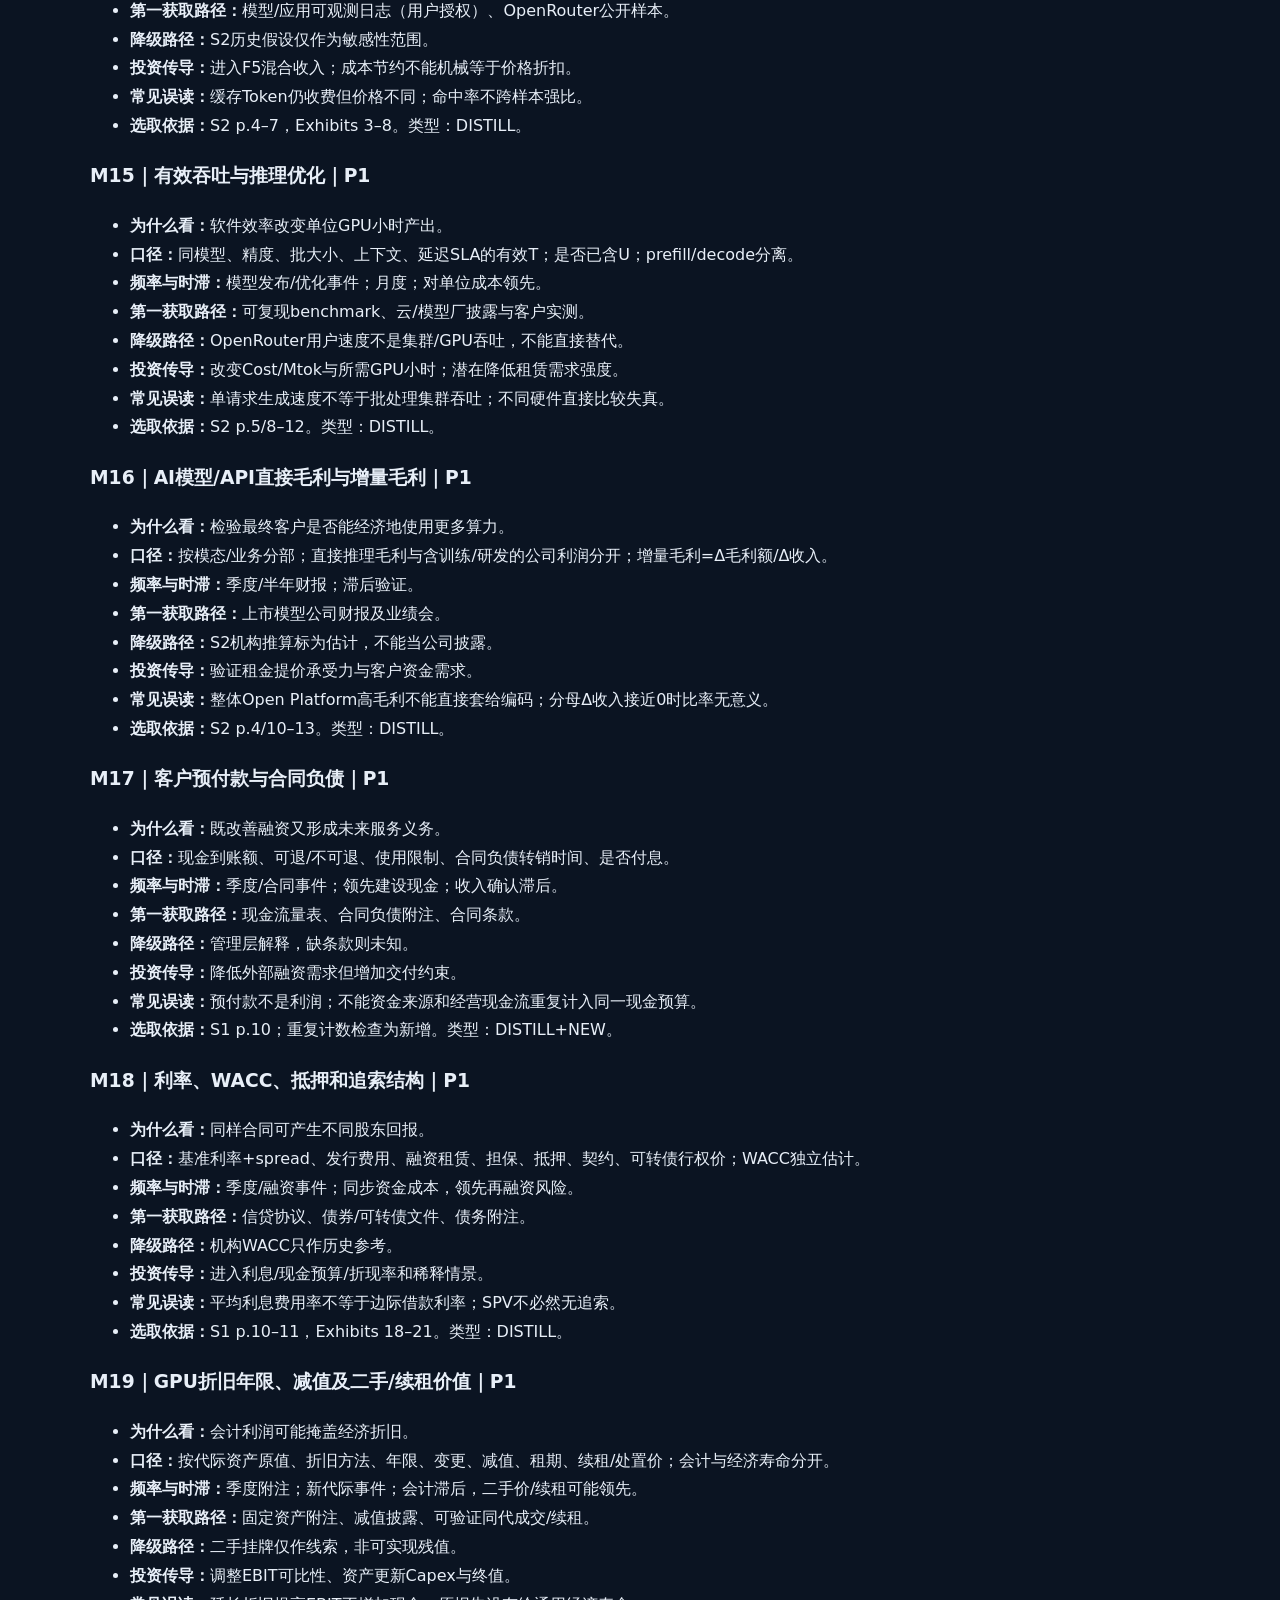
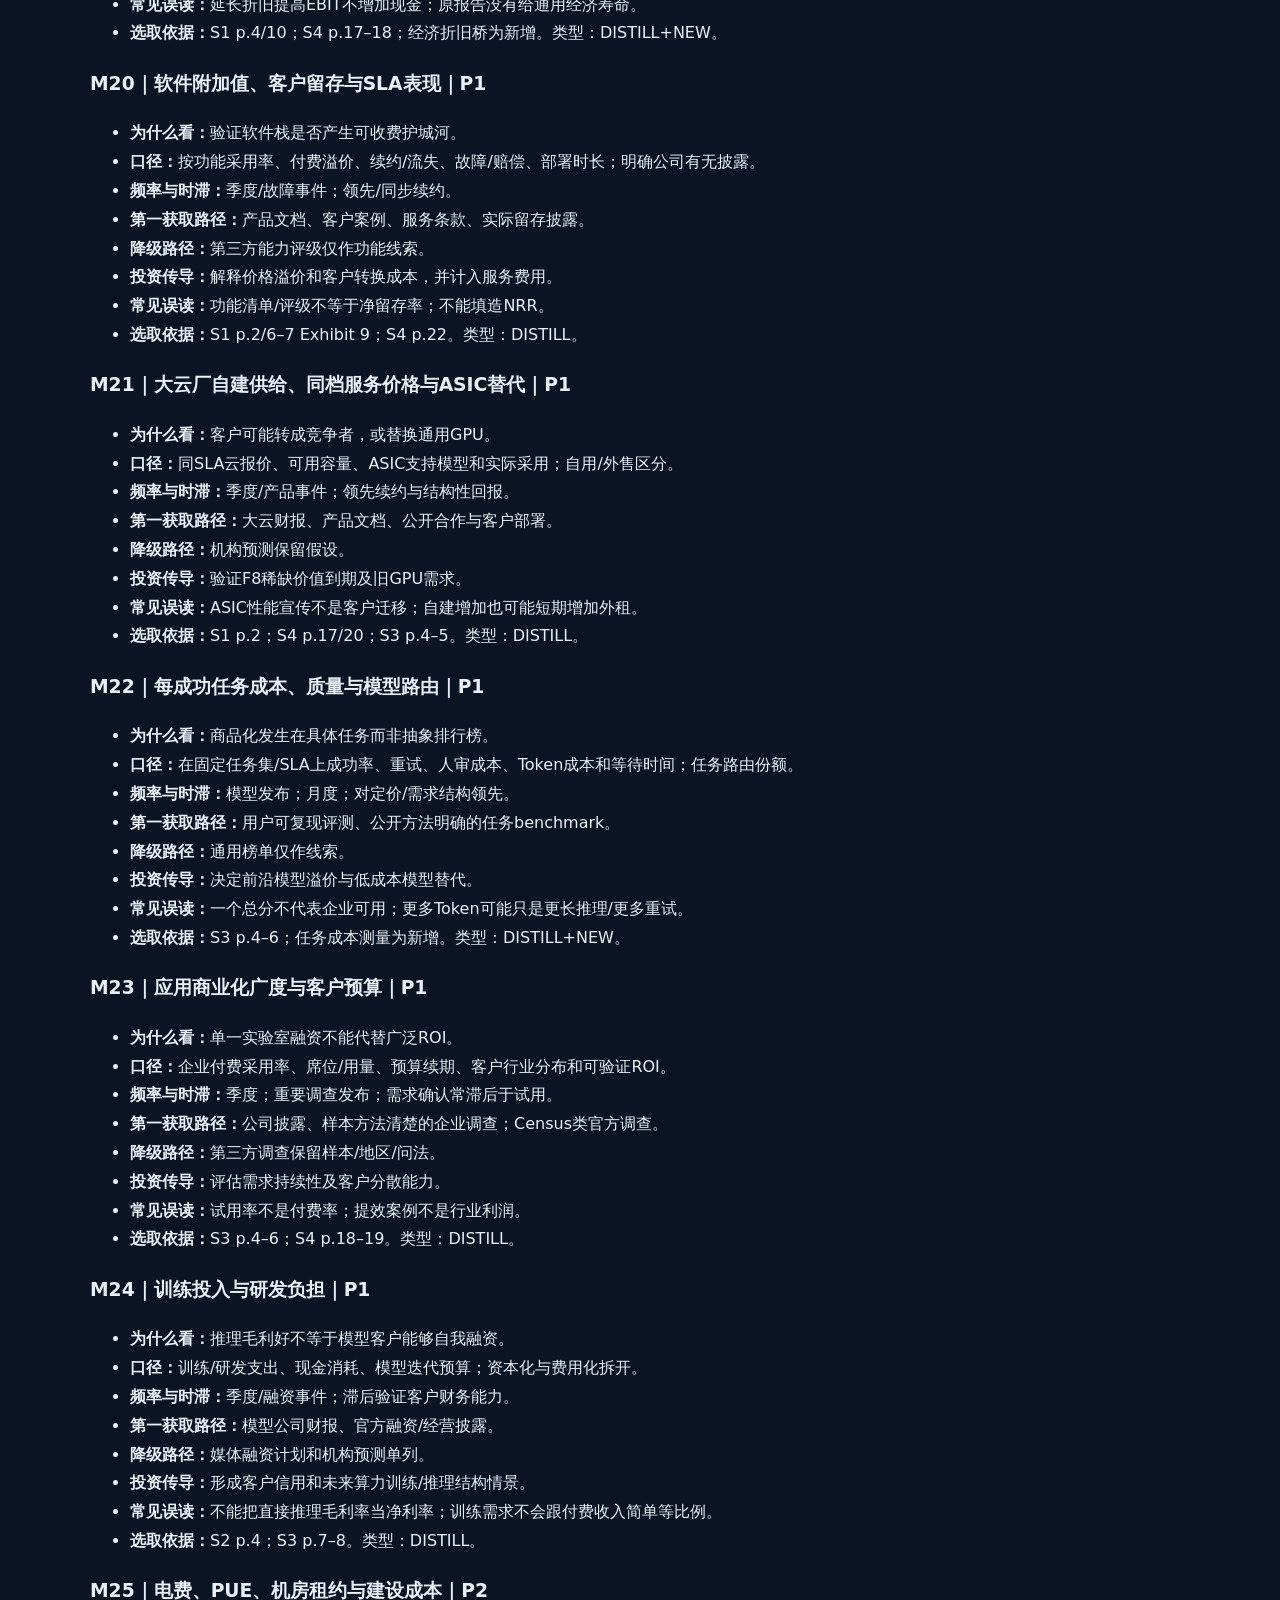
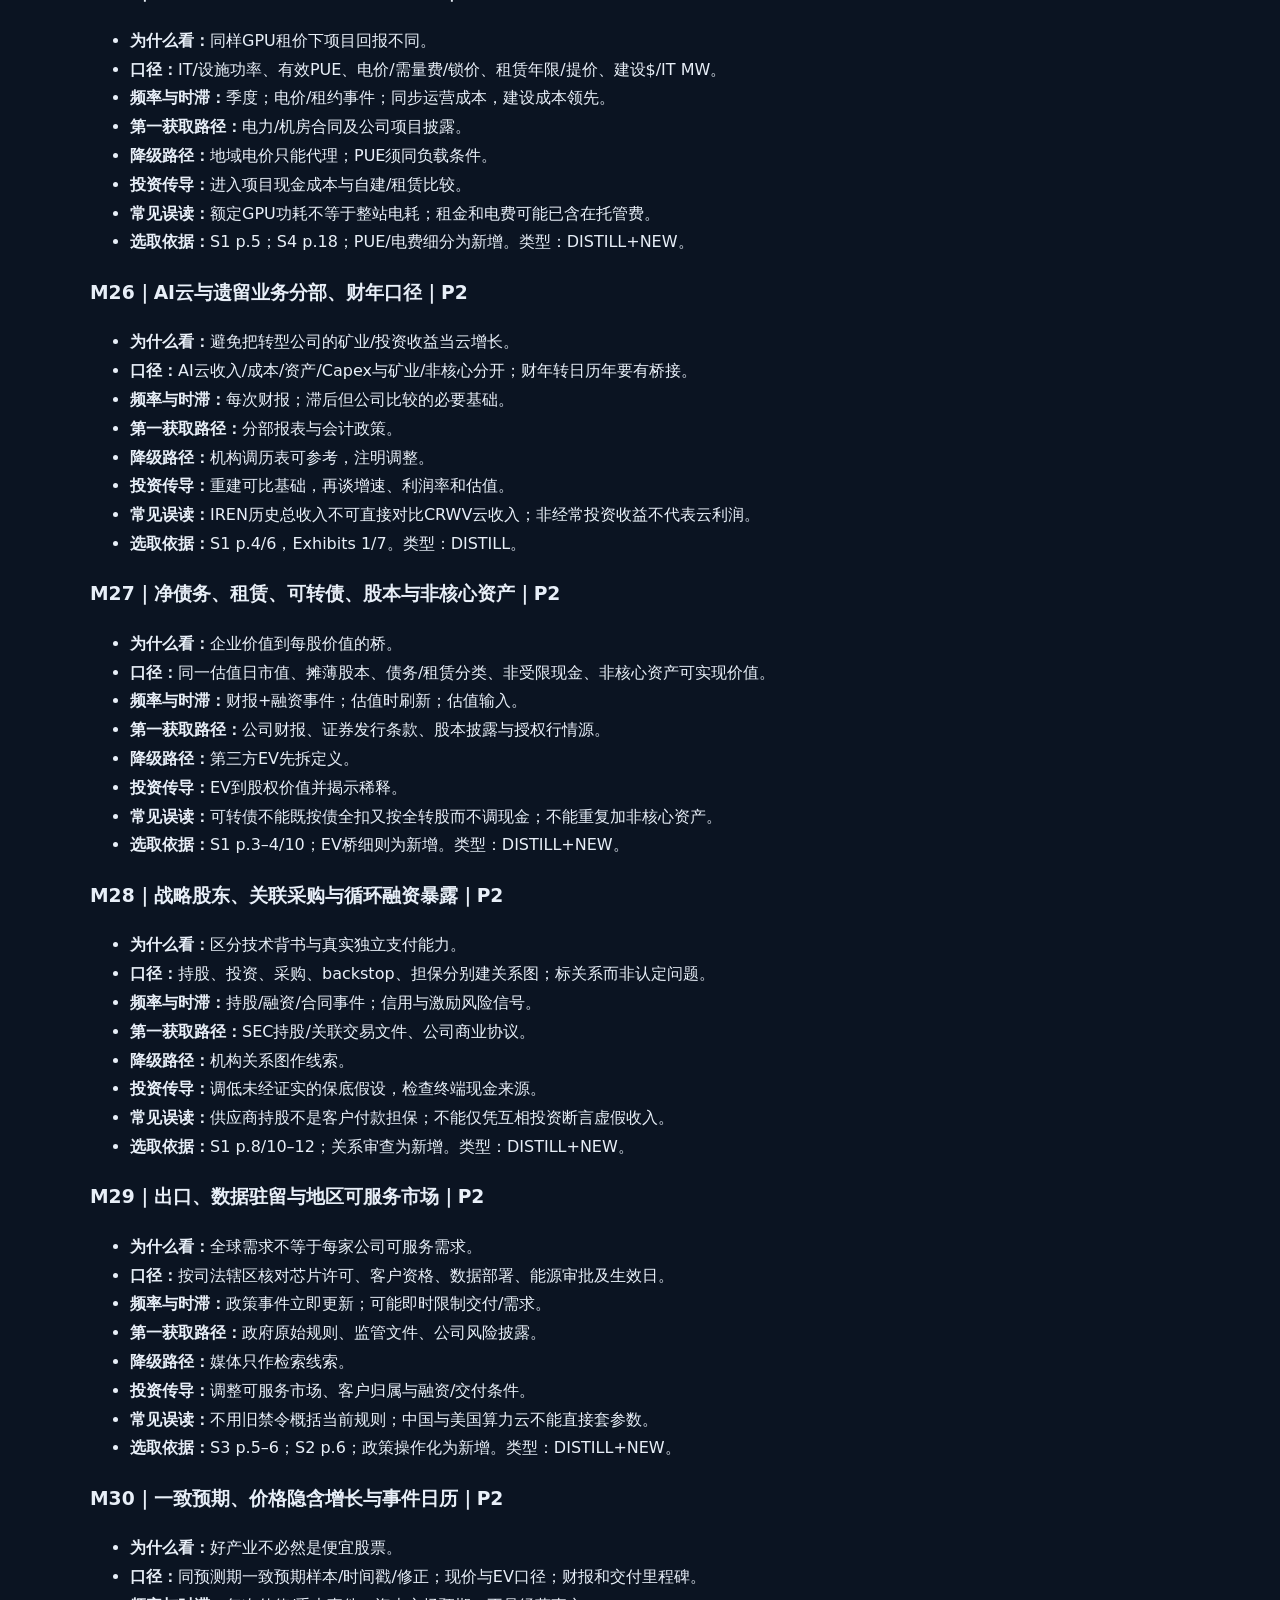
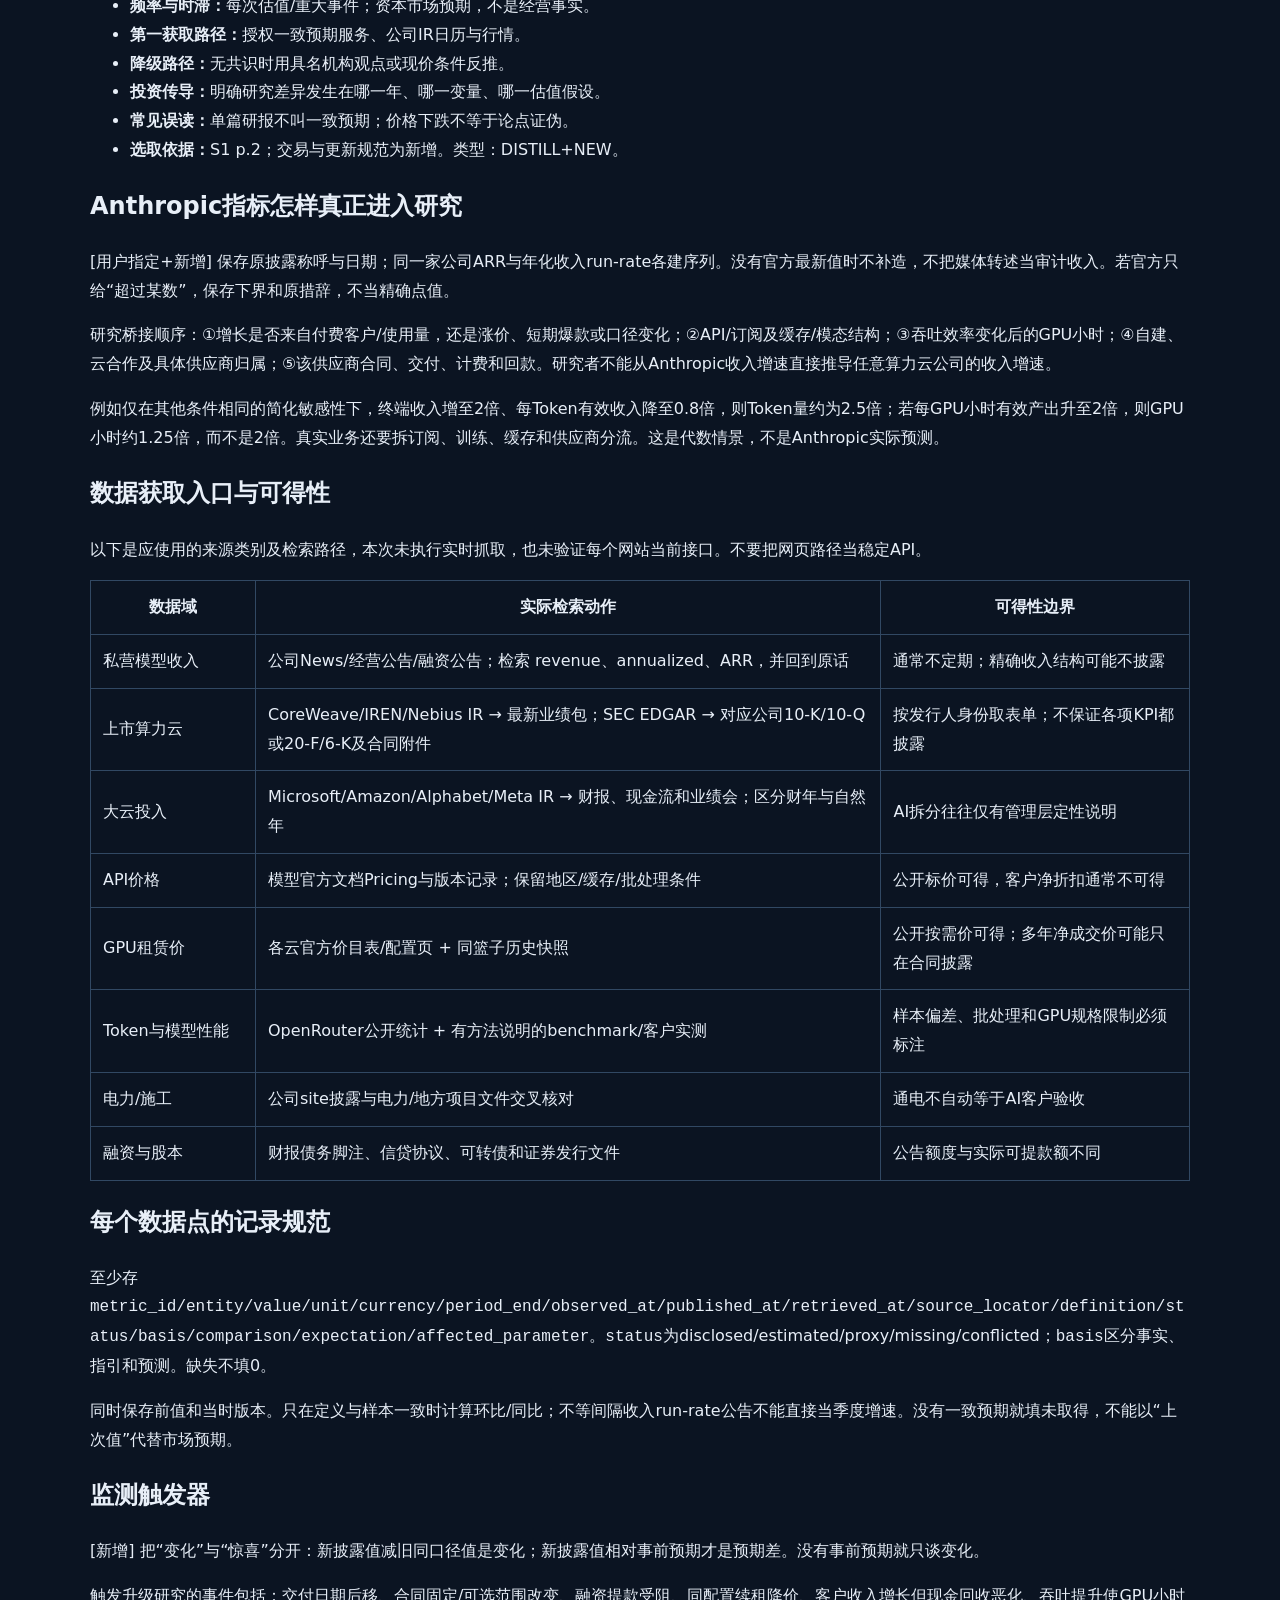
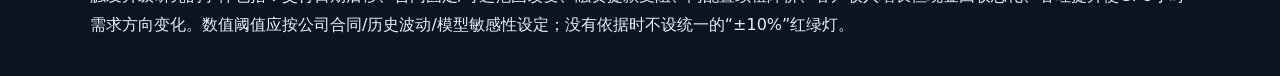
<file: references/market-data.html>
<!doctype html><html lang="zh-CN"><meta charset="utf-8"><meta name="viewport" content="width=device-width,initial-scale=1"><title>FREERIDE Research</title><style>body{max-width:1100px;margin:40px auto;padding:0 24px;background:#0b1422;color:#e8eff8;font:16px/1.8 system-ui,sans-serif}a{color:#5fe1c3}table{border-collapse:collapse;display:block;overflow:auto}td,th{padding:12px;border:1px solid #314863;min-width:140px}pre,code{white-space:pre-wrap;overflow-wrap:anywhere}blockquote{border-left:3px solid #efc776;margin-left:0;padding-left:16px}</style><a href="../index.html">← 返回看板</a><h1>行业关键数据：看什么、去哪找、怎样影响投资</h1>
<p>本清单由用户指定指标、机构原文议题和FREERIDE补充构成。<strong>30项指标的优先级是研究工作设计，不是对今天市场注意力的实测排名。</strong> 不提供未经采集的最新数值。P0=默认核心面板；P1=解释变化/验证机制；P2=尽调与估值补充。专题研究可调整优先级，例如融资事件直接提升M18/M27。</p>
<p>使用前先阅读<a href="sources.html">sources.md</a>与<a href="institutional-frameworks.html">institutional-frameworks.md</a>。机器可读字段见<code>../assets/metric-registry.json</code>；逐条观察的空白模板见<code>../assets/observation-template.json</code>。</p>
<h2>先看四组核心问题</h2>
<table>
<thead>
<tr>
<th>环节</th>
<th>默认重点</th>
<th>要回答的问题</th>
</tr>
</thead>
<tbody>
<tr>
<td>终端付费需求</td>
<td>M01–M04</td>
<td>AI应用是否真正赚到钱？增长来自量、价格还是组合？</td>
</tr>
<tr>
<td>算力投资与订单</td>
<td>M05–M06、M11</td>
<td>谁会采购？哪家供应商受益？合同金额有多确定？</td>
</tr>
<tr>
<td>价格与交付</td>
<td>M07–M09、M12</td>
<td>供需是否仍紧？交付/验收能否变成计费？</td>
</tr>
<tr>
<td>资金可持续性</td>
<td>M10</td>
<td>建设、采购和偿债能否被真实现金来源覆盖？</td>
</tr>
</tbody>
</table>
<h2>30张指标卡</h2>
<h3>M01｜Anthropic ARR / 年化收入｜P0</h3>
<ul>
<li><strong>为什么看：</strong>终端付费意愿及算力采购可持续性。</li>
<li><strong>口径：</strong>按原披露分别记录ARR、annualized revenue run-rate和已确认收入，USD/年；保存基准月份、企业/API/订阅构成。</li>
<li><strong>频率与时滞：</strong>事件；每周检查新披露；对算力合同可能领先，时滞不固定。</li>
<li><strong>第一获取路径：</strong>Anthropic官方经营/融资公告与管理层原话；有授权的投资者材料。</li>
<li><strong>降级路径：</strong>可信媒体原始采访，标为媒体转述；未披露则空值。</li>
<li><strong>投资传导：</strong>先核验付费增长，再看算力支出/采购方/供应商归属；无供货证明只作行业信号。</li>
<li><strong>常见误读：</strong>不能月收入乘12后叫经常性ARR；不能将增速同比例传给CRWV或光模块。</li>
<li><strong>选取依据：</strong>用户指定；F5/F6为解释框架，非原文直接指标。类型：USER+NEW。</li>
</ul>
<h3>M02｜OpenAI及其他主要AI客户商业化收入｜P0</h3>
<ul>
<li><strong>为什么看：</strong>避免用单一模型公司的增长代表行业。</li>
<li><strong>口径：</strong>区分已确认收入、年化run-rate、企业/API收入、合同订单、付费席位；同币种同口径。</li>
<li><strong>频率与时滞：</strong>事件；月度整理；终端需求指标，不保证领先。</li>
<li><strong>第一获取路径：</strong>公司官方经营公告、合作方披露、上市模型公司财报。</li>
<li><strong>降级路径：</strong>可信媒体或机构预测分层存储。</li>
<li><strong>投资传导：</strong>检验客户现金承受力和需求广度；按已证实客户关系映射。</li>
<li><strong>常见误读：</strong>收入、融资额、采购承诺不能加总；不把API代理交易总额当净收入。</li>
<li><strong>选取依据：</strong>S2 p.4/10/12；S3 p.4–5；具体监测对象为新增。类型：DISTILL+NEW。</li>
</ul>
<h3>M03｜付费Token量、任务量与工作负载组合｜P0</h3>
<ul>
<li><strong>为什么看：</strong>分辨收入增长来自真实使用还是涨价/补贴。</li>
<li><strong>口径：</strong>按模型/渠道/模态分输入、输出、缓存Token；尽量记录成功任务、付费占比；不可比模态不直接相加。</li>
<li><strong>频率与时滞：</strong>周度代理；季度披露；通常同步，平台样本可能提前。</li>
<li><strong>第一获取路径：</strong>模型公司披露；OpenRouter可用公开统计；企业付费使用披露。</li>
<li><strong>降级路径：</strong>第三方样本；保留覆盖模型和渠道变化。</li>
<li><strong>投资传导：</strong>决定GPU小时的需求侧输入；拆量、价格、组合贡献。</li>
<li><strong>常见误读：</strong>OpenRouter不是全行业份额；免费流量、缓存读Token不等于同等算力消耗。</li>
<li><strong>选取依据：</strong>S2 p.4–8；S3 p.4–5。类型：DISTILL。</li>
</ul>
<h3>M04｜有效API价格，而非仅标价｜P0</h3>
<ul>
<li><strong>为什么看：</strong>终端变现与价格战直接改变支付算力成本的能力。</li>
<li><strong>口径：</strong>USD/百万Token；拆输入/输出/缓存读写、批处理折扣、长上下文、地区、净折扣、模态。</li>
<li><strong>频率与时滞：</strong>产品发布/调价时；每周快照；对收入/毛利较领先。</li>
<li><strong>第一获取路径：</strong>各模型官方API价目表及合同净价（如用户提供）。</li>
<li><strong>降级路径：</strong>OpenRouter报价作为零售代理。</li>
<li><strong>投资传导：</strong>进入F5 Rev/Mtok；租金涨价能否向终端传导。</li>
<li><strong>常见误读：</strong>标价不等于成交价；D_kv=20%代表付20%原价。</li>
<li><strong>选取依据：</strong>S2 p.4–7/13。类型：DISTILL。</li>
</ul>
<h3>M05｜Hyperscaler AI投入与自建/外租选择｜P0</h3>
<ul>
<li><strong>为什么看：</strong>大客户既是需求来源也是潜在竞争者。</li>
<li><strong>口径：</strong>Microsoft/Amazon/Alphabet/Meta等Capex及指引，分现金/融资租赁、AI/非AI、土建/设备；外租合同另列。</li>
<li><strong>频率与时滞：</strong>季度财报与重大合同事件；支出/订单领先交付，财务披露滞后。</li>
<li><strong>第一获取路径：</strong>公司IR、SEC财报、公开业绩会与采购公告。</li>
<li><strong>降级路径：</strong>机构拆分估计，标估计范围。</li>
<li><strong>投资传导：</strong>提高或降低第三方可服务市场；对行业和单家公司影响可相反。</li>
<li><strong>常见误读：</strong>总Capex不是GPU租赁预算；云收入含非AI；上下游支出不能相加成终端需求。</li>
<li><strong>选取依据：</strong>S1 p.2/7；S4 p.18–20；Capex字段拆分为新增。类型：DISTILL+NEW。</li>
</ul>
<h3>M06｜新增合同、backlog、RPO及转化｜P0</h3>
<ul>
<li><strong>为什么看：</strong>订单质量与交付可见度通常比标题金额更重要。</li>
<li><strong>口径：</strong>每笔合同固定额/上限/backstop/可选额、期限、起租、取消条款、当期RPO、未来12月履约额；USD。</li>
<li><strong>频率与时滞：</strong>事件更新；季度核对余额；领先收入，不必领先股价。</li>
<li><strong>第一获取路径：</strong>SEC合同附件、收入确认脚注、公司IR合同公告。</li>
<li><strong>降级路径：</strong>机构合同表作为查找线索。</li>
<li><strong>投资传导：</strong>决定交付批次、收入节奏、客户信用和项目融资条件。</li>
<li><strong>常见误读：</strong>不同backlog定义不可直接比较；公告额不是RPO；不能把多年的合同额当年收入。</li>
<li><strong>选取依据：</strong>S1 p.3–4/7–9，Exhibits 2/10–14。类型：DISTILL。</li>
</ul>
<h3>M07｜电力储备到AI可用IT MW的转化｜P0</h3>
<ul>
<li><strong>为什么看：</strong>能否按期交付是算力云供给约束。</li>
<li><strong>口径：</strong>按site记录secured/contracted/energized/AI-ready/IT MW、日期、总设施MW或IT MW、矿业占比。</li>
<li><strong>频率与时滞：</strong>项目事件；季度；领先计费收入。</li>
<li><strong>第一获取路径：</strong>公司项目披露、电力公司/并网/建设文件。</li>
<li><strong>降级路径：</strong>机构项目表；卫星/施工线索不能代替验收。</li>
<li><strong>投资传导：</strong>影响交付日期、建设Capex、潜在赔偿与资金占用。</li>
<li><strong>常见误读：</strong>已签电力≠已通电；设施MW≠IT MW；挖矿容量不等于AI-ready。</li>
<li><strong>选取依据：</strong>S1 p.2/5–6，Exhibits 3–6；进度细化为新增。类型：DISTILL+NEW。</li>
</ul>
<h3>M08｜同配置GPU租赁净价与期限曲线｜P0</h3>
<ul>
<li><strong>为什么看：</strong>租金决定单位资产回报，是供需与竞争的价格信号。</li>
<li><strong>口径：</strong>USD/GPU-hour，固定SKU/显存/互联/地域/SLA，区分按需/spot/1年/多年，计费小时与实际使用小时分开。</li>
<li><strong>频率与时滞：</strong>每周同篮子；合同事件；新价格领先新签/续约毛利，旧合同受条款约束。</li>
<li><strong>第一获取路径：</strong>Neocloud官方价格页、公开采购合同；用户提供成交条款。</li>
<li><strong>降级路径：</strong>聚合报价平台/经销商报价仅作代理。</li>
<li><strong>投资传导：</strong>同代租金和期限价差进入收入/续约压力，传导到客户Cost/Mtok。</li>
<li><strong>常见误读：</strong>裸GPU与含网络/存储的托管服务不可比较；网页空位不是成交量。</li>
<li><strong>选取依据：</strong>S1 p.7；S2 p.5/8–10。类型：DISTILL。</li>
</ul>
<h3>M09｜GPU订单→到货→部署→验收→计费数量｜P0</h3>
<ul>
<li><strong>为什么看：</strong>购买能力不等于交付能力，更不等于收入。</li>
<li><strong>口径：</strong>按SKU/cohort逐月GPU数、到货/投产/验收日期；GPU数、服务器数、机柜数分开。</li>
<li><strong>频率与时滞：</strong>季度/交付事件；领先收入。</li>
<li><strong>第一获取路径：</strong>公司运营披露、客户验收/项目公告。</li>
<li><strong>降级路径：</strong>供应商/渠道线索；未披露不补造。</li>
<li><strong>投资传导：</strong>构建季度容量与收入爬坡，核对Capex转固。</li>
<li><strong>常见误读：</strong>潜在GPU订单ARR不是已计费ARR；不能用年末数量代表全年平均。</li>
<li><strong>选取依据：</strong>S1 p.3/7；S4 p.18–22；cohort拆分为新增。类型：DISTILL+NEW。</li>
</ul>
<h3>M10｜未来12–24月资金缺口与融资可得性｜P0</h3>
<ul>
<li><strong>为什么看：</strong>增长若不能融资，合同和容量不能兑现。</li>
<li><strong>口径：</strong>逐季非受限现金、可提款承诺、到账预付款、采购/建设/租赁付款、债务本息；USD。</li>
<li><strong>频率与时滞：</strong>季度；融资/延迟事件立即更新；对交付/稀释领先。</li>
<li><strong>第一获取路径：</strong>SEC债务附注、信贷合同及可转债条款、公司资金指引。</li>
<li><strong>降级路径：</strong>机构现金预算作假设参考。</li>
<li><strong>投资传导：</strong>资金缺口改变交付/股本/信用，不只改折现率。</li>
<li><strong>常见误读：</strong>授信总额不等于可提款额度；受限现金不用于自由周转；低票息不等于低资本成本。</li>
<li><strong>选取依据：</strong>S1 p.10–11；季度资金表为新增。类型：DISTILL+NEW。</li>
</ul>
<h3>M11｜客户集中度、信用与现金回收｜P0</h3>
<ul>
<li><strong>为什么看：</strong>增长可能集中在同一个付款人或融资循环。</li>
<li><strong>口径：</strong>分别算当期收入、未来RPO、已公告backlog的Top1/Top3；账期、应收账龄和现金回款另列。</li>
<li><strong>频率与时滞：</strong>季度；大客户融资/合同事件；风险监测；财务滞后。</li>
<li><strong>第一获取路径：</strong>客户集中度/应收附注、合同、公开客户融资披露。</li>
<li><strong>降级路径：</strong>机构估计；匿名客户对应关系仅作估计。</li>
<li><strong>投资传导：</strong>影响坏账、续约、集中度折价与可融资性。</li>
<li><strong>常见误读：</strong>用预计ARR占比冒充当期收入占比；不能因供应商持股就假定客户信用获保。</li>
<li><strong>选取依据：</strong>S1 p.7–10，Exhibits 11–14；回款分析为新增。类型：DISTILL+NEW。</li>
</ul>
<h3>M12｜新旧GPU代际的实际TCO与交付时间｜P0</h3>
<ul>
<li><strong>为什么看：</strong>新硬件可能扩张需求，也可能侵蚀旧资产租金和残值。</li>
<li><strong>口径：</strong>同任务/精度/时延SLA的tokens/s、功耗、全栈购置价、交货日、迁移成本；training与inference分开。</li>
<li><strong>频率与时滞：</strong>产品事件；季度；领先采购和旧卡重定价。</li>
<li><strong>第一获取路径：</strong>厂商规格、实际用户/云商benchmark及报价。</li>
<li><strong>降级路径：</strong>第三方可复现实测；未验证厂商宣传单列。</li>
<li><strong>投资传导：</strong>影响单位资本产出、代际折旧/残值和客户选择。</li>
<li><strong>常见误读：</strong>标称FLOPS不是收入能力；只用GPU芯片价漏掉集群成本。</li>
<li><strong>选取依据：</strong>S4 p.17–22；S2 p.5/8–10。类型：DISTILL。</li>
</ul>
<h3>M13｜合同计费利用率与实际计算利用率｜P1</h3>
<ul>
<li><strong>为什么看：</strong>固定合同和按需业务的收入驱动不同。</li>
<li><strong>口径：</strong>分别定义已售容量/可售容量、计费小时/可售小时、GPU忙时/部署小时；明确停机。</li>
<li><strong>频率与时滞：</strong>季度；月度可用运营数据；同步收入与成本。</li>
<li><strong>第一获取路径：</strong>公司运营披露、合同计费规则。</li>
<li><strong>降级路径：</strong>模型反推用区间，不伪装直接观测。</li>
<li><strong>投资传导：</strong>收入模型选计费量，Token成本选计算利用率。</li>
<li><strong>常见误读：</strong>take-or-pay不因客户暂时空闲就同比例少收入；吞吐已含利用率不能再乘U。</li>
<li><strong>选取依据：</strong>S1 p.7；S2 p.5；概念分离为新增。类型：DISTILL+NEW。</li>
</ul>
<h3>M14｜输入/输出比例与KV缓存命中｜P1</h3>
<ul>
<li><strong>为什么看：</strong>相同Token数对应不同收入和计算负载。</li>
<li><strong>口径：</strong>IO=input/output；KV=输入缓存命中占比；缓存读/写分开，按模型和任务。</li>
<li><strong>频率与时滞：</strong>每周样本；模型/任务变化时；同步单位经济。</li>
<li><strong>第一获取路径：</strong>模型/应用可观测日志（用户授权）、OpenRouter公开样本。</li>
<li><strong>降级路径：</strong>S2历史假设仅作为敏感性范围。</li>
<li><strong>投资传导：</strong>进入F5混合收入；成本节约不能机械等于价格折扣。</li>
<li><strong>常见误读：</strong>缓存Token仍收费但价格不同；命中率不跨样本强比。</li>
<li><strong>选取依据：</strong>S2 p.4–7，Exhibits 3–8。类型：DISTILL。</li>
</ul>
<h3>M15｜有效吞吐与推理优化｜P1</h3>
<ul>
<li><strong>为什么看：</strong>软件效率改变单位GPU小时产出。</li>
<li><strong>口径：</strong>同模型、精度、批大小、上下文、延迟SLA的有效T；是否已含U；prefill/decode分离。</li>
<li><strong>频率与时滞：</strong>模型发布/优化事件；月度；对单位成本领先。</li>
<li><strong>第一获取路径：</strong>可复现benchmark、云/模型厂披露与客户实测。</li>
<li><strong>降级路径：</strong>OpenRouter用户速度不是集群/GPU吞吐，不能直接替代。</li>
<li><strong>投资传导：</strong>改变Cost/Mtok与所需GPU小时；潜在降低租赁需求强度。</li>
<li><strong>常见误读：</strong>单请求生成速度不等于批处理集群吞吐；不同硬件直接比较失真。</li>
<li><strong>选取依据：</strong>S2 p.5/8–12。类型：DISTILL。</li>
</ul>
<h3>M16｜AI模型/API直接毛利与增量毛利｜P1</h3>
<ul>
<li><strong>为什么看：</strong>检验最终客户是否能经济地使用更多算力。</li>
<li><strong>口径：</strong>按模态/业务分部；直接推理毛利与含训练/研发的公司利润分开；增量毛利=Δ毛利额/Δ收入。</li>
<li><strong>频率与时滞：</strong>季度/半年财报；滞后验证。</li>
<li><strong>第一获取路径：</strong>上市模型公司财报及业绩会。</li>
<li><strong>降级路径：</strong>S2机构推算标为估计，不能当公司披露。</li>
<li><strong>投资传导：</strong>验证租金提价承受力与客户资金需求。</li>
<li><strong>常见误读：</strong>整体Open Platform高毛利不能直接套给编码；分母Δ收入接近0时比率无意义。</li>
<li><strong>选取依据：</strong>S2 p.4/10–13。类型：DISTILL。</li>
</ul>
<h3>M17｜客户预付款与合同负债｜P1</h3>
<ul>
<li><strong>为什么看：</strong>既改善融资又形成未来服务义务。</li>
<li><strong>口径：</strong>现金到账额、可退/不可退、使用限制、合同负债转销时间、是否付息。</li>
<li><strong>频率与时滞：</strong>季度/合同事件；领先建设现金；收入确认滞后。</li>
<li><strong>第一获取路径：</strong>现金流量表、合同负债附注、合同条款。</li>
<li><strong>降级路径：</strong>管理层解释，缺条款则未知。</li>
<li><strong>投资传导：</strong>降低外部融资需求但增加交付约束。</li>
<li><strong>常见误读：</strong>预付款不是利润；不能资金来源和经营现金流重复计入同一现金预算。</li>
<li><strong>选取依据：</strong>S1 p.10；重复计数检查为新增。类型：DISTILL+NEW。</li>
</ul>
<h3>M18｜利率、WACC、抵押和追索结构｜P1</h3>
<ul>
<li><strong>为什么看：</strong>同样合同可产生不同股东回报。</li>
<li><strong>口径：</strong>基准利率+spread、发行费用、融资租赁、担保、抵押、契约、可转债行权价；WACC独立估计。</li>
<li><strong>频率与时滞：</strong>季度/融资事件；同步资金成本，领先再融资风险。</li>
<li><strong>第一获取路径：</strong>信贷协议、债券/可转债文件、债务附注。</li>
<li><strong>降级路径：</strong>机构WACC只作历史参考。</li>
<li><strong>投资传导：</strong>进入利息/现金预算/折现率和稀释情景。</li>
<li><strong>常见误读：</strong>平均利息费用率不等于边际借款利率；SPV不必然无追索。</li>
<li><strong>选取依据：</strong>S1 p.10–11，Exhibits 18–21。类型：DISTILL。</li>
</ul>
<h3>M19｜GPU折旧年限、减值及二手/续租价值｜P1</h3>
<ul>
<li><strong>为什么看：</strong>会计利润可能掩盖经济折旧。</li>
<li><strong>口径：</strong>按代际资产原值、折旧方法、年限、变更、减值、租期、续租/处置价；会计与经济寿命分开。</li>
<li><strong>频率与时滞：</strong>季度附注；新代际事件；会计滞后，二手价/续租可能领先。</li>
<li><strong>第一获取路径：</strong>固定资产附注、减值披露、可验证同代成交/续租。</li>
<li><strong>降级路径：</strong>二手挂牌仅作线索，非可实现残值。</li>
<li><strong>投资传导：</strong>调整EBIT可比性、资产更新Capex与终值。</li>
<li><strong>常见误读：</strong>延长折旧提高EBIT不增加现金；原报告没有给通用经济寿命。</li>
<li><strong>选取依据：</strong>S1 p.4/10；S4 p.17–18；经济折旧桥为新增。类型：DISTILL+NEW。</li>
</ul>
<h3>M20｜软件附加值、客户留存与SLA表现｜P1</h3>
<ul>
<li><strong>为什么看：</strong>验证软件栈是否产生可收费护城河。</li>
<li><strong>口径：</strong>按功能采用率、付费溢价、续约/流失、故障/赔偿、部署时长；明确公司有无披露。</li>
<li><strong>频率与时滞：</strong>季度/故障事件；领先/同步续约。</li>
<li><strong>第一获取路径：</strong>产品文档、客户案例、服务条款、实际留存披露。</li>
<li><strong>降级路径：</strong>第三方能力评级仅作功能线索。</li>
<li><strong>投资传导：</strong>解释价格溢价和客户转换成本，并计入服务费用。</li>
<li><strong>常见误读：</strong>功能清单/评级不等于净留存率；不能填造NRR。</li>
<li><strong>选取依据：</strong>S1 p.2/6–7 Exhibit 9；S4 p.22。类型：DISTILL。</li>
</ul>
<h3>M21｜大云厂自建供给、同档服务价格与ASIC替代｜P1</h3>
<ul>
<li><strong>为什么看：</strong>客户可能转成竞争者，或替换通用GPU。</li>
<li><strong>口径：</strong>同SLA云报价、可用容量、ASIC支持模型和实际采用；自用/外售区分。</li>
<li><strong>频率与时滞：</strong>季度/产品事件；领先续约与结构性回报。</li>
<li><strong>第一获取路径：</strong>大云财报、产品文档、公开合作与客户部署。</li>
<li><strong>降级路径：</strong>机构预测保留假设。</li>
<li><strong>投资传导：</strong>验证F8稀缺价值到期及旧GPU需求。</li>
<li><strong>常见误读：</strong>ASIC性能宣传不是客户迁移；自建增加也可能短期增加外租。</li>
<li><strong>选取依据：</strong>S1 p.2；S4 p.17/20；S3 p.4–5。类型：DISTILL。</li>
</ul>
<h3>M22｜每成功任务成本、质量与模型路由｜P1</h3>
<ul>
<li><strong>为什么看：</strong>商品化发生在具体任务而非抽象排行榜。</li>
<li><strong>口径：</strong>在固定任务集/SLA上成功率、重试、人审成本、Token成本和等待时间；任务路由份额。</li>
<li><strong>频率与时滞：</strong>模型发布；月度；对定价/需求结构领先。</li>
<li><strong>第一获取路径：</strong>用户可复现评测、公开方法明确的任务benchmark。</li>
<li><strong>降级路径：</strong>通用榜单仅作线索。</li>
<li><strong>投资传导：</strong>决定前沿模型溢价与低成本模型替代。</li>
<li><strong>常见误读：</strong>一个总分不代表企业可用；更多Token可能只是更长推理/更多重试。</li>
<li><strong>选取依据：</strong>S3 p.4–6；任务成本测量为新增。类型：DISTILL+NEW。</li>
</ul>
<h3>M23｜应用商业化广度与客户预算｜P1</h3>
<ul>
<li><strong>为什么看：</strong>单一实验室融资不能代替广泛ROI。</li>
<li><strong>口径：</strong>企业付费采用率、席位/用量、预算续期、客户行业分布和可验证ROI。</li>
<li><strong>频率与时滞：</strong>季度；重要调查发布；需求确认常滞后于试用。</li>
<li><strong>第一获取路径：</strong>公司披露、样本方法清楚的企业调查；Census类官方调查。</li>
<li><strong>降级路径：</strong>第三方调查保留样本/地区/问法。</li>
<li><strong>投资传导：</strong>评估需求持续性及客户分散能力。</li>
<li><strong>常见误读：</strong>试用率不是付费率；提效案例不是行业利润。</li>
<li><strong>选取依据：</strong>S3 p.4–6；S4 p.18–19。类型：DISTILL。</li>
</ul>
<h3>M24｜训练投入与研发负担｜P1</h3>
<ul>
<li><strong>为什么看：</strong>推理毛利好不等于模型客户能够自我融资。</li>
<li><strong>口径：</strong>训练/研发支出、现金消耗、模型迭代预算；资本化与费用化拆开。</li>
<li><strong>频率与时滞：</strong>季度/融资事件；滞后验证客户财务能力。</li>
<li><strong>第一获取路径：</strong>模型公司财报、官方融资/经营披露。</li>
<li><strong>降级路径：</strong>媒体融资计划和机构预测单列。</li>
<li><strong>投资传导：</strong>形成客户信用和未来算力训练/推理结构情景。</li>
<li><strong>常见误读：</strong>不能把直接推理毛利率当净利率；训练需求不会跟付费收入简单等比例。</li>
<li><strong>选取依据：</strong>S2 p.4；S3 p.7–8。类型：DISTILL。</li>
</ul>
<h3>M25｜电费、PUE、机房租约与建设成本｜P2</h3>
<ul>
<li><strong>为什么看：</strong>同样GPU租价下项目回报不同。</li>
<li><strong>口径：</strong>IT/设施功率、有效PUE、电价/需量费/锁价、租赁年限/提价、建设$/IT MW。</li>
<li><strong>频率与时滞：</strong>季度；电价/租约事件；同步运营成本，建设成本领先。</li>
<li><strong>第一获取路径：</strong>电力/机房合同及公司项目披露。</li>
<li><strong>降级路径：</strong>地域电价只能代理；PUE须同负载条件。</li>
<li><strong>投资传导：</strong>进入项目现金成本与自建/租赁比较。</li>
<li><strong>常见误读：</strong>额定GPU功耗不等于整站电耗；租金和电费可能已含在托管费。</li>
<li><strong>选取依据：</strong>S1 p.5；S4 p.18；PUE/电费细分为新增。类型：DISTILL+NEW。</li>
</ul>
<h3>M26｜AI云与遗留业务分部、财年口径｜P2</h3>
<ul>
<li><strong>为什么看：</strong>避免把转型公司的矿业/投资收益当云增长。</li>
<li><strong>口径：</strong>AI云收入/成本/资产/Capex与矿业/非核心分开；财年转日历年要有桥接。</li>
<li><strong>频率与时滞：</strong>每次财报；滞后但公司比较的必要基础。</li>
<li><strong>第一获取路径：</strong>分部报表与会计政策。</li>
<li><strong>降级路径：</strong>机构调历表可参考，注明调整。</li>
<li><strong>投资传导：</strong>重建可比基础，再谈增速、利润率和估值。</li>
<li><strong>常见误读：</strong>IREN历史总收入不可直接对比CRWV云收入；非经常投资收益不代表云利润。</li>
<li><strong>选取依据：</strong>S1 p.4/6，Exhibits 1/7。类型：DISTILL。</li>
</ul>
<h3>M27｜净债务、租赁、可转债、股本与非核心资产｜P2</h3>
<ul>
<li><strong>为什么看：</strong>企业价值到每股价值的桥。</li>
<li><strong>口径：</strong>同一估值日市值、摊薄股本、债务/租赁分类、非受限现金、非核心资产可实现价值。</li>
<li><strong>频率与时滞：</strong>财报+融资事件；估值时刷新；估值输入。</li>
<li><strong>第一获取路径：</strong>公司财报、证券发行条款、股本披露与授权行情源。</li>
<li><strong>降级路径：</strong>第三方EV先拆定义。</li>
<li><strong>投资传导：</strong>EV到股权价值并揭示稀释。</li>
<li><strong>常见误读：</strong>可转债不能既按债全扣又按全转股而不调现金；不能重复加非核心资产。</li>
<li><strong>选取依据：</strong>S1 p.3–4/10；EV桥细则为新增。类型：DISTILL+NEW。</li>
</ul>
<h3>M28｜战略股东、关联采购与循环融资暴露｜P2</h3>
<ul>
<li><strong>为什么看：</strong>区分技术背书与真实独立支付能力。</li>
<li><strong>口径：</strong>持股、投资、采购、backstop、担保分别建关系图；标关系而非认定问题。</li>
<li><strong>频率与时滞：</strong>持股/融资/合同事件；信用与激励风险信号。</li>
<li><strong>第一获取路径：</strong>SEC持股/关联交易文件、公司商业协议。</li>
<li><strong>降级路径：</strong>机构关系图作线索。</li>
<li><strong>投资传导：</strong>调低未经证实的保底假设，检查终端现金来源。</li>
<li><strong>常见误读：</strong>供应商持股不是客户付款担保；不能仅凭互相投资断言虚假收入。</li>
<li><strong>选取依据：</strong>S1 p.8/10–12；关系审查为新增。类型：DISTILL+NEW。</li>
</ul>
<h3>M29｜出口、数据驻留与地区可服务市场｜P2</h3>
<ul>
<li><strong>为什么看：</strong>全球需求不等于每家公司可服务需求。</li>
<li><strong>口径：</strong>按司法辖区核对芯片许可、客户资格、数据部署、能源审批及生效日。</li>
<li><strong>频率与时滞：</strong>政策事件立即更新；可能即时限制交付/需求。</li>
<li><strong>第一获取路径：</strong>政府原始规则、监管文件、公司风险披露。</li>
<li><strong>降级路径：</strong>媒体只作检索线索。</li>
<li><strong>投资传导：</strong>调整可服务市场、客户归属与融资/交付条件。</li>
<li><strong>常见误读：</strong>不用旧禁令概括当前规则；中国与美国算力云不能直接套参数。</li>
<li><strong>选取依据：</strong>S3 p.5–6；S2 p.6；政策操作化为新增。类型：DISTILL+NEW。</li>
</ul>
<h3>M30｜一致预期、价格隐含增长与事件日历｜P2</h3>
<ul>
<li><strong>为什么看：</strong>好产业不必然是便宜股票。</li>
<li><strong>口径：</strong>同预测期一致预期样本/时间戳/修正；现价与EV口径；财报和交付里程碑。</li>
<li><strong>频率与时滞：</strong>每次估值/重大事件；资本市场预期，不是经营事实。</li>
<li><strong>第一获取路径：</strong>授权一致预期服务、公司IR日历与行情。</li>
<li><strong>降级路径：</strong>无共识时用具名机构观点或现价条件反推。</li>
<li><strong>投资传导：</strong>明确研究差异发生在哪一年、哪一变量、哪一估值假设。</li>
<li><strong>常见误读：</strong>单篇研报不叫一致预期；价格下跌不等于论点证伪。</li>
<li><strong>选取依据：</strong>S1 p.2；交易与更新规范为新增。类型：DISTILL+NEW。</li>
</ul>
<h2>Anthropic指标怎样真正进入研究</h2>
<p>[用户指定+新增] 保存原披露称呼与日期；同一家公司ARR与年化收入run-rate各建序列。没有官方最新值时不补造，不把媒体转述当审计收入。若官方只给“超过某数”，保存下界和原措辞，不当精确点值。</p>
<p>研究桥接顺序：①增长是否来自付费客户/使用量，还是涨价、短期爆款或口径变化；②API/订阅及缓存/模态结构；③吞吐效率变化后的GPU小时；④自建、云合作及具体供应商归属；⑤该供应商合同、交付、计费和回款。研究者不能从Anthropic收入增速直接推导任意算力云公司的收入增速。</p>
<p>例如仅在其他条件相同的简化敏感性下，终端收入增至2倍、每Token有效收入降至0.8倍，则Token量约为2.5倍；若每GPU小时有效产出升至2倍，则GPU小时约1.25倍，而不是2倍。真实业务还要拆订阅、训练、缓存和供应商分流。这是代数情景，不是Anthropic实际预测。</p>
<h2>数据获取入口与可得性</h2>
<p>以下是应使用的来源类别及检索路径，本次未执行实时抓取，也未验证每个网站当前接口。不要把网页路径当稳定API。</p>
<table>
<thead>
<tr>
<th>数据域</th>
<th>实际检索动作</th>
<th>可得性边界</th>
</tr>
</thead>
<tbody>
<tr>
<td>私营模型收入</td>
<td>公司News/经营公告/融资公告；检索 revenue、annualized、ARR，并回到原话</td>
<td>通常不定期；精确收入结构可能不披露</td>
</tr>
<tr>
<td>上市算力云</td>
<td>CoreWeave/IREN/Nebius IR → 最新业绩包；SEC EDGAR → 对应公司10-K/10-Q或20-F/6-K及合同附件</td>
<td>按发行人身份取表单；不保证各项KPI都披露</td>
</tr>
<tr>
<td>大云投入</td>
<td>Microsoft/Amazon/Alphabet/Meta IR → 财报、现金流和业绩会；区分财年与自然年</td>
<td>AI拆分往往仅有管理层定性说明</td>
</tr>
<tr>
<td>API价格</td>
<td>模型官方文档Pricing与版本记录；保留地区/缓存/批处理条件</td>
<td>公开标价可得，客户净折扣通常不可得</td>
</tr>
<tr>
<td>GPU租赁价</td>
<td>各云官方价目表/配置页 + 同篮子历史快照</td>
<td>公开按需价可得；多年净成交价可能只在合同披露</td>
</tr>
<tr>
<td>Token与模型性能</td>
<td>OpenRouter公开统计 + 有方法说明的benchmark/客户实测</td>
<td>样本偏差、批处理和GPU规格限制必须标注</td>
</tr>
<tr>
<td>电力/施工</td>
<td>公司site披露与电力/地方项目文件交叉核对</td>
<td>通电不自动等于AI客户验收</td>
</tr>
<tr>
<td>融资与股本</td>
<td>财报债务脚注、信贷协议、可转债和证券发行文件</td>
<td>公告额度与实际可提款额不同</td>
</tr>
</tbody>
</table>
<h2>每个数据点的记录规范</h2>
<p>至少存<code>metric_id/entity/value/unit/currency/period_end/observed_at/published_at/retrieved_at/source_locator/definition/status/basis/comparison/expectation/affected_parameter</code>。<code>status</code>为disclosed/estimated/proxy/missing/conflicted；<code>basis</code>区分事实、指引和预测。缺失不填0。</p>
<p>同时保存前值和当时版本。只在定义与样本一致时计算环比/同比；不等间隔收入run-rate公告不能直接当季度增速。没有一致预期就填未取得，不能以“上次值”代替市场预期。</p>
<h2>监测触发器</h2>
<p>[新增] 把“变化”与“惊喜”分开：新披露值减旧同口径值是变化；新披露值相对事前预期才是预期差。没有事前预期就只谈变化。</p>
<p>触发升级研究的事件包括：交付日期后移、合同固定/可选范围改变、融资提款受阻、同配置续租降价、客户收入增长但现金回收恶化、吞吐提升使GPU小时需求方向变化。数值阈值应按公司合同/历史波动/模型敏感性设定；没有依据时不设统一的“±10%”红绿灯。</p></html>
</file>
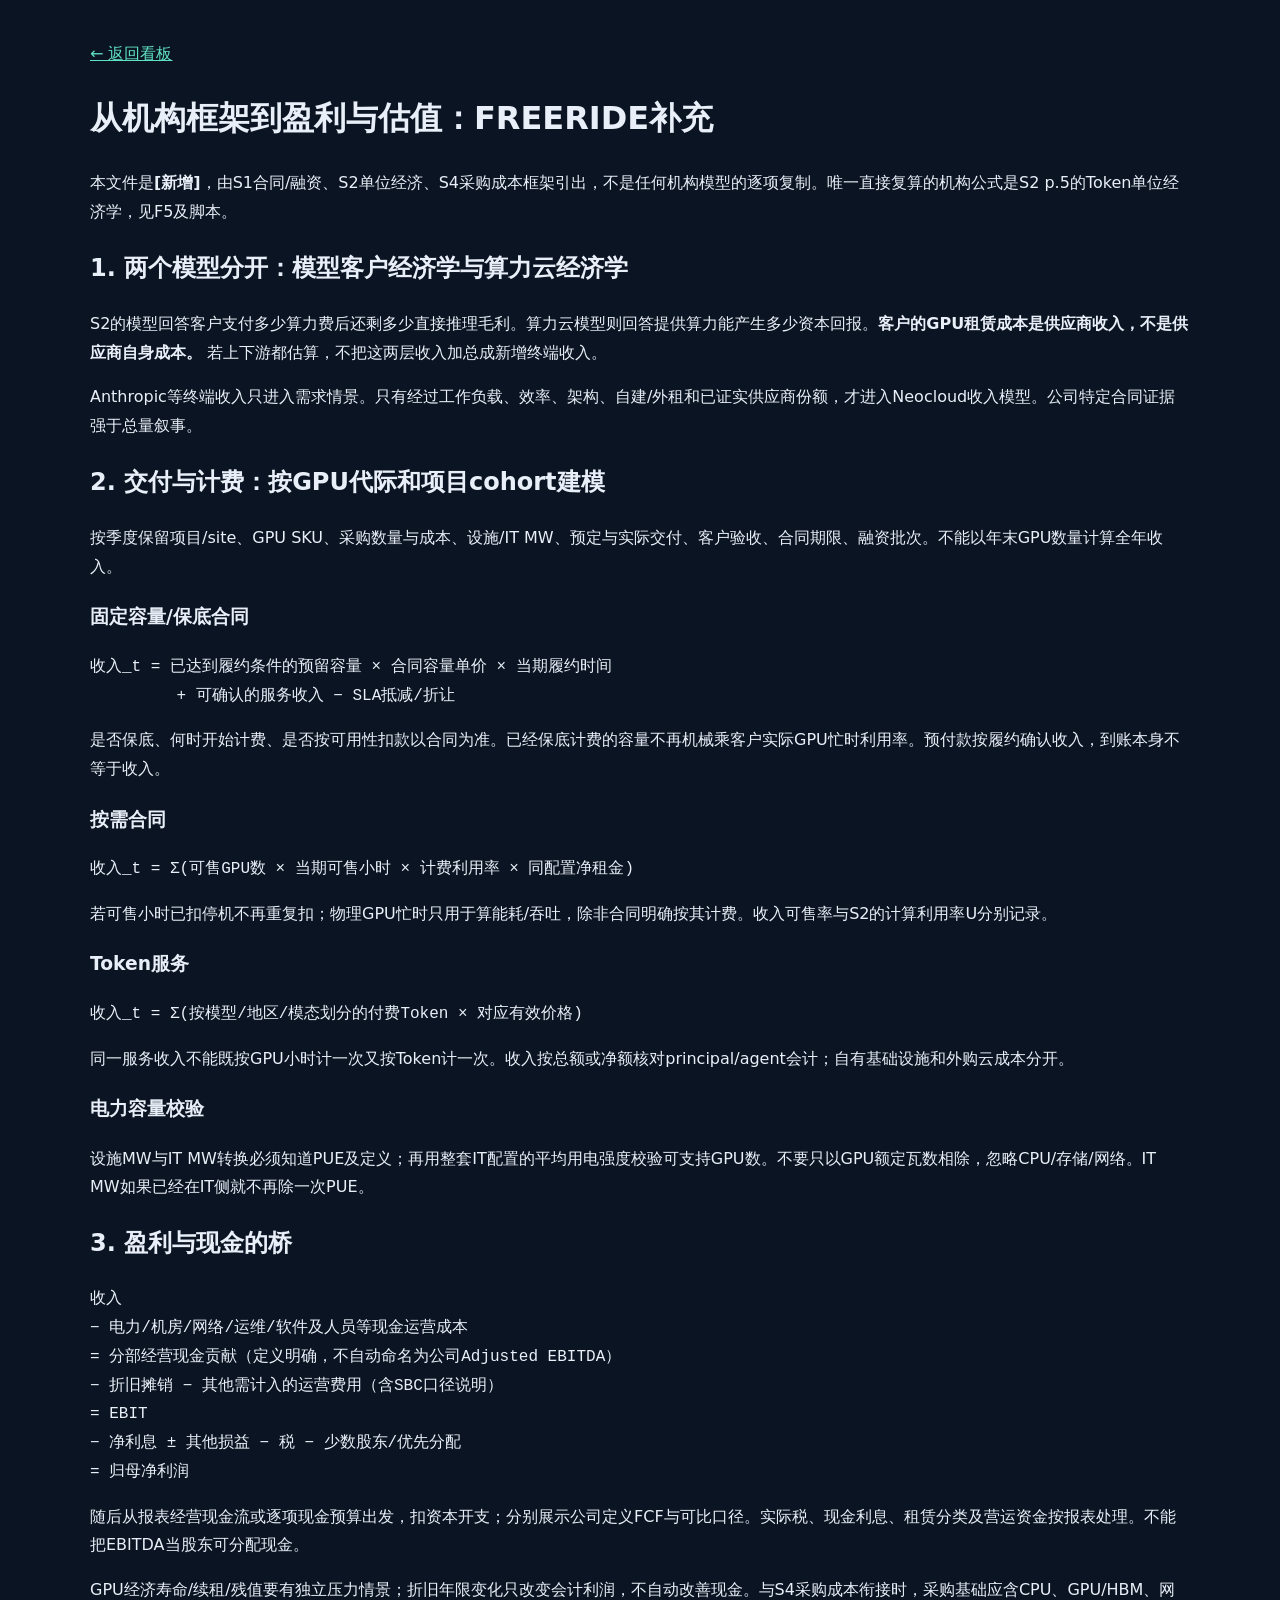
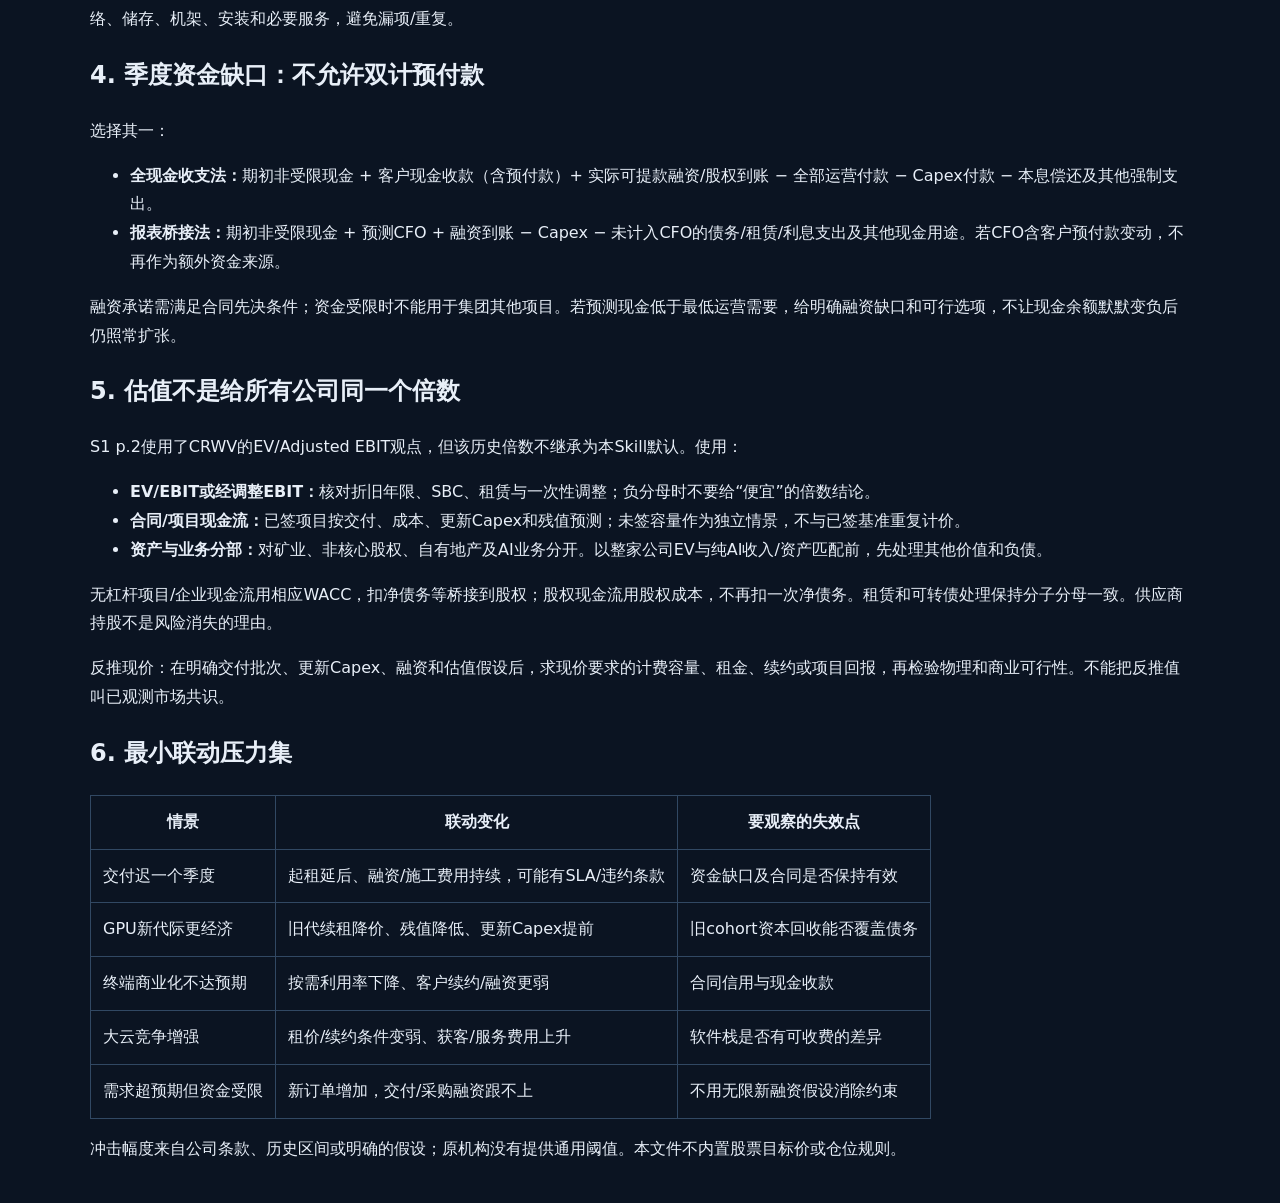
<file: references/model-bridge.html>
<!doctype html><html lang="zh-CN"><meta charset="utf-8"><meta name="viewport" content="width=device-width,initial-scale=1"><title>FREERIDE Research</title><style>body{max-width:1100px;margin:40px auto;padding:0 24px;background:#0b1422;color:#e8eff8;font:16px/1.8 system-ui,sans-serif}a{color:#5fe1c3}table{border-collapse:collapse;display:block;overflow:auto}td,th{padding:12px;border:1px solid #314863;min-width:140px}pre,code{white-space:pre-wrap;overflow-wrap:anywhere}blockquote{border-left:3px solid #efc776;margin-left:0;padding-left:16px}</style><a href="../index.html">← 返回看板</a><h1>从机构框架到盈利与估值：FREERIDE补充</h1>
<p>本文件是<strong>[新增]</strong>，由S1合同/融资、S2单位经济、S4采购成本框架引出，不是任何机构模型的逐项复制。唯一直接复算的机构公式是S2 p.5的Token单位经济学，见F5及脚本。</p>
<h2>1. 两个模型分开：模型客户经济学与算力云经济学</h2>
<p>S2的模型回答客户支付多少算力费后还剩多少直接推理毛利。算力云模型则回答提供算力能产生多少资本回报。<strong>客户的GPU租赁成本是供应商收入，不是供应商自身成本。</strong> 若上下游都估算，不把这两层收入加总成新增终端收入。</p>
<p>Anthropic等终端收入只进入需求情景。只有经过工作负载、效率、架构、自建/外租和已证实供应商份额，才进入Neocloud收入模型。公司特定合同证据强于总量叙事。</p>
<h2>2. 交付与计费：按GPU代际和项目cohort建模</h2>
<p>按季度保留项目/site、GPU SKU、采购数量与成本、设施/IT MW、预定与实际交付、客户验收、合同期限、融资批次。不能以年末GPU数量计算全年收入。</p>
<h3>固定容量/保底合同</h3>
<pre><code>收入_t = 已达到履约条件的预留容量 × 合同容量单价 × 当期履约时间
         + 可确认的服务收入 − SLA抵减/折让
</code></pre>
<p>是否保底、何时开始计费、是否按可用性扣款以合同为准。已经保底计费的容量不再机械乘客户实际GPU忙时利用率。预付款按履约确认收入，到账本身不等于收入。</p>
<h3>按需合同</h3>
<pre><code>收入_t = Σ(可售GPU数 × 当期可售小时 × 计费利用率 × 同配置净租金)
</code></pre>
<p>若可售小时已扣停机不再重复扣；物理GPU忙时只用于算能耗/吞吐，除非合同明确按其计费。收入可售率与S2的计算利用率U分别记录。</p>
<h3>Token服务</h3>
<pre><code>收入_t = Σ(按模型/地区/模态划分的付费Token × 对应有效价格)
</code></pre>
<p>同一服务收入不能既按GPU小时计一次又按Token计一次。收入按总额或净额核对principal/agent会计；自有基础设施和外购云成本分开。</p>
<h3>电力容量校验</h3>
<p>设施MW与IT MW转换必须知道PUE及定义；再用整套IT配置的平均用电强度校验可支持GPU数。不要只以GPU额定瓦数相除，忽略CPU/存储/网络。IT MW如果已经在IT侧就不再除一次PUE。</p>
<h2>3. 盈利与现金的桥</h2>
<pre><code>收入
− 电力/机房/网络/运维/软件及人员等现金运营成本
= 分部经营现金贡献（定义明确，不自动命名为公司Adjusted EBITDA）
− 折旧摊销 − 其他需计入的运营费用（含SBC口径说明）
= EBIT
− 净利息 ± 其他损益 − 税 − 少数股东/优先分配
= 归母净利润
</code></pre>
<p>随后从报表经营现金流或逐项现金预算出发，扣资本开支；分别展示公司定义FCF与可比口径。实际税、现金利息、租赁分类及营运资金按报表处理。不能把EBITDA当股东可分配现金。</p>
<p>GPU经济寿命/续租/残值要有独立压力情景；折旧年限变化只改变会计利润，不自动改善现金。与S4采购成本衔接时，采购基础应含CPU、GPU/HBM、网络、储存、机架、安装和必要服务，避免漏项/重复。</p>
<h2>4. 季度资金缺口：不允许双计预付款</h2>
<p>选择其一：</p>
<ul>
<li><strong>全现金收支法：</strong>期初非受限现金 + 客户现金收款（含预付款）+ 实际可提款融资/股权到账 − 全部运营付款 − Capex付款 − 本息偿还及其他强制支出。</li>
<li><strong>报表桥接法：</strong>期初非受限现金 + 预测CFO + 融资到账 − Capex − 未计入CFO的债务/租赁/利息支出及其他现金用途。若CFO含客户预付款变动，不再作为额外资金来源。</li>
</ul>
<p>融资承诺需满足合同先决条件；资金受限时不能用于集团其他项目。若预测现金低于最低运营需要，给明确融资缺口和可行选项，不让现金余额默默变负后仍照常扩张。</p>
<h2>5. 估值不是给所有公司同一个倍数</h2>
<p>S1 p.2使用了CRWV的EV/Adjusted EBIT观点，但该历史倍数不继承为本Skill默认。使用：</p>
<ul>
<li><strong>EV/EBIT或经调整EBIT：</strong>核对折旧年限、SBC、租赁与一次性调整；负分母时不要给“便宜”的倍数结论。</li>
<li><strong>合同/项目现金流：</strong>已签项目按交付、成本、更新Capex和残值预测；未签容量作为独立情景，不与已签基准重复计价。</li>
<li><strong>资产与业务分部：</strong>对矿业、非核心股权、自有地产及AI业务分开。以整家公司EV与纯AI收入/资产匹配前，先处理其他价值和负债。</li>
</ul>
<p>无杠杆项目/企业现金流用相应WACC，扣净债务等桥接到股权；股权现金流用股权成本，不再扣一次净债务。租赁和可转债处理保持分子分母一致。供应商持股不是风险消失的理由。</p>
<p>反推现价：在明确交付批次、更新Capex、融资和估值假设后，求现价要求的计费容量、租金、续约或项目回报，再检验物理和商业可行性。不能把反推值叫已观测市场共识。</p>
<h2>6. 最小联动压力集</h2>
<table>
<thead>
<tr>
<th>情景</th>
<th>联动变化</th>
<th>要观察的失效点</th>
</tr>
</thead>
<tbody>
<tr>
<td>交付迟一个季度</td>
<td>起租延后、融资/施工费用持续，可能有SLA/违约条款</td>
<td>资金缺口及合同是否保持有效</td>
</tr>
<tr>
<td>GPU新代际更经济</td>
<td>旧代续租降价、残值降低、更新Capex提前</td>
<td>旧cohort资本回收能否覆盖债务</td>
</tr>
<tr>
<td>终端商业化不达预期</td>
<td>按需利用率下降、客户续约/融资更弱</td>
<td>合同信用与现金收款</td>
</tr>
<tr>
<td>大云竞争增强</td>
<td>租价/续约条件变弱、获客/服务费用上升</td>
<td>软件栈是否有可收费的差异</td>
</tr>
<tr>
<td>需求超预期但资金受限</td>
<td>新订单增加，交付/采购融资跟不上</td>
<td>不用无限新融资假设消除约束</td>
</tr>
</tbody>
</table>
<p>冲击幅度来自公司条款、历史区间或明确的假设；原机构没有提供通用阈值。本文件不内置股票目标价或仓位规则。</p></html>
</file>
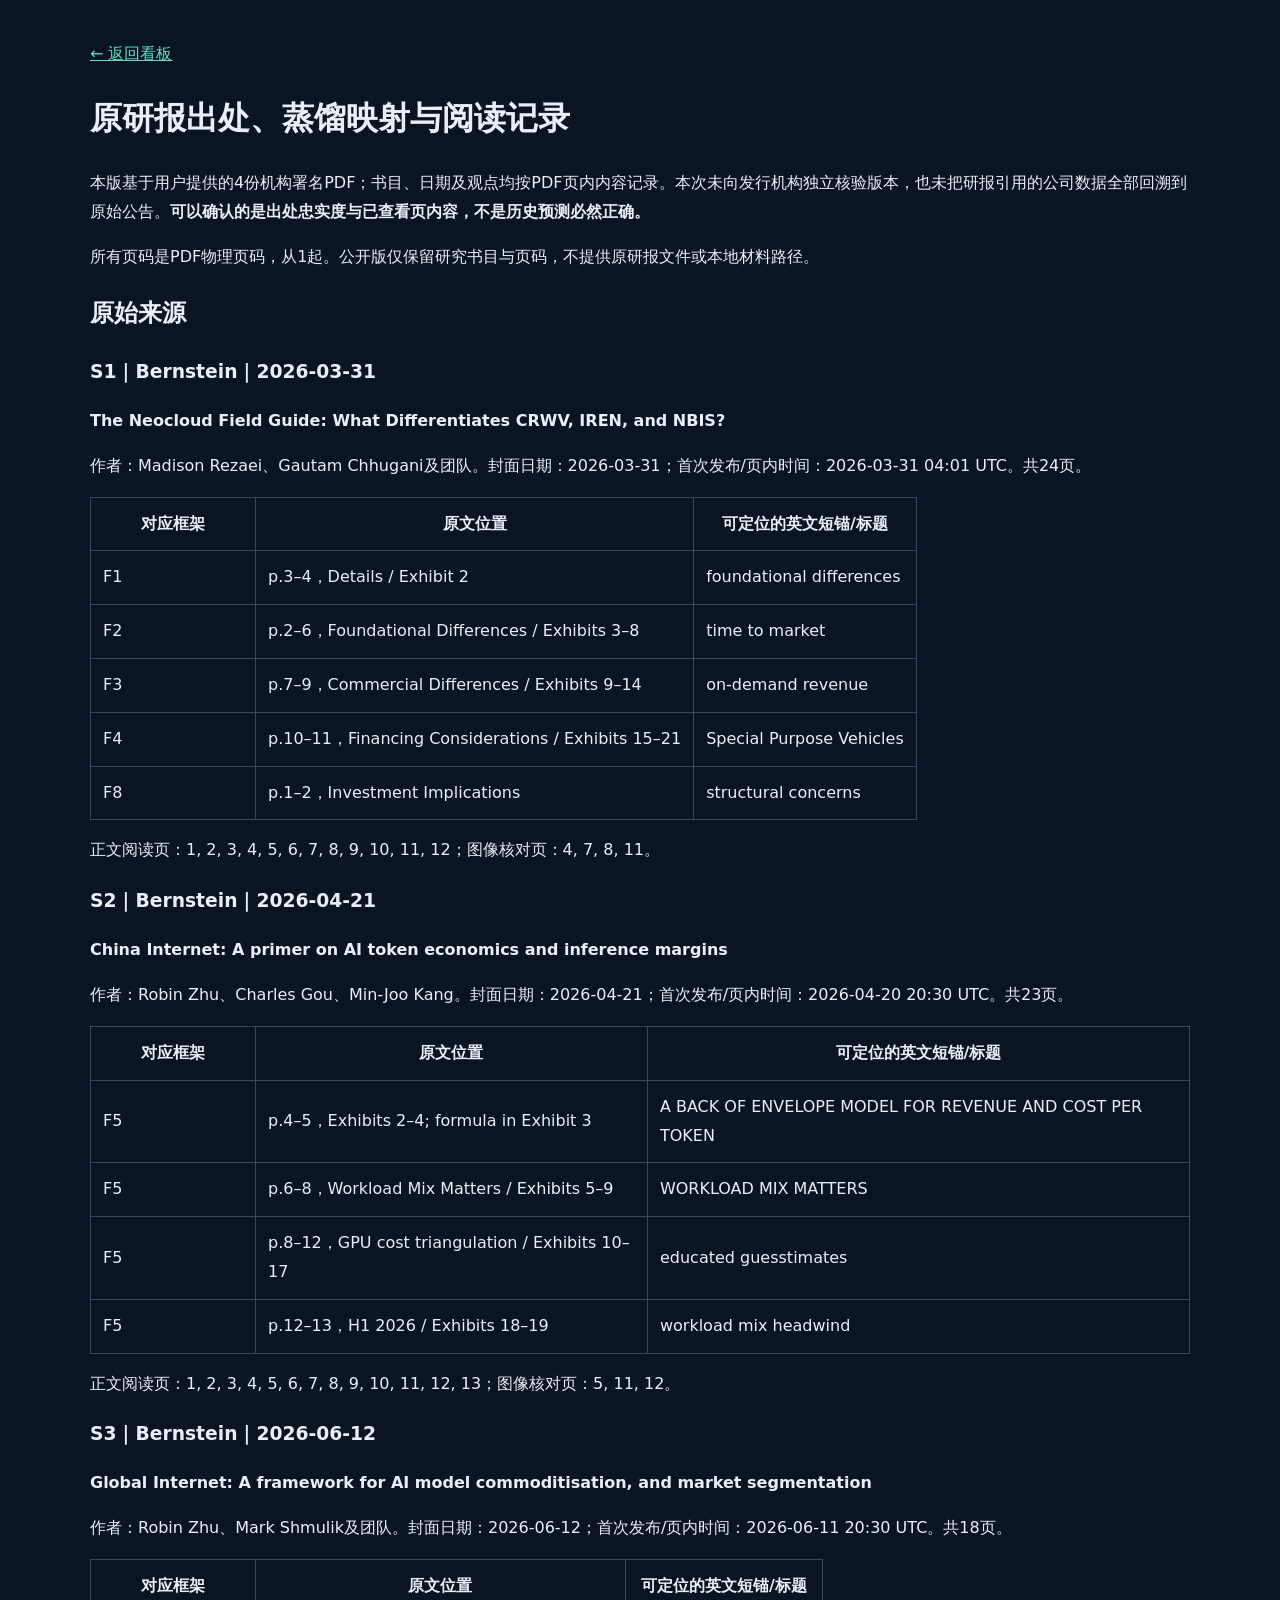
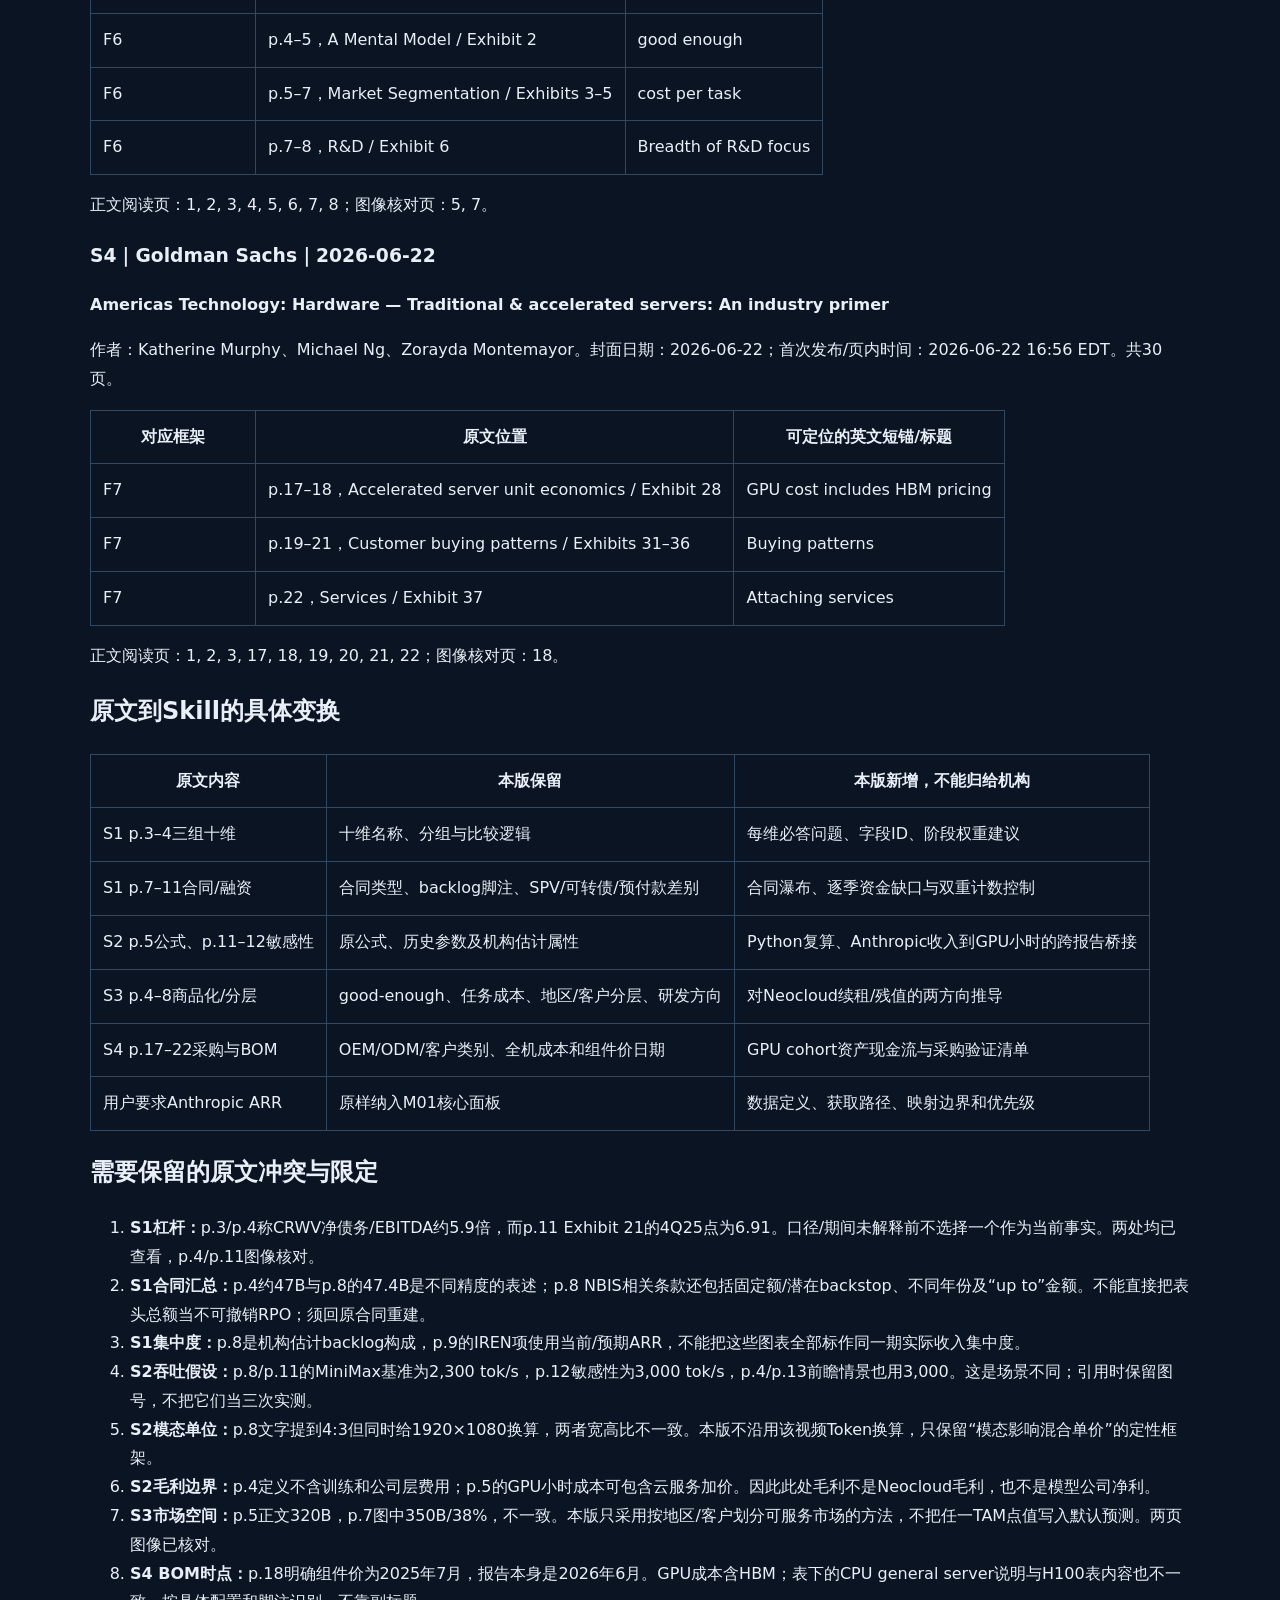
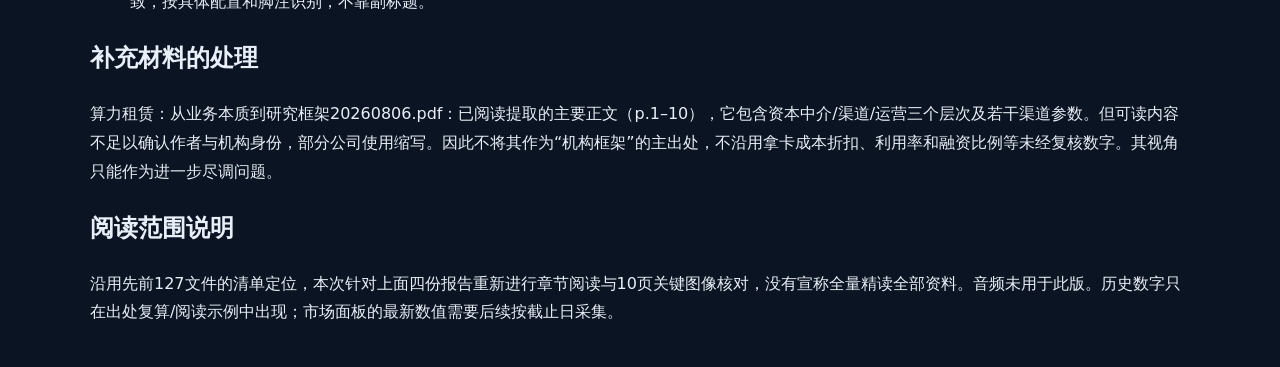
<file: references/sources.html>
<!doctype html><html lang="zh-CN"><meta charset="utf-8"><meta name="viewport" content="width=device-width,initial-scale=1"><title>FREERIDE Research</title><style>body{max-width:1100px;margin:40px auto;padding:0 24px;background:#0b1422;color:#e8eff8;font:16px/1.8 system-ui,sans-serif}a{color:#5fe1c3}table{border-collapse:collapse;display:block;overflow:auto}td,th{padding:12px;border:1px solid #314863;min-width:140px}pre,code{white-space:pre-wrap;overflow-wrap:anywhere}blockquote{border-left:3px solid #efc776;margin-left:0;padding-left:16px}</style><a href="../index.html">← 返回看板</a><h1>原研报出处、蒸馏映射与阅读记录</h1>
<p>本版基于用户提供的4份机构署名PDF；书目、日期及观点均按PDF页内内容记录。本次未向发行机构独立核验版本，也未把研报引用的公司数据全部回溯到原始公告。<strong>可以确认的是出处忠实度与已查看页内容，不是历史预测必然正确。</strong></p>
<p>所有页码是PDF物理页码，从1起。公开版仅保留研究书目与页码，不提供原研报文件或本地材料路径。</p>
<h2>原始来源</h2>
<h3>S1｜Bernstein｜2026-03-31</h3>
<p><strong>The Neocloud Field Guide: What Differentiates CRWV, IREN, and NBIS?</strong></p>
<p>作者：Madison Rezaei、Gautam Chhugani及团队。封面日期：2026-03-31；首次发布/页内时间：2026-03-31 04:01 UTC。共24页。</p>
<table>
<thead>
<tr>
<th>对应框架</th>
<th>原文位置</th>
<th>可定位的英文短锚/标题</th>
</tr>
</thead>
<tbody>
<tr>
<td>F1</td>
<td>p.3–4，Details / Exhibit 2</td>
<td>foundational differences</td>
</tr>
<tr>
<td>F2</td>
<td>p.2–6，Foundational Differences / Exhibits 3–8</td>
<td>time to market</td>
</tr>
<tr>
<td>F3</td>
<td>p.7–9，Commercial Differences / Exhibits 9–14</td>
<td>on-demand revenue</td>
</tr>
<tr>
<td>F4</td>
<td>p.10–11，Financing Considerations / Exhibits 15–21</td>
<td>Special Purpose Vehicles</td>
</tr>
<tr>
<td>F8</td>
<td>p.1–2，Investment Implications</td>
<td>structural concerns</td>
</tr>
</tbody>
</table>
<p>正文阅读页：1, 2, 3, 4, 5, 6, 7, 8, 9, 10, 11, 12；图像核对页：4, 7, 8, 11。</p>
<h3>S2｜Bernstein｜2026-04-21</h3>
<p><strong>China Internet: A primer on AI token economics and inference margins</strong></p>
<p>作者：Robin Zhu、Charles Gou、Min-Joo Kang。封面日期：2026-04-21；首次发布/页内时间：2026-04-20 20:30 UTC。共23页。</p>
<table>
<thead>
<tr>
<th>对应框架</th>
<th>原文位置</th>
<th>可定位的英文短锚/标题</th>
</tr>
</thead>
<tbody>
<tr>
<td>F5</td>
<td>p.4–5，Exhibits 2–4; formula in Exhibit 3</td>
<td>A BACK OF ENVELOPE MODEL FOR REVENUE AND COST PER TOKEN</td>
</tr>
<tr>
<td>F5</td>
<td>p.6–8，Workload Mix Matters / Exhibits 5–9</td>
<td>WORKLOAD MIX MATTERS</td>
</tr>
<tr>
<td>F5</td>
<td>p.8–12，GPU cost triangulation / Exhibits 10–17</td>
<td>educated guesstimates</td>
</tr>
<tr>
<td>F5</td>
<td>p.12–13，H1 2026 / Exhibits 18–19</td>
<td>workload mix headwind</td>
</tr>
</tbody>
</table>
<p>正文阅读页：1, 2, 3, 4, 5, 6, 7, 8, 9, 10, 11, 12, 13；图像核对页：5, 11, 12。</p>
<h3>S3｜Bernstein｜2026-06-12</h3>
<p><strong>Global Internet: A framework for AI model commoditisation, and market segmentation</strong></p>
<p>作者：Robin Zhu、Mark Shmulik及团队。封面日期：2026-06-12；首次发布/页内时间：2026-06-11 20:30 UTC。共18页。</p>
<table>
<thead>
<tr>
<th>对应框架</th>
<th>原文位置</th>
<th>可定位的英文短锚/标题</th>
</tr>
</thead>
<tbody>
<tr>
<td>F6</td>
<td>p.4–5，A Mental Model / Exhibit 2</td>
<td>good enough</td>
</tr>
<tr>
<td>F6</td>
<td>p.5–7，Market Segmentation / Exhibits 3–5</td>
<td>cost per task</td>
</tr>
<tr>
<td>F6</td>
<td>p.7–8，R&amp;D / Exhibit 6</td>
<td>Breadth of R&amp;D focus</td>
</tr>
</tbody>
</table>
<p>正文阅读页：1, 2, 3, 4, 5, 6, 7, 8；图像核对页：5, 7。</p>
<h3>S4｜Goldman Sachs｜2026-06-22</h3>
<p><strong>Americas Technology: Hardware — Traditional &amp; accelerated servers: An industry primer</strong></p>
<p>作者：Katherine Murphy、Michael Ng、Zorayda Montemayor。封面日期：2026-06-22；首次发布/页内时间：2026-06-22 16:56 EDT。共30页。</p>
<table>
<thead>
<tr>
<th>对应框架</th>
<th>原文位置</th>
<th>可定位的英文短锚/标题</th>
</tr>
</thead>
<tbody>
<tr>
<td>F7</td>
<td>p.17–18，Accelerated server unit economics / Exhibit 28</td>
<td>GPU cost includes HBM pricing</td>
</tr>
<tr>
<td>F7</td>
<td>p.19–21，Customer buying patterns / Exhibits 31–36</td>
<td>Buying patterns</td>
</tr>
<tr>
<td>F7</td>
<td>p.22，Services / Exhibit 37</td>
<td>Attaching services</td>
</tr>
</tbody>
</table>
<p>正文阅读页：1, 2, 3, 17, 18, 19, 20, 21, 22；图像核对页：18。</p>
<h2>原文到Skill的具体变换</h2>
<table>
<thead>
<tr>
<th>原文内容</th>
<th>本版保留</th>
<th>本版新增，不能归给机构</th>
</tr>
</thead>
<tbody>
<tr>
<td>S1 p.3–4三组十维</td>
<td>十维名称、分组与比较逻辑</td>
<td>每维必答问题、字段ID、阶段权重建议</td>
</tr>
<tr>
<td>S1 p.7–11合同/融资</td>
<td>合同类型、backlog脚注、SPV/可转债/预付款差别</td>
<td>合同瀑布、逐季资金缺口与双重计数控制</td>
</tr>
<tr>
<td>S2 p.5公式、p.11–12敏感性</td>
<td>原公式、历史参数及机构估计属性</td>
<td>Python复算、Anthropic收入到GPU小时的跨报告桥接</td>
</tr>
<tr>
<td>S3 p.4–8商品化/分层</td>
<td>good-enough、任务成本、地区/客户分层、研发方向</td>
<td>对Neocloud续租/残值的两方向推导</td>
</tr>
<tr>
<td>S4 p.17–22采购与BOM</td>
<td>OEM/ODM/客户类别、全机成本和组件价日期</td>
<td>GPU cohort资产现金流与采购验证清单</td>
</tr>
<tr>
<td>用户要求Anthropic ARR</td>
<td>原样纳入M01核心面板</td>
<td>数据定义、获取路径、映射边界和优先级</td>
</tr>
</tbody>
</table>
<h2>需要保留的原文冲突与限定</h2>
<ol>
<li><strong>S1杠杆：</strong>p.3/p.4称CRWV净债务/EBITDA约5.9倍，而p.11 Exhibit 21的4Q25点为6.91。口径/期间未解释前不选择一个作为当前事实。两处均已查看，p.4/p.11图像核对。</li>
<li><strong>S1合同汇总：</strong>p.4约47B与p.8的47.4B是不同精度的表述；p.8 NBIS相关条款还包括固定额/潜在backstop、不同年份及“up to”金额。不能直接把表头总额当不可撤销RPO；须回原合同重建。</li>
<li><strong>S1集中度：</strong>p.8是机构估计backlog构成，p.9的IREN项使用当前/预期ARR，不能把这些图表全部标作同一期实际收入集中度。</li>
<li><strong>S2吞吐假设：</strong>p.8/p.11的MiniMax基准为2,300 tok/s，p.12敏感性为3,000 tok/s，p.4/p.13前瞻情景也用3,000。这是场景不同；引用时保留图号，不把它们当三次实测。</li>
<li><strong>S2模态单位：</strong>p.8文字提到4:3但同时给1920×1080换算，两者宽高比不一致。本版不沿用该视频Token换算，只保留“模态影响混合单价”的定性框架。</li>
<li><strong>S2毛利边界：</strong>p.4定义不含训练和公司层费用；p.5的GPU小时成本可包含云服务加价。因此此处毛利不是Neocloud毛利，也不是模型公司净利。</li>
<li><strong>S3市场空间：</strong>p.5正文320B，p.7图中350B/38%，不一致。本版只采用按地区/客户划分可服务市场的方法，不把任一TAM点值写入默认预测。两页图像已核对。</li>
<li><strong>S4 BOM时点：</strong>p.18明确组件价为2025年7月，报告本身是2026年6月。GPU成本含HBM；表下的CPU general server说明与H100表内容也不一致，按具体配置和脚注识别，不靠副标题。</li>
</ol>
<h2>补充材料的处理</h2>
<p>算力租赁：从业务本质到研究框架20260806.pdf：已阅读提取的主要正文（p.1–10），它包含资本中介/渠道/运营三个层次及若干渠道参数。但可读内容不足以确认作者与机构身份，部分公司使用缩写。因此不将其作为“机构框架”的主出处，不沿用拿卡成本折扣、利用率和融资比例等未经复核数字。其视角只能作为进一步尽调问题。</p>
<h2>阅读范围说明</h2>
<p>沿用先前127文件的清单定位，本次针对上面四份报告重新进行章节阅读与10页关键图像核对，没有宣称全量精读全部资料。音频未用于此版。历史数字只在出处复算/阅读示例中出现；市场面板的最新数值需要后续按截止日采集。</p></html>
</file>
